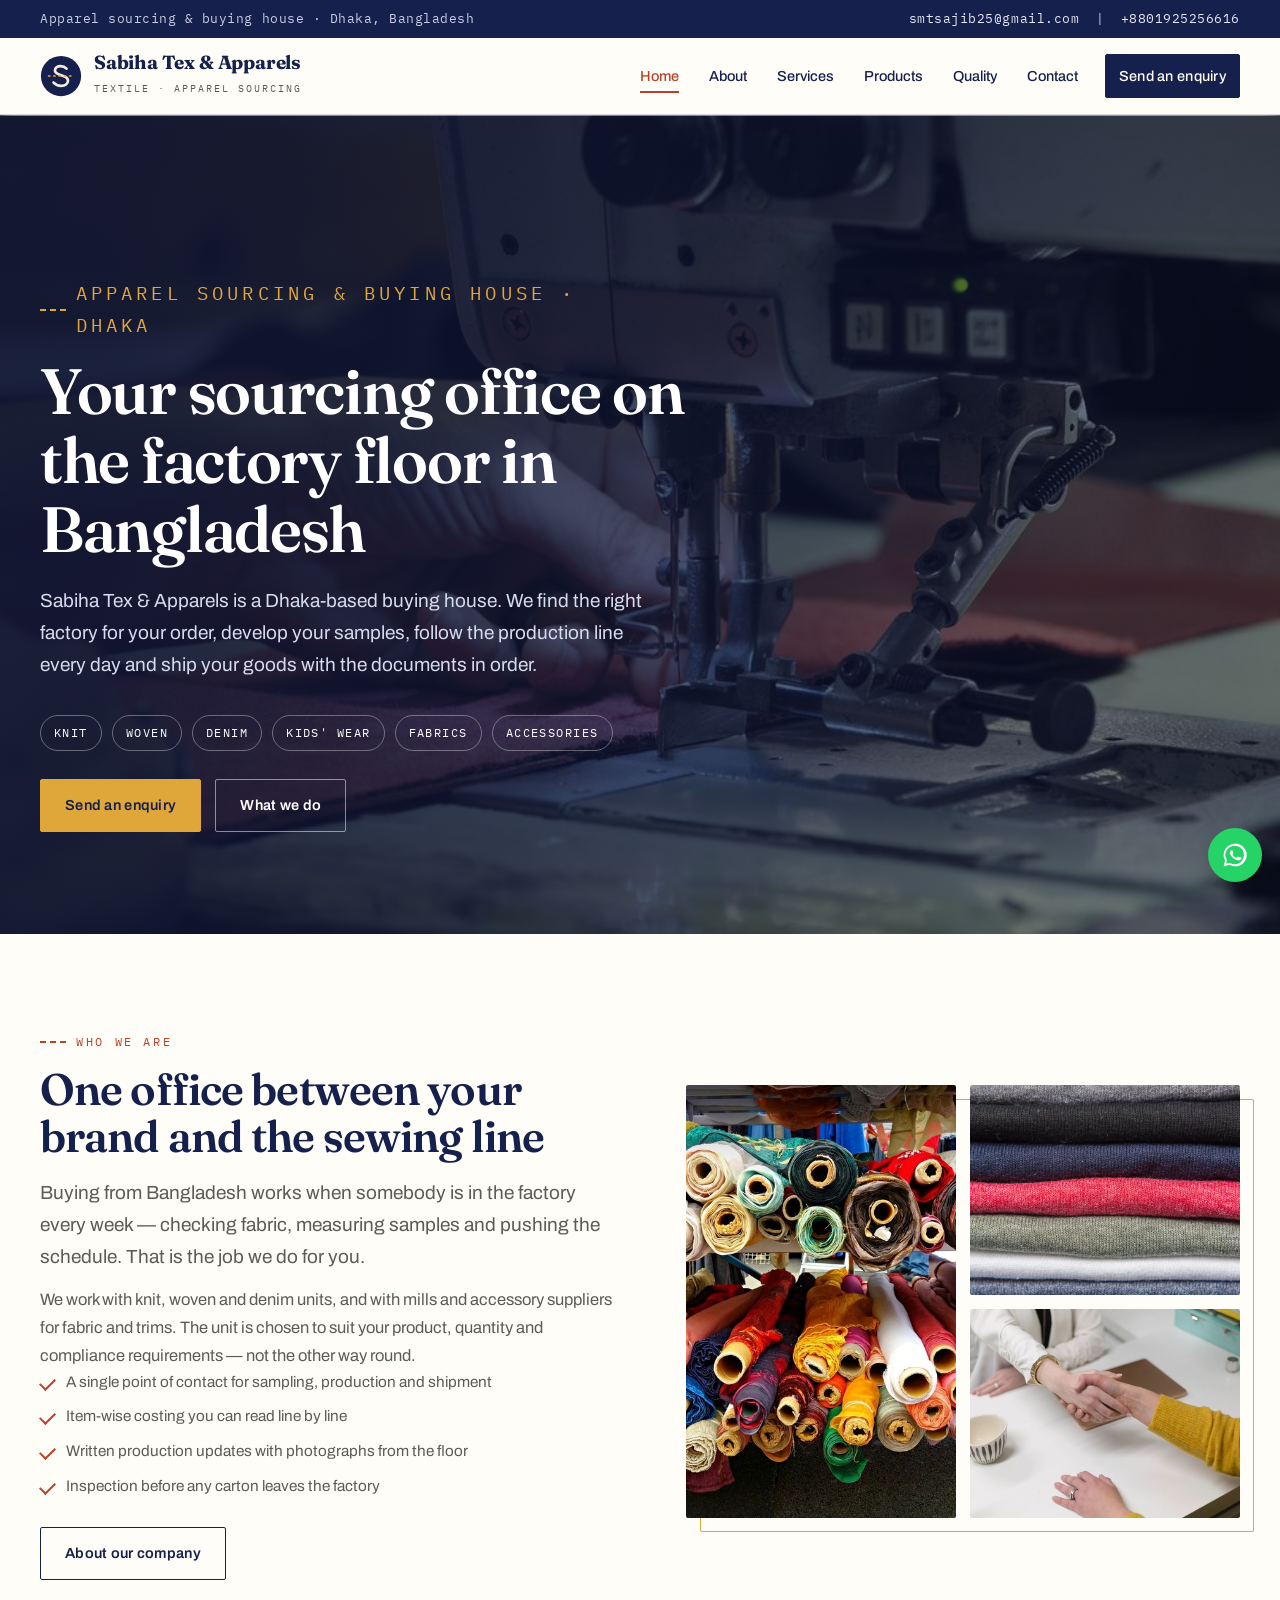
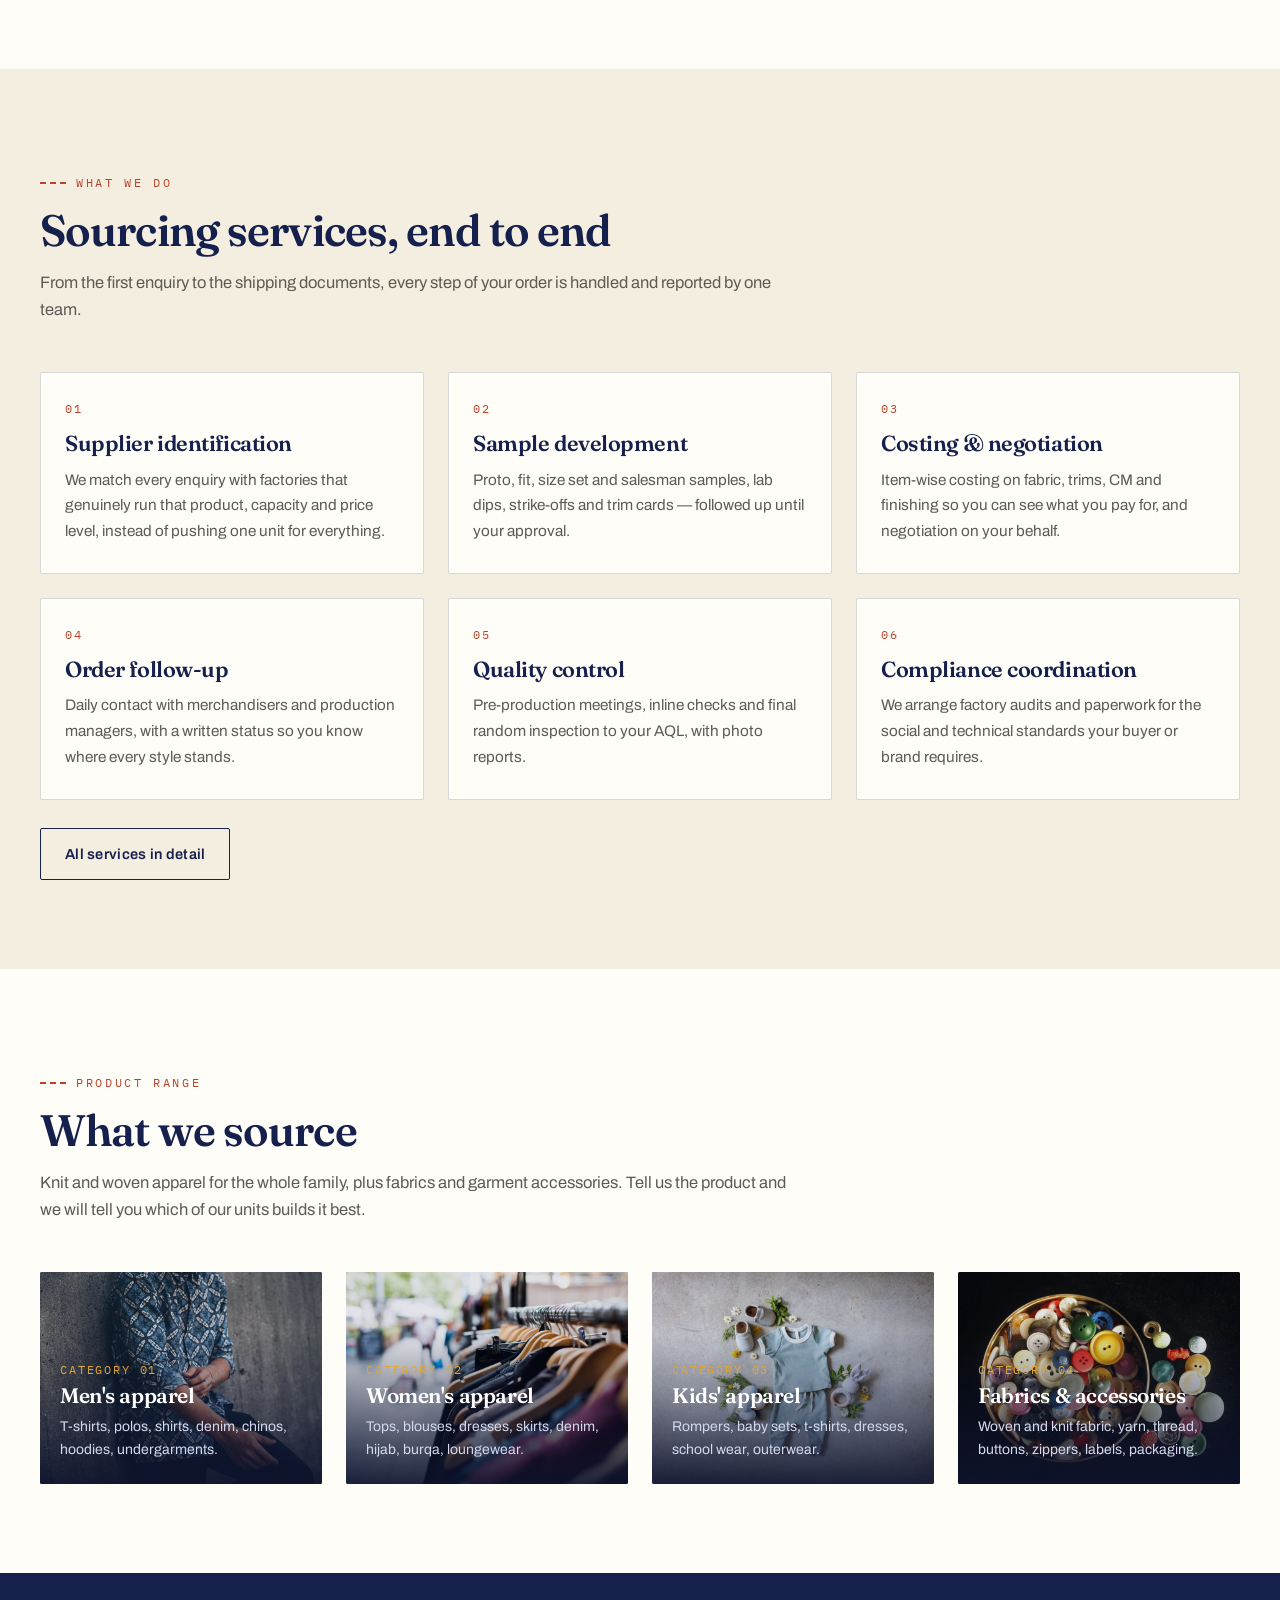
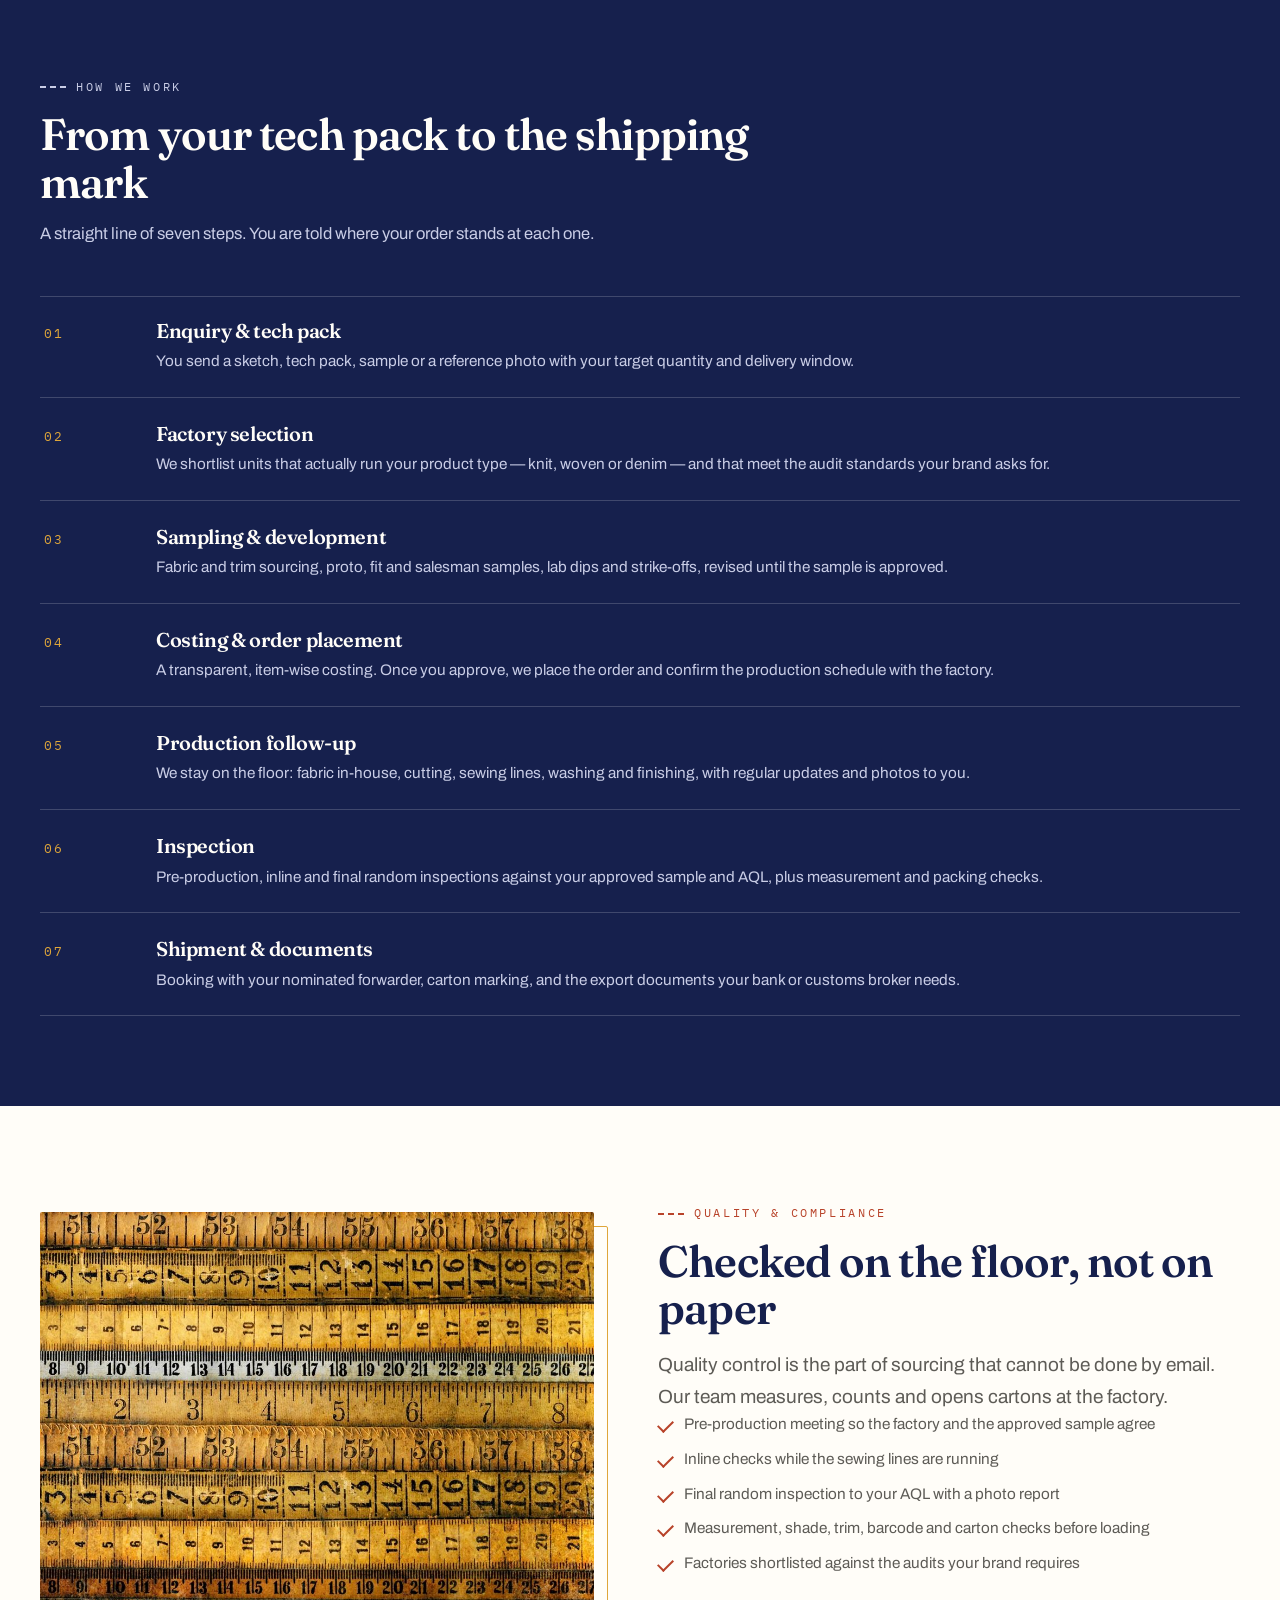
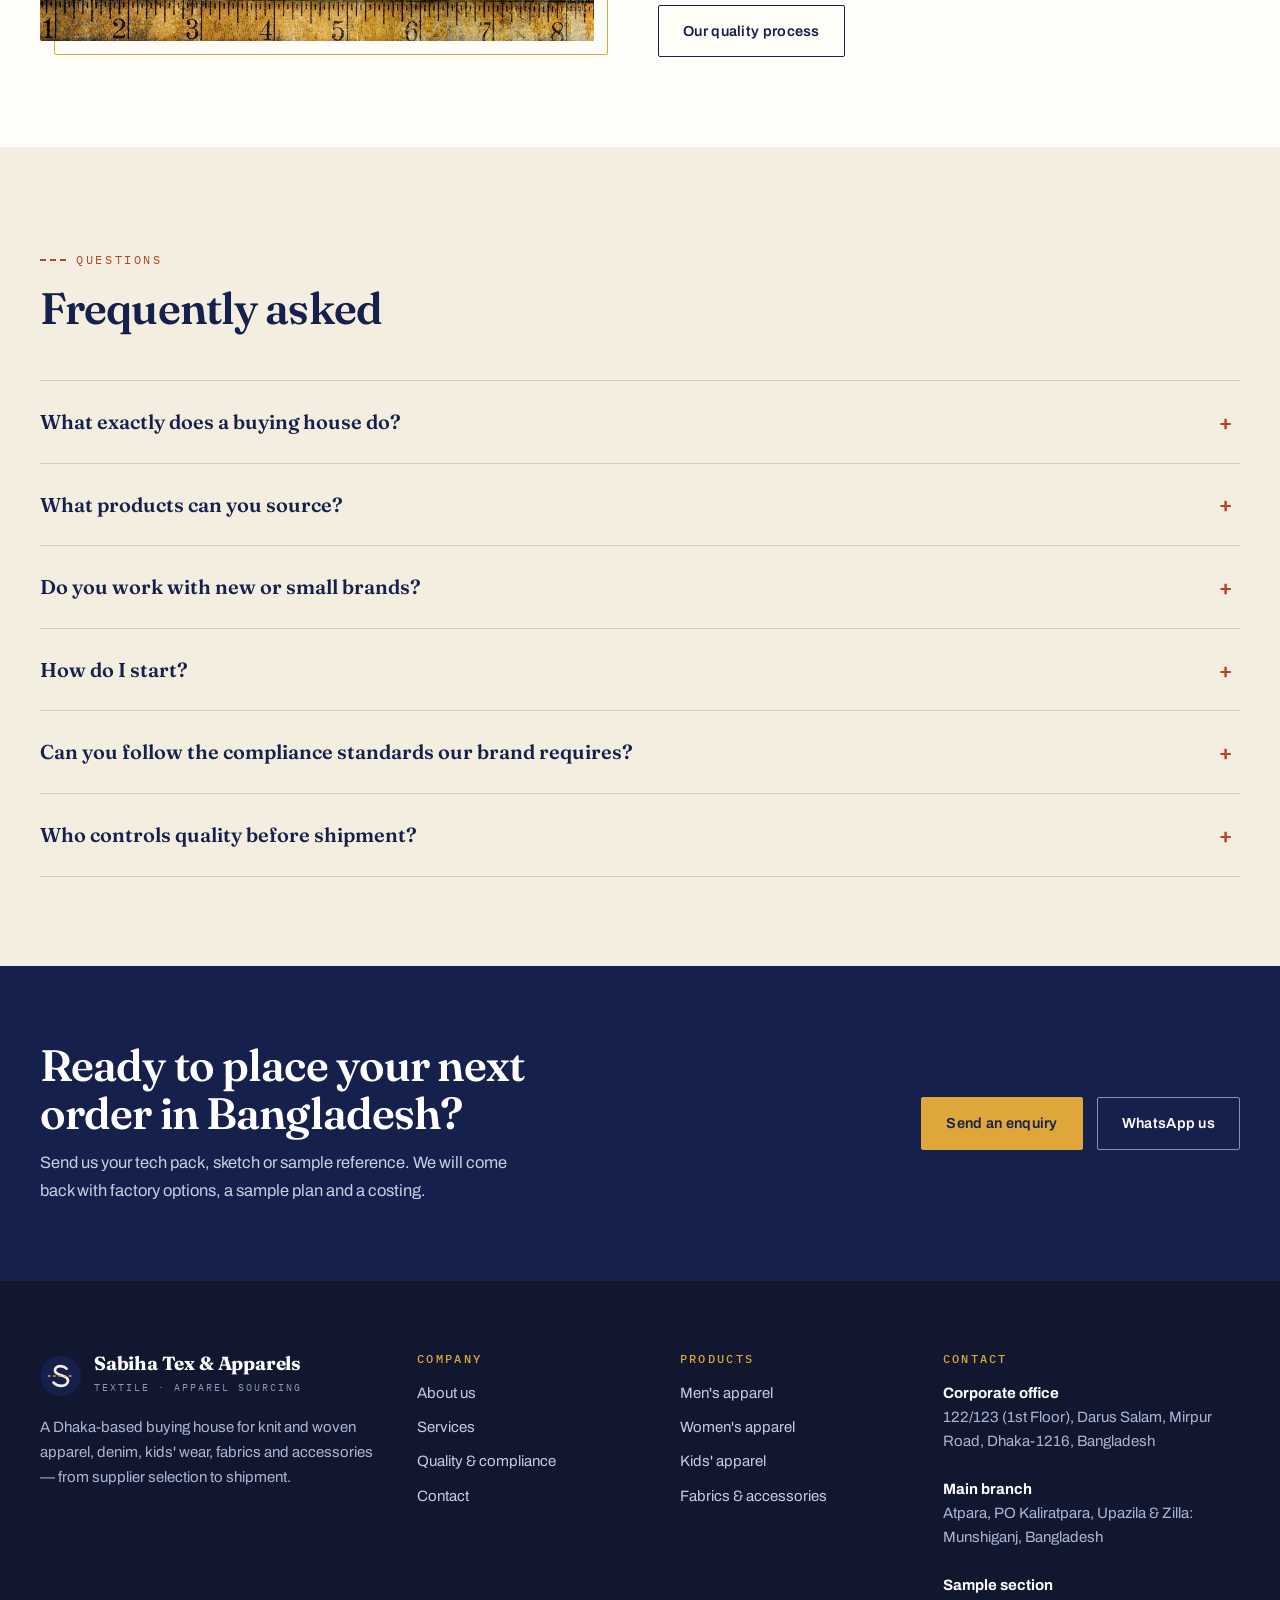
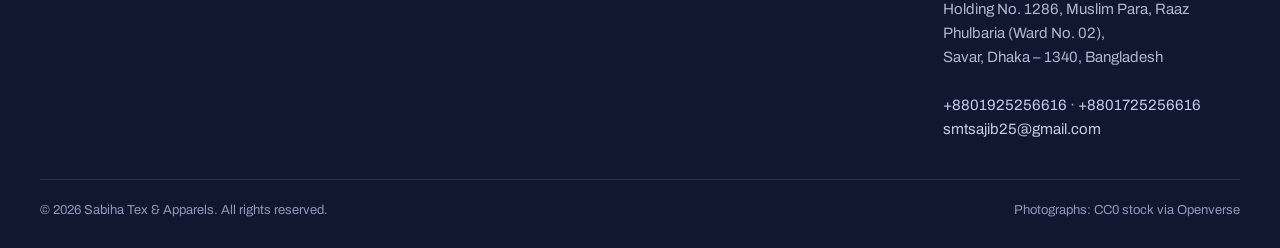
<file: index.html>
<!doctype html>
<html lang="en">
<head>
<meta charset="utf-8" />
<meta name="viewport" content="width=device-width, initial-scale=1" />
<title>Sabiha Tex & Apparels — Apparel Sourcing &amp; Buying House in Bangladesh</title>
<meta name="description" content="Sabiha Tex &amp; Apparels is a Dhaka-based apparel sourcing and buying house: supplier selection, sampling, costing, production follow-up, quality inspection and shipment for knit, woven and denim apparel, kids' wear, fabrics and accessories." />
<link rel="canonical" href="https://www.sabihatexandapparels.com/index.html" />
<meta name="theme-color" content="#16204d" />
<meta property="og:type" content="website" />
<meta property="og:site_name" content="Sabiha Tex &amp; Apparels" />
<meta property="og:title" content="Sabiha Tex & Apparels — Apparel Sourcing &amp; Buying House in Bangladesh" />
<meta property="og:description" content="Sabiha Tex &amp; Apparels is a Dhaka-based apparel sourcing and buying house: supplier selection, sampling, costing, production follow-up, quality inspection and shipment for knit, woven and denim apparel, kids' wear, fabrics and accessories." />
<meta property="og:url" content="https://www.sabihatexandapparels.com/index.html" />
<meta property="og:image" content="https://www.sabihatexandapparels.com/assets/img/hero-sewing.jpg" />
<meta name="twitter:card" content="summary_large_image" />
<link rel="icon" href="favicon.svg" type="image/svg+xml" />
<link rel="preconnect" href="https://fonts.googleapis.com" />
<link rel="preconnect" href="https://fonts.gstatic.com" crossorigin />
<link href="https://fonts.googleapis.com/css2?family=Archivo:wght@400;500;600&family=Fraunces:opsz,wght@9..144,500;9..144,600;9..144,700&family=IBM+Plex+Mono:wght@400;500&display=swap" rel="stylesheet" />
<link rel="stylesheet" href="assets/css/style.css" />
<script type="application/ld+json">
{
  "@context": "https://schema.org",
  "@type": "Organization",
  "name": "Sabiha Tex & Apparels",
  "url": "https://www.sabihatexandapparels.com/",
  "logo": "https://www.sabihatexandapparels.com/favicon.svg",
  "image": "https://www.sabihatexandapparels.com/assets/img/hero-sewing.jpg",
  "description": "Apparel and textile sourcing buying house in Dhaka, Bangladesh. Supplier selection, sampling, production follow-up, quality inspection and shipment.",
  "email": "smtsajib25@gmail.com",
  "telephone": ["+8801925256616", "+8801725256616"],
  "address": [
    {"@type": "PostalAddress", "streetAddress": "122/123 (1st Floor), Darus Salam, Mirpur Road", "addressLocality": "Dhaka", "postalCode": "1216", "addressCountry": "BD"},
    {"@type": "PostalAddress", "streetAddress": "Atpara, PO Kaliratpara", "addressLocality": "Munshiganj", "addressCountry": "BD"},
    {"@type": "PostalAddress", "streetAddress": "Holding No. 1286, Muslim Para, Raaz Phulbaria (Ward No. 02)", "addressLocality": "Savar, Dhaka", "postalCode": "1340", "addressCountry": "BD"}
  ],
  "areaServed": "Worldwide",
  "knowsAbout": ["apparel sourcing", "buying house", "knit garments", "woven garments", "denim", "kids wear", "fabrics and garment accessories"]
}
</script>
<script type="application/ld+json">
{"@context": "https://schema.org", "@type": "FAQPage", "mainEntity": [{"@type": "Question", "name": "What exactly does a buying house do?", "acceptedAnswer": {"@type": "Answer", "text": "We work on the buyer's side. You tell us what you want made; we find the right factory, develop the samples, negotiate the price, watch production on the floor, inspect the goods and get them shipped. You deal with one office in Dhaka instead of chasing several factories."}}, {"@type": "Question", "name": "What products can you source?", "acceptedAnswer": {"@type": "Answer", "text": "Knit and woven garments for men, women and kids  t-shirts, polos, shirts, jeans and denim, chinos, shorts, hoodies, undergarments, hijab and burqa, kids' rompers and outerwear  plus fabrics, yarn, trims and garment accessories."}}, {"@type": "Question", "name": "Do you work with new or small brands?", "acceptedAnswer": {"@type": "Answer", "text": "Yes. Quantities, fabric and finishing decide which factory fits, so send your details and we will tell you honestly whether we can place the order well."}}, {"@type": "Question", "name": "How do I start?", "acceptedAnswer": {"@type": "Answer", "text": "Send a tech pack, sketch, photo or physical sample with your target quantity, fabric and delivery date to smtsajib25@gmail.com or message us on WhatsApp. We reply with factory options and a sample plan."}}, {"@type": "Question", "name": "Can you follow the compliance standards our brand requires?", "acceptedAnswer": {"@type": "Answer", "text": "Yes. Tell us which audits and standards you need the factory to hold  for example BSCI, Sedex, WRAP, OEKO-TEX or GOTS  and we shortlist units accordingly and share their current certificates."}}, {"@type": "Question", "name": "Who controls quality before shipment?", "acceptedAnswer": {"@type": "Answer", "text": "Our own team inspects at the factory: pre-production, during the sewing run and a final random inspection against the approved sample and your AQL, with a written and photo report before the goods leave."}}]}
</script>
</head>
<body>
<div class="topbar">
  <div class="wrap">
    <span>Apparel sourcing &amp; buying house &middot; Dhaka, Bangladesh</span>
    <span><a href="mailto:smtsajib25@gmail.com">smtsajib25@gmail.com</a> &nbsp;|&nbsp; <a href="tel:+8801925256616">+8801925256616</a></span>
  </div>
</div>

<header class="site">
  <div class="wrap">
    <a class="brand" href="index.html" aria-label="Sabiha Tex &amp; Apparels — home">
      <svg viewBox="0 0 48 48" aria-hidden="true">
        <circle cx="24" cy="24" r="23" fill="#16204d"/>
        <path d="M15.5 31.5c2.5 2.7 5.4 3.7 8.8 3.7 4.4 0 7.7-2.3 7.7-6 0-7.3-14.9-4.8-14.9-11.5 0-2.9 2.7-4.9 6.4-4.9 2.8 0 5.1 1 6.8 2.8" fill="none" stroke="#f4eee0" stroke-width="3.1" stroke-linecap="round"/>
        <path d="M9 24h30" stroke="#dfa63a" stroke-width="1.9" stroke-dasharray="3 3"/>
      </svg>
      <span><b>Sabiha Tex &amp; Apparels</b><small>Textile &middot; Apparel Sourcing</small></span>
    </a>
    <button class="burger" aria-expanded="false" aria-controls="menu" aria-label="Menu">
      <span></span><span></span><span></span>
    </button>
    <nav class="main" id="menu">
      <a href="index.html" aria-current="page">Home</a>
      <a href="about.html">About</a>
      <a href="services.html">Services</a>
      <a href="products.html">Products</a>
      <a href="quality.html">Quality</a>
      <a href="contact.html">Contact</a>
      <a class="btn nav-cta" href="contact.html">Send an enquiry</a>
    </nav>
  </div>
</header>

<section class="hero">
  <img class="bg" src="assets/img/hero-sewing.jpg" alt="" />
  <div class="wrap">
    <p class="eyebrow light">Apparel sourcing &amp; buying house &middot; Dhaka</p>
    <h1>Your sourcing office on the factory floor in Bangladesh</h1>
    <p>Sabiha Tex &amp; Apparels is a Dhaka-based buying house. We find the right factory for your order, develop your samples, follow the production line every day and ship your goods with the documents in order.</p>
    <div class="chips"><span>Knit</span><span>Woven</span><span>Denim</span><span>Kids' wear</span><span>Fabrics</span><span>Accessories</span></div>
    <div class="btn-row"><a class="btn light" href="contact.html">Send an enquiry</a><a class="btn outline-light" href="services.html">What we do</a></div>
  </div>
</section>

<section class="section">
  <div class="wrap split">
    <div class="reveal">
      <p class="eyebrow">Who we are</p>
      <h2>One office between your brand and the sewing line</h2>
      <p class="lede" style="margin-top:16px">Buying from Bangladesh works when somebody is in the factory every week &mdash; checking fabric, measuring samples and pushing the schedule. That is the job we do for you.</p>
      <p style="margin-top:14px">We work with knit, woven and denim units, and with mills and accessory suppliers for fabric and trims. The unit is chosen to suit your product, quantity and compliance requirements &mdash; not the other way round.</p>
      <ul class="ticks"><li>A single point of contact for sampling, production and shipment</li><li>Item-wise costing you can read line by line</li><li>Written production updates with photographs from the floor</li><li>Inspection before any carton leaves the factory</li></ul>
      <div class="btn-row"><a class="btn ghost" href="about.html">About our company</a></div>
    </div>
    <figure class="reveal">
      <div class="stack-img">
        <img src="assets/img/fabric-rolls.jpg" alt="Rolls of fabric stacked in a textile warehouse" loading="lazy" />
        <img src="assets/img/tshirts-folded.jpg" alt="Stack of folded t-shirts" loading="lazy" />
        <img src="assets/img/handshake.jpg" alt="Two people shaking hands over a meeting table" loading="lazy" />
      </div>
    </figure>
  </div>
</section>

<section class="section tint">
  <div class="wrap">
    <div class="section-head reveal">
      <p class="eyebrow">What we do</p>
      <h2>Sourcing services, end to end</h2>
      <p>From the first enquiry to the shipping documents, every step of your order is handled and reported by one team.</p>
    </div>
    <div class="grid g3">
  <article class="card reveal" style="transition-delay:70ms">
    <span class="num">01</span>
    <h3>Supplier identification</h3>
    <p>We match every enquiry with factories that genuinely run that product, capacity and price level, instead of pushing one unit for everything.</p>
  </article>
  <article class="card reveal" style="transition-delay:140ms">
    <span class="num">02</span>
    <h3>Sample development</h3>
    <p>Proto, fit, size set and salesman samples, lab dips, strike-offs and trim cards &mdash; followed up until your approval.</p>
  </article>
  <article class="card reveal" style="transition-delay:210ms">
    <span class="num">03</span>
    <h3>Costing &amp; negotiation</h3>
    <p>Item-wise costing on fabric, trims, CM and finishing so you can see what you pay for, and negotiation on your behalf.</p>
  </article>
  <article class="card reveal" style="transition-delay:0ms">
    <span class="num">04</span>
    <h3>Order follow-up</h3>
    <p>Daily contact with merchandisers and production managers, with a written status so you know where every style stands.</p>
  </article>
  <article class="card reveal" style="transition-delay:70ms">
    <span class="num">05</span>
    <h3>Quality control</h3>
    <p>Pre-production meetings, inline checks and final random inspection to your AQL, with photo reports.</p>
  </article>
  <article class="card reveal" style="transition-delay:140ms">
    <span class="num">06</span>
    <h3>Compliance coordination</h3>
    <p>We arrange factory audits and paperwork for the social and technical standards your buyer or brand requires.</p>
  </article>
</div>
    <div class="btn-row"><a class="btn ghost" href="services.html">All services in detail</a></div>
  </div>
</section>

<section class="section">
  <div class="wrap">
    <div class="section-head reveal">
      <p class="eyebrow">Product range</p>
      <h2>What we source</h2>
      <p>Knit and woven apparel for the whole family, plus fabrics and garment accessories. Tell us the product and we will tell you which of our units builds it best.</p>
    </div>
    <div class="grid g4">
  <a class="mcard reveal" style="transition-delay:0ms" href="mens.html">
    <img src="assets/img/mens-model.jpg" alt="Men's apparel" loading="lazy" />
    <div class="cap"><span>Category 01</span><h3>Men's apparel</h3><p>T-shirts, polos, shirts, denim, chinos, hoodies, undergarments.</p></div>
  </a>
  <a class="mcard reveal" style="transition-delay:80ms" href="womens.html">
    <img src="assets/img/womens-hangers.jpg" alt="Women's apparel" loading="lazy" />
    <div class="cap"><span>Category 02</span><h3>Women's apparel</h3><p>Tops, blouses, dresses, skirts, denim, hijab, burqa, loungewear.</p></div>
  </a>
  <a class="mcard reveal" style="transition-delay:160ms" href="kids.html">
    <img src="assets/img/kids-baby.jpg" alt="Kids' apparel" loading="lazy" />
    <div class="cap"><span>Category 03</span><h3>Kids' apparel</h3><p>Rompers, baby sets, t-shirts, dresses, school wear, outerwear.</p></div>
  </a>
  <a class="mcard reveal" style="transition-delay:240ms" href="fabrics-accessories.html">
    <img src="assets/img/trims.jpg" alt="Fabrics &amp; accessories" loading="lazy" />
    <div class="cap"><span>Category 04</span><h3>Fabrics &amp; accessories</h3><p>Woven and knit fabric, yarn, thread, buttons, zippers, labels, packaging.</p></div>
  </a>
</div>
  </div>
</section>

<section class="section ink">
  <div class="wrap">
    <div class="section-head reveal">
      <p class="eyebrow light">How we work</p>
      <h2>From your tech pack to the shipping mark</h2>
      <p>A straight line of seven steps. You are told where your order stands at each one.</p>
    </div>
    <ol class="steps">
  <li class="reveal"><span class="idx">01</span><div><h3>Enquiry &amp; tech pack</h3><p>You send a sketch, tech pack, sample or a reference photo with your target quantity and delivery window.</p></div></li>
  <li class="reveal"><span class="idx">02</span><div><h3>Factory selection</h3><p>We shortlist units that actually run your product type &mdash; knit, woven or denim &mdash; and that meet the audit standards your brand asks for.</p></div></li>
  <li class="reveal"><span class="idx">03</span><div><h3>Sampling &amp; development</h3><p>Fabric and trim sourcing, proto, fit and salesman samples, lab dips and strike-offs, revised until the sample is approved.</p></div></li>
  <li class="reveal"><span class="idx">04</span><div><h3>Costing &amp; order placement</h3><p>A transparent, item-wise costing. Once you approve, we place the order and confirm the production schedule with the factory.</p></div></li>
  <li class="reveal"><span class="idx">05</span><div><h3>Production follow-up</h3><p>We stay on the floor: fabric in-house, cutting, sewing lines, washing and finishing, with regular updates and photos to you.</p></div></li>
  <li class="reveal"><span class="idx">06</span><div><h3>Inspection</h3><p>Pre-production, inline and final random inspections against your approved sample and AQL, plus measurement and packing checks.</p></div></li>
  <li class="reveal"><span class="idx">07</span><div><h3>Shipment &amp; documents</h3><p>Booking with your nominated forwarder, carton marking, and the export documents your bank or customs broker needs.</p></div></li>
</ol>
  </div>
</section>

<section class="section">
  <div class="wrap split rev">
    <div class="reveal">
      <p class="eyebrow">Quality &amp; compliance</p>
      <h2>Checked on the floor, not on paper</h2>
      <p class="lede" style="margin-top:16px">Quality control is the part of sourcing that cannot be done by email. Our team measures, counts and opens cartons at the factory.</p>
      <ul class="ticks"><li>Pre-production meeting so the factory and the approved sample agree</li><li>Inline checks while the sewing lines are running</li><li>Final random inspection to your AQL with a photo report</li><li>Measurement, shade, trim, barcode and carton checks before loading</li><li>Factories shortlisted against the audits your brand requires</li></ul>
      <div class="btn-row"><a class="btn ghost" href="quality.html">Our quality process</a></div>
    </div>
    <figure class="reveal"><img src="assets/img/measuring.jpg" alt="Measuring tapes used for garment inspection" loading="lazy" /></figure>
  </div>
</section>

<section class="section tint">
  <div class="wrap">
    <div class="section-head reveal">
      <p class="eyebrow">Questions</p>
      <h2>Frequently asked</h2>
    </div>
    <div class="faq">
  <details><summary>What exactly does a buying house do?</summary><p>We work on the buyer's side. You tell us what you want made; we find the right factory, develop the samples, negotiate the price, watch production on the floor, inspect the goods and get them shipped. You deal with one office in Dhaka instead of chasing several factories.</p></details>
  <details><summary>What products can you source?</summary><p>Knit and woven garments for men, women and kids &mdash; t-shirts, polos, shirts, jeans and denim, chinos, shorts, hoodies, undergarments, hijab and burqa, kids' rompers and outerwear &mdash; plus fabrics, yarn, trims and garment accessories.</p></details>
  <details><summary>Do you work with new or small brands?</summary><p>Yes. Quantities, fabric and finishing decide which factory fits, so send your details and we will tell you honestly whether we can place the order well.</p></details>
  <details><summary>How do I start?</summary><p>Send a tech pack, sketch, photo or physical sample with your target quantity, fabric and delivery date to smtsajib25@gmail.com or message us on WhatsApp. We reply with factory options and a sample plan.</p></details>
  <details><summary>Can you follow the compliance standards our brand requires?</summary><p>Yes. Tell us which audits and standards you need the factory to hold &mdash; for example BSCI, Sedex, WRAP, OEKO-TEX or GOTS &mdash; and we shortlist units accordingly and share their current certificates.</p></details>
  <details><summary>Who controls quality before shipment?</summary><p>Our own team inspects at the factory: pre-production, during the sewing run and a final random inspection against the approved sample and your AQL, with a written and photo report before the goods leave.</p></details>
</div>
  </div>
</section>

<section class="cta-band">
  <div class="wrap reveal">
    <div>
      <h2>Ready to place your next order in Bangladesh?</h2>
      <p>Send us your tech pack, sketch or sample reference. We will come back with factory options, a sample plan and a costing.</p>
    </div>
    <div class="btn-row" style="margin:0">
      <a class="btn light" href="contact.html">Send an enquiry</a>
      <a class="btn outline-light" href="https://wa.me/8801925256616" target="_blank" rel="noopener">WhatsApp us</a>
    </div>
  </div>
</section>

<footer class="site">
  <div class="wrap">
    <div class="cols">
      <div>
        <a class="brand" href="index.html" style="margin-bottom:16px">
          <svg viewBox="0 0 48 48" aria-hidden="true">
        <circle cx="24" cy="24" r="23" fill="#16204d"/>
        <path d="M15.5 31.5c2.5 2.7 5.4 3.7 8.8 3.7 4.4 0 7.7-2.3 7.7-6 0-7.3-14.9-4.8-14.9-11.5 0-2.9 2.7-4.9 6.4-4.9 2.8 0 5.1 1 6.8 2.8" fill="none" stroke="#f4eee0" stroke-width="3.1" stroke-linecap="round"/>
        <path d="M9 24h30" stroke="#dfa63a" stroke-width="1.9" stroke-dasharray="3 3"/>
      </svg>
          <span><b>Sabiha Tex &amp; Apparels</b><small>Textile &middot; Apparel Sourcing</small></span>
        </a>
        <p style="color:#aeb5d4;max-width:38ch">A Dhaka-based buying house for knit and woven apparel, denim, kids' wear, fabrics and accessories — from supplier selection to shipment.</p>
      </div>
      <div>
        <h4>Company</h4>
        <ul>
          <li><a href="about.html">About us</a></li>
          <li><a href="services.html">Services</a></li>
          <li><a href="quality.html">Quality &amp; compliance</a></li>
          <li><a href="contact.html">Contact</a></li>
        </ul>
      </div>
      <div>
        <h4>Products</h4>
        <ul>
          <li><a href="mens.html">Men's apparel</a></li>
          <li><a href="womens.html">Women's apparel</a></li>
          <li><a href="kids.html">Kids' apparel</a></li>
          <li><a href="fabrics-accessories.html">Fabrics &amp; accessories</a></li>
        </ul>
      </div>
      <div>
        <h4>Contact</h4>
        <address>
          <strong style="color:#fff">Corporate office</strong><br />
          122/123 (1st Floor), Darus Salam, Mirpur Road, Dhaka-1216, Bangladesh<br /><br />
          <strong style="color:#fff">Main branch</strong><br />
          Atpara, PO Kaliratpara, Upazila &amp; Zilla: Munshiganj, Bangladesh<br /><br />
          <strong style="color:#fff">Sample section</strong><br />
          Holding No. 1286, Muslim Para, Raaz Phulbaria (Ward No. 02),<br />Savar, Dhaka &ndash; 1340, Bangladesh<br /><br />
          <a href="tel:+8801925256616">+8801925256616</a> &middot; <a href="tel:+8801725256616">+8801725256616</a><br />
          <a href="mailto:smtsajib25@gmail.com">smtsajib25@gmail.com</a>
        </address>
      </div>
    </div>
    <div class="foot-bottom">
      <span>&copy; <span id="yr">2026</span> Sabiha Tex &amp; Apparels. All rights reserved.</span>
      <span>Photographs: CC0 stock via Openverse</span>
    </div>
  </div>
</footer>

<a class="float-wa" href="https://wa.me/8801925256616" target="_blank" rel="noopener" aria-label="Chat on WhatsApp"><svg viewBox="0 0 32 32" aria-hidden="true"><path d="M16 3C8.8 3 3 8.8 3 16c0 2.3.6 4.5 1.7 6.4L3 29l6.8-1.8A13 13 0 1 0 16 3zm0 23.6c-2.1 0-4.1-.6-5.9-1.6l-.4-.2-4 1 1.1-3.9-.3-.4A10.6 10.6 0 1 1 16 26.6zm5.8-7.9c-.3-.2-1.9-.9-2.2-1-.3-.1-.5-.2-.7.2-.2.3-.8 1-.9 1.2-.2.2-.3.2-.6.1-1.8-.9-3-1.6-4.2-3.6-.3-.5.3-.5.9-1.6.1-.2 0-.4 0-.6l-.9-2.2c-.2-.6-.5-.5-.7-.5h-.6c-.2 0-.6.1-.9.4-1.2 1.2-1.2 2.9-.1 4.6 1.1 1.7 2.4 3.9 5.9 5.4 2.3 1 3.2 1.1 4.3.9.7-.1 1.9-.8 2.2-1.6.3-.8.3-1.4.2-1.6-.1-.1-.3-.2-.6-.3z"/></svg></a>
<script src="assets/js/site.js"></script>
</body>
</html>
</file>
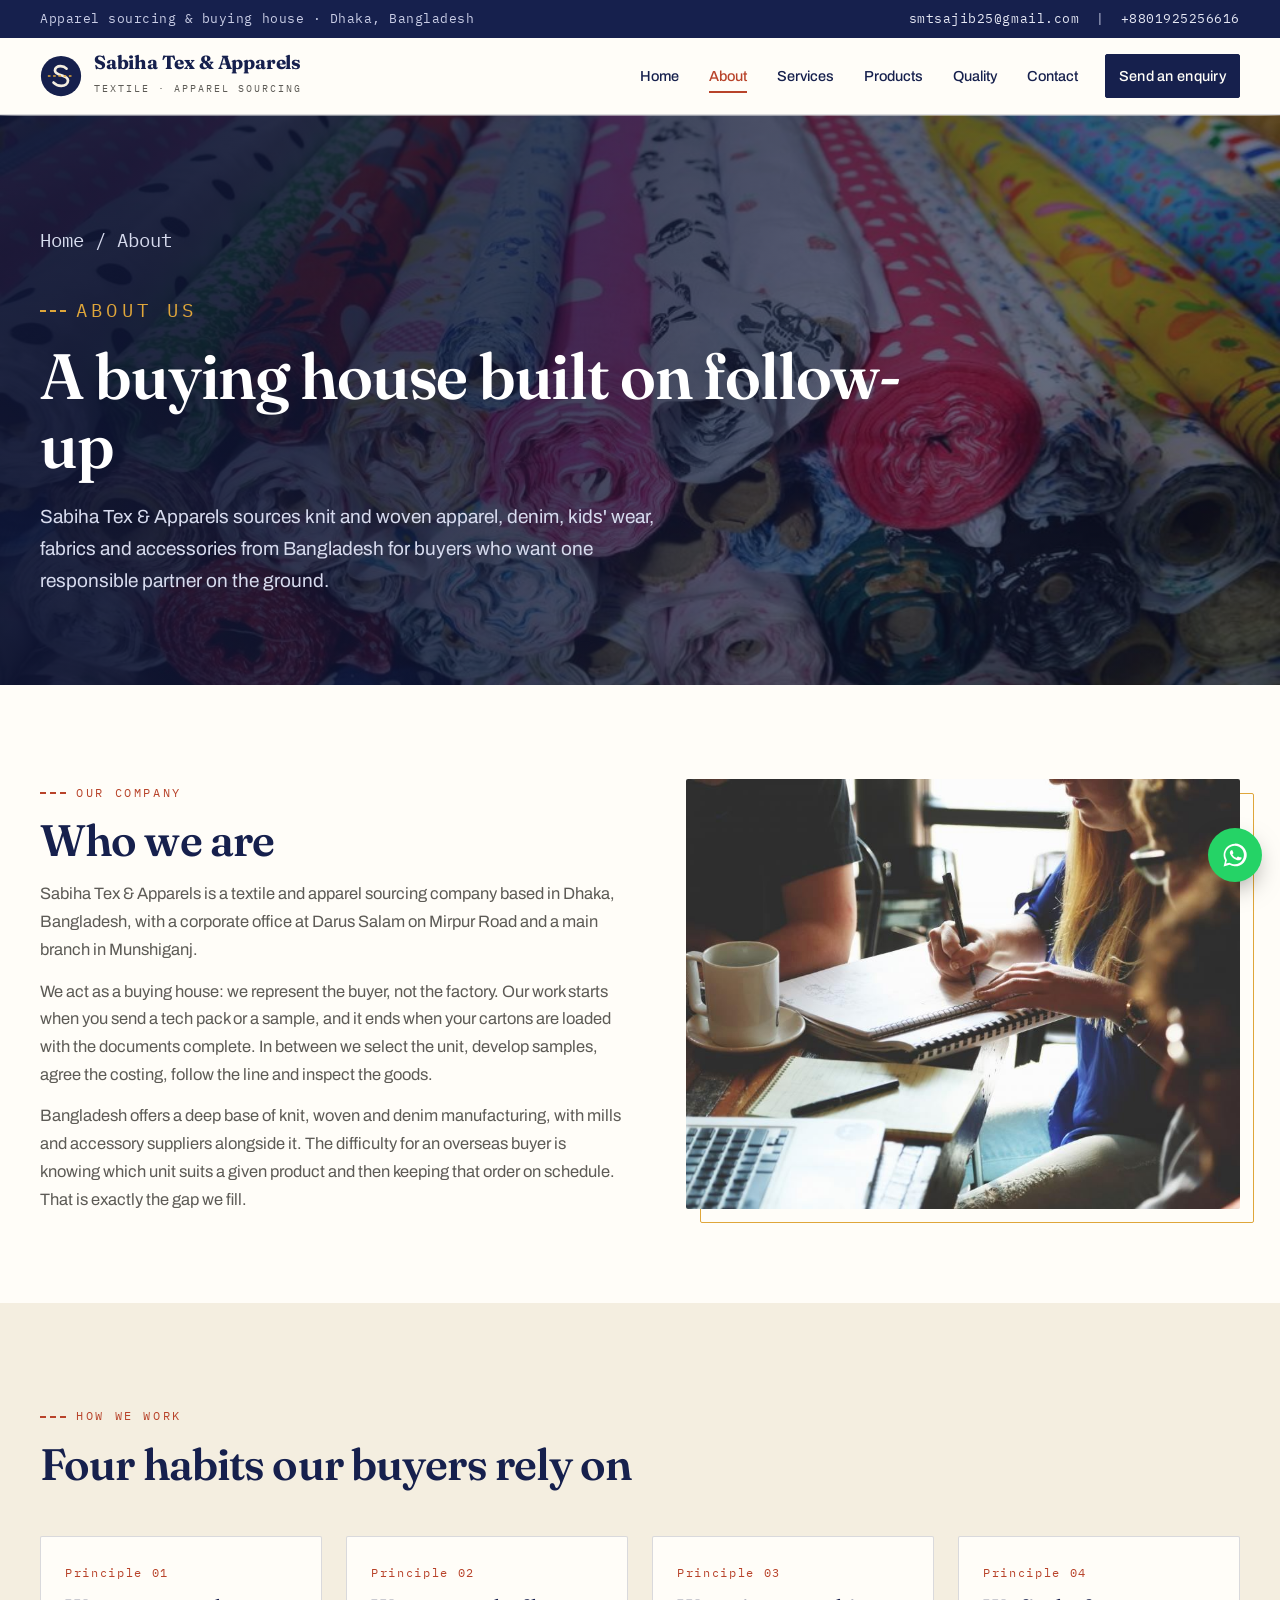
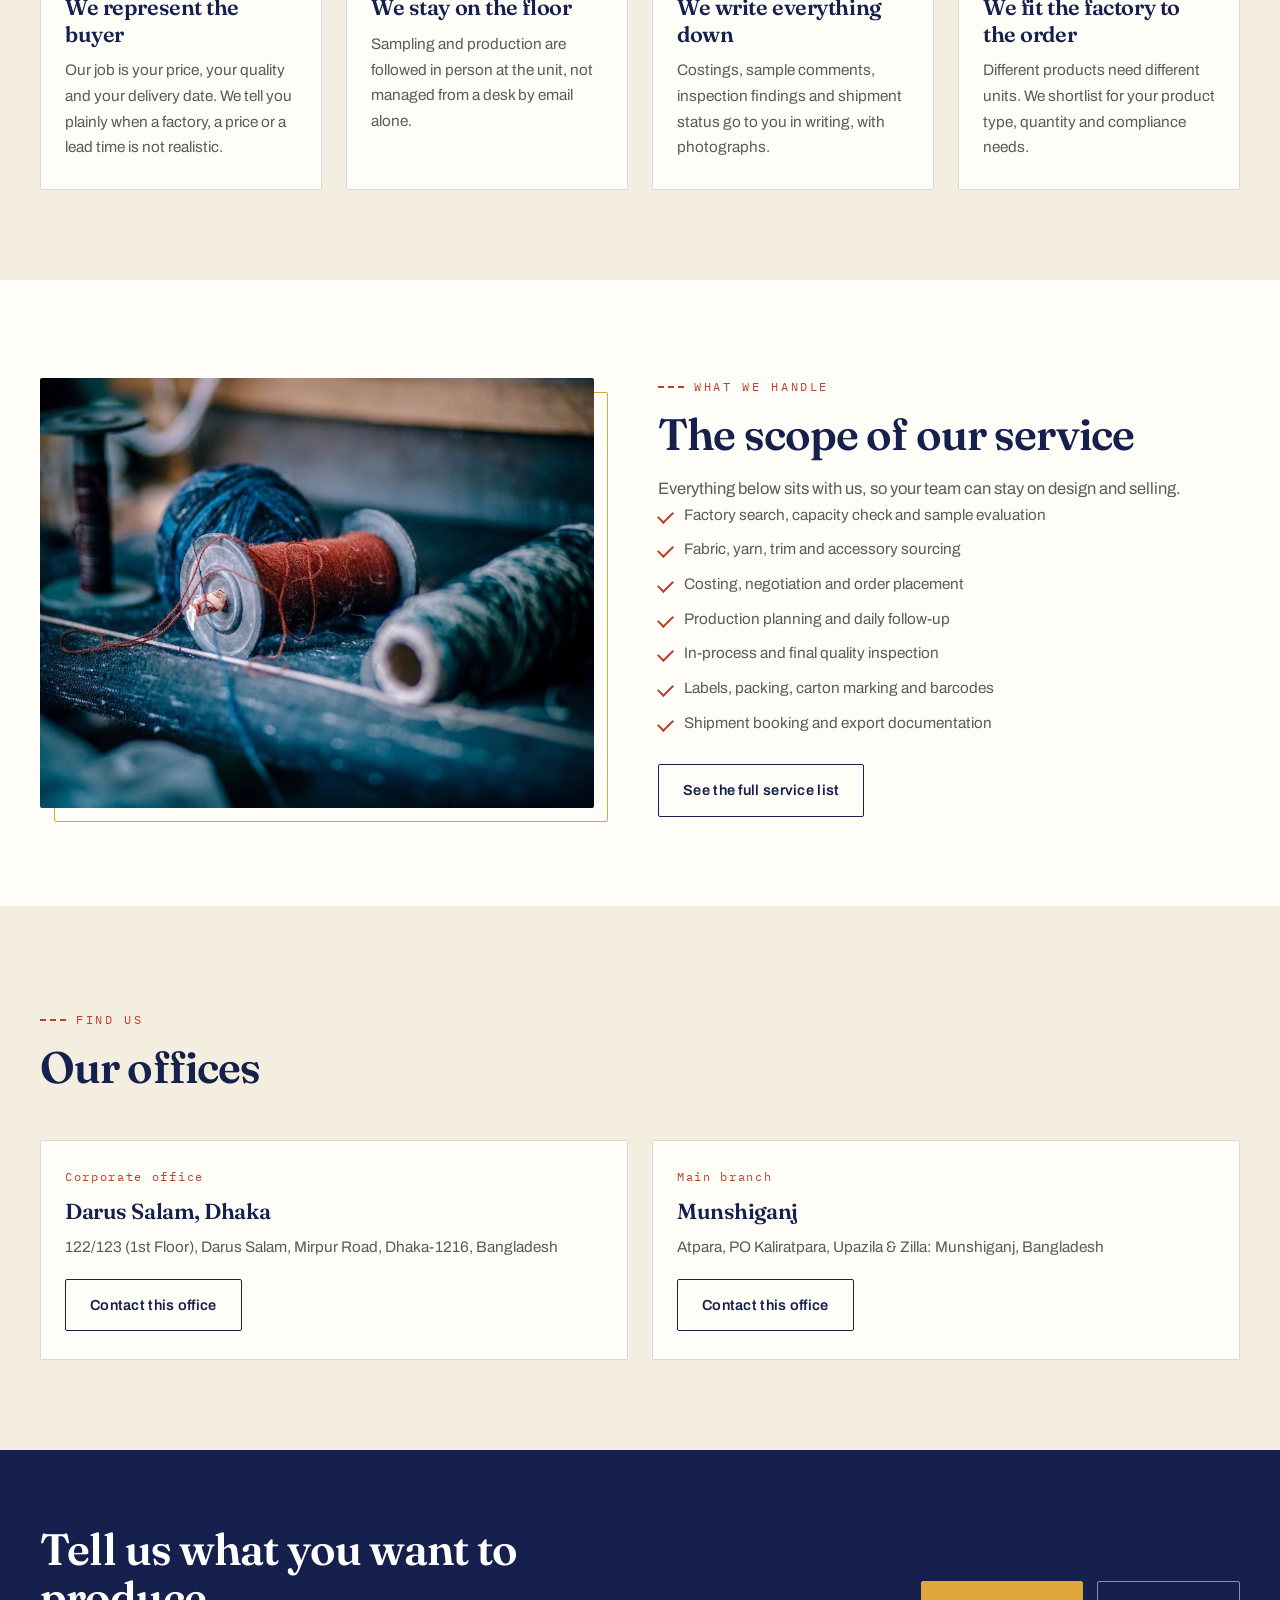
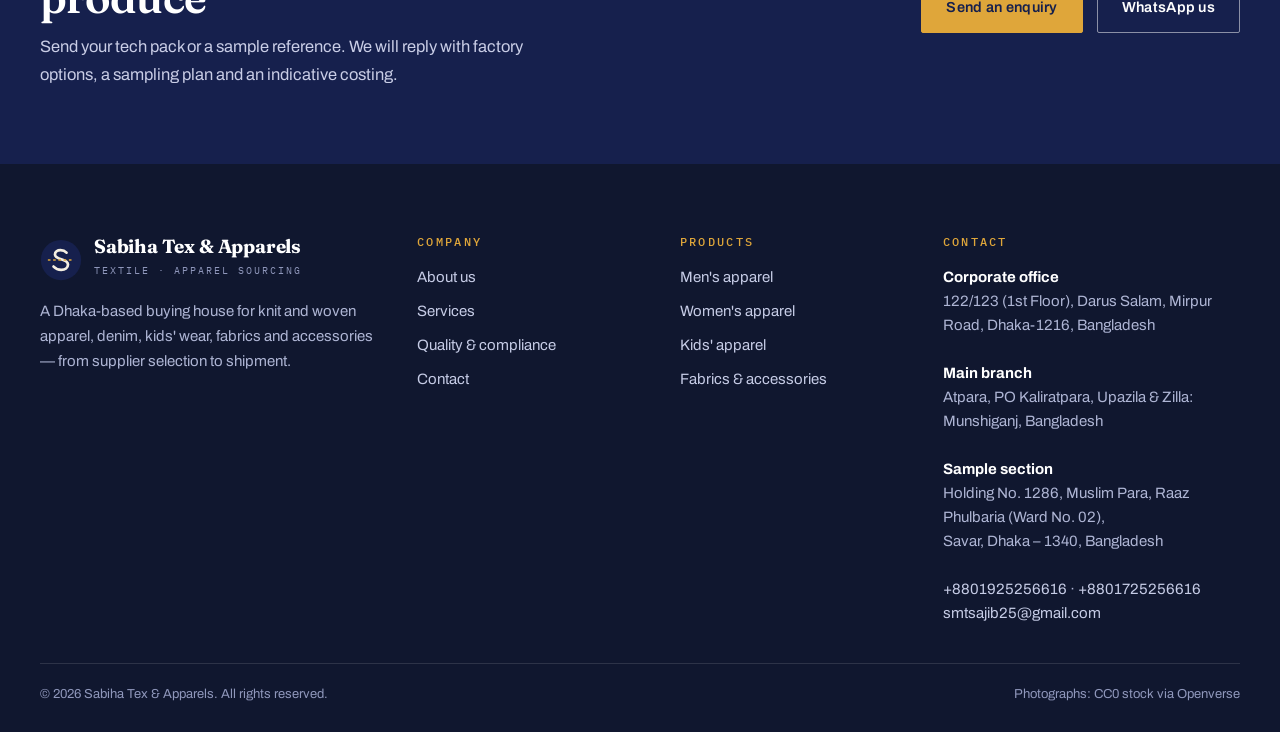
<file: about.html>
<!doctype html>
<html lang="en">
<head>
<meta charset="utf-8" />
<meta name="viewport" content="width=device-width, initial-scale=1" />
<title>About Us — Sabiha Tex &amp; Apparels</title>
<meta name="description" content="A textile and apparel buying house in Dhaka, Bangladesh, representing overseas buyers from factory selection through to shipment." />
<link rel="canonical" href="https://www.sabihatexandapparels.com/about.html" />
<meta name="theme-color" content="#16204d" />
<meta property="og:type" content="website" />
<meta property="og:site_name" content="Sabiha Tex &amp; Apparels" />
<meta property="og:title" content="About Us — Sabiha Tex &amp; Apparels" />
<meta property="og:description" content="A textile and apparel buying house in Dhaka, Bangladesh, representing overseas buyers from factory selection through to shipment." />
<meta property="og:url" content="https://www.sabihatexandapparels.com/about.html" />
<meta property="og:image" content="https://www.sabihatexandapparels.com/assets/img/hero-sewing.jpg" />
<meta name="twitter:card" content="summary_large_image" />
<link rel="icon" href="favicon.svg" type="image/svg+xml" />
<link rel="preconnect" href="https://fonts.googleapis.com" />
<link rel="preconnect" href="https://fonts.gstatic.com" crossorigin />
<link href="https://fonts.googleapis.com/css2?family=Archivo:wght@400;500;600&family=Fraunces:opsz,wght@9..144,500;9..144,600;9..144,700&family=IBM+Plex+Mono:wght@400;500&display=swap" rel="stylesheet" />
<link rel="stylesheet" href="assets/css/style.css" />
</head>
<body>
<div class="topbar">
  <div class="wrap">
    <span>Apparel sourcing &amp; buying house &middot; Dhaka, Bangladesh</span>
    <span><a href="mailto:smtsajib25@gmail.com">smtsajib25@gmail.com</a> &nbsp;|&nbsp; <a href="tel:+8801925256616">+8801925256616</a></span>
  </div>
</div>

<header class="site">
  <div class="wrap">
    <a class="brand" href="index.html" aria-label="Sabiha Tex &amp; Apparels — home">
      <svg viewBox="0 0 48 48" aria-hidden="true">
        <circle cx="24" cy="24" r="23" fill="#16204d"/>
        <path d="M15.5 31.5c2.5 2.7 5.4 3.7 8.8 3.7 4.4 0 7.7-2.3 7.7-6 0-7.3-14.9-4.8-14.9-11.5 0-2.9 2.7-4.9 6.4-4.9 2.8 0 5.1 1 6.8 2.8" fill="none" stroke="#f4eee0" stroke-width="3.1" stroke-linecap="round"/>
        <path d="M9 24h30" stroke="#dfa63a" stroke-width="1.9" stroke-dasharray="3 3"/>
      </svg>
      <span><b>Sabiha Tex &amp; Apparels</b><small>Textile &middot; Apparel Sourcing</small></span>
    </a>
    <button class="burger" aria-expanded="false" aria-controls="menu" aria-label="Menu">
      <span></span><span></span><span></span>
    </button>
    <nav class="main" id="menu">
      <a href="index.html">Home</a>
      <a href="about.html" aria-current="page">About</a>
      <a href="services.html">Services</a>
      <a href="products.html">Products</a>
      <a href="quality.html">Quality</a>
      <a href="contact.html">Contact</a>
      <a class="btn nav-cta" href="contact.html">Send an enquiry</a>
    </nav>
  </div>
</header>

<section class="hero compact">
  <img class="bg" src="assets/img/fabric-store.jpg" alt="" />
  <div class="wrap">
    <p class="crumbs"><a href="index.html">Home</a> / About</p>
    <p class="eyebrow light">About us</p>
    <h1>A buying house built on follow-up</h1>
    <p>Sabiha Tex &amp; Apparels sources knit and woven apparel, denim, kids' wear, fabrics and accessories from Bangladesh for buyers who want one responsible partner on the ground.</p>
    
  </div>
</section>

<section class="section">
  <div class="wrap split">
    <div class="reveal">
      <p class="eyebrow">Our company</p>
      <h2>Who we are</h2>
      <p style="margin-top:16px">Sabiha Tex &amp; Apparels is a textile and apparel sourcing company based in Dhaka, Bangladesh, with a corporate office at Darus Salam on Mirpur Road and a main branch in Munshiganj.</p>
      <p style="margin-top:14px">We act as a buying house: we represent the buyer, not the factory. Our work starts when you send a tech pack or a sample, and it ends when your cartons are loaded with the documents complete. In between we select the unit, develop samples, agree the costing, follow the line and inspect the goods.</p>
      <p style="margin-top:14px">Bangladesh offers a deep base of knit, woven and denim manufacturing, with mills and accessory suppliers alongside it. The difficulty for an overseas buyer is knowing which unit suits a given product and then keeping that order on schedule. That is exactly the gap we fill.</p>
    </div>
    <figure class="reveal"><img src="assets/img/team-meeting.jpg" alt="Team reviewing an order at a meeting table" loading="lazy" /></figure>
  </div>
</section>

<section class="section tint">
  <div class="wrap">
    <div class="section-head reveal">
      <p class="eyebrow">How we work</p>
      <h2>Four habits our buyers rely on</h2>
    </div>
    <div class="grid g4">
  <article class="card reveal" style="transition-delay:70ms">
    <span class="num">Principle 01</span>
    <h3>We represent the buyer</h3>
    <p>Our job is your price, your quality and your delivery date. We tell you plainly when a factory, a price or a lead time is not realistic.</p>
  </article>
  <article class="card reveal" style="transition-delay:140ms">
    <span class="num">Principle 02</span>
    <h3>We stay on the floor</h3>
    <p>Sampling and production are followed in person at the unit, not managed from a desk by email alone.</p>
  </article>
  <article class="card reveal" style="transition-delay:210ms">
    <span class="num">Principle 03</span>
    <h3>We write everything down</h3>
    <p>Costings, sample comments, inspection findings and shipment status go to you in writing, with photographs.</p>
  </article>
  <article class="card reveal" style="transition-delay:0ms">
    <span class="num">Principle 04</span>
    <h3>We fit the factory to the order</h3>
    <p>Different products need different units. We shortlist for your product type, quantity and compliance needs.</p>
  </article>
</div>
  </div>
</section>

<section class="section">
  <div class="wrap split rev">
    <div class="reveal">
      <p class="eyebrow">What we handle</p>
      <h2>The scope of our service</h2>
      <p style="margin-top:16px">Everything below sits with us, so your team can stay on design and selling.</p>
      <ul class="ticks"><li>Factory search, capacity check and sample evaluation</li><li>Fabric, yarn, trim and accessory sourcing</li><li>Costing, negotiation and order placement</li><li>Production planning and daily follow-up</li><li>In-process and final quality inspection</li><li>Labels, packing, carton marking and barcodes</li><li>Shipment booking and export documentation</li></ul>
      <div class="btn-row"><a class="btn ghost" href="services.html">See the full service list</a></div>
    </div>
    <figure class="reveal"><img src="assets/img/sewing-line.jpg" alt="Operator working at an industrial sewing machine" loading="lazy" /></figure>
  </div>
</section>

<section class="section tint">
  <div class="wrap">
    <div class="section-head reveal">
      <p class="eyebrow">Find us</p>
      <h2>Our offices</h2>
    </div>
    <div class="grid g2">
      <article class="card reveal">
        <span class="num">Corporate office</span>
        <h3>Darus Salam, Dhaka</h3>
        <p>122/123 (1st Floor), Darus Salam, Mirpur Road, Dhaka-1216, Bangladesh</p>
        <div class="btn-row" style="margin-top:18px"><a class="btn ghost" href="contact.html">Contact this office</a></div>
      </article>
      <article class="card reveal" style="transition-delay:90ms">
        <span class="num">Main branch</span>
        <h3>Munshiganj</h3>
        <p>Atpara, PO Kaliratpara, Upazila &amp; Zilla: Munshiganj, Bangladesh</p>
        <div class="btn-row" style="margin-top:18px"><a class="btn ghost" href="contact.html">Contact this office</a></div>
      </article>
    </div>
  </div>
</section>

<section class="cta-band">
  <div class="wrap reveal">
    <div>
      <h2>Tell us what you want to produce</h2>
      <p>Send your tech pack or a sample reference. We will reply with factory options, a sampling plan and an indicative costing.</p>
    </div>
    <div class="btn-row" style="margin:0">
      <a class="btn light" href="contact.html">Send an enquiry</a>
      <a class="btn outline-light" href="https://wa.me/8801925256616" target="_blank" rel="noopener">WhatsApp us</a>
    </div>
  </div>
</section>

<footer class="site">
  <div class="wrap">
    <div class="cols">
      <div>
        <a class="brand" href="index.html" style="margin-bottom:16px">
          <svg viewBox="0 0 48 48" aria-hidden="true">
        <circle cx="24" cy="24" r="23" fill="#16204d"/>
        <path d="M15.5 31.5c2.5 2.7 5.4 3.7 8.8 3.7 4.4 0 7.7-2.3 7.7-6 0-7.3-14.9-4.8-14.9-11.5 0-2.9 2.7-4.9 6.4-4.9 2.8 0 5.1 1 6.8 2.8" fill="none" stroke="#f4eee0" stroke-width="3.1" stroke-linecap="round"/>
        <path d="M9 24h30" stroke="#dfa63a" stroke-width="1.9" stroke-dasharray="3 3"/>
      </svg>
          <span><b>Sabiha Tex &amp; Apparels</b><small>Textile &middot; Apparel Sourcing</small></span>
        </a>
        <p style="color:#aeb5d4;max-width:38ch">A Dhaka-based buying house for knit and woven apparel, denim, kids' wear, fabrics and accessories — from supplier selection to shipment.</p>
      </div>
      <div>
        <h4>Company</h4>
        <ul>
          <li><a href="about.html">About us</a></li>
          <li><a href="services.html">Services</a></li>
          <li><a href="quality.html">Quality &amp; compliance</a></li>
          <li><a href="contact.html">Contact</a></li>
        </ul>
      </div>
      <div>
        <h4>Products</h4>
        <ul>
          <li><a href="mens.html">Men's apparel</a></li>
          <li><a href="womens.html">Women's apparel</a></li>
          <li><a href="kids.html">Kids' apparel</a></li>
          <li><a href="fabrics-accessories.html">Fabrics &amp; accessories</a></li>
        </ul>
      </div>
      <div>
        <h4>Contact</h4>
        <address>
          <strong style="color:#fff">Corporate office</strong><br />
          122/123 (1st Floor), Darus Salam, Mirpur Road, Dhaka-1216, Bangladesh<br /><br />
          <strong style="color:#fff">Main branch</strong><br />
          Atpara, PO Kaliratpara, Upazila &amp; Zilla: Munshiganj, Bangladesh<br /><br />
          <strong style="color:#fff">Sample section</strong><br />
          Holding No. 1286, Muslim Para, Raaz Phulbaria (Ward No. 02),<br />Savar, Dhaka &ndash; 1340, Bangladesh<br /><br />
          <a href="tel:+8801925256616">+8801925256616</a> &middot; <a href="tel:+8801725256616">+8801725256616</a><br />
          <a href="mailto:smtsajib25@gmail.com">smtsajib25@gmail.com</a>
        </address>
      </div>
    </div>
    <div class="foot-bottom">
      <span>&copy; <span id="yr">2026</span> Sabiha Tex &amp; Apparels. All rights reserved.</span>
      <span>Photographs: CC0 stock via Openverse</span>
    </div>
  </div>
</footer>

<a class="float-wa" href="https://wa.me/8801925256616" target="_blank" rel="noopener" aria-label="Chat on WhatsApp"><svg viewBox="0 0 32 32" aria-hidden="true"><path d="M16 3C8.8 3 3 8.8 3 16c0 2.3.6 4.5 1.7 6.4L3 29l6.8-1.8A13 13 0 1 0 16 3zm0 23.6c-2.1 0-4.1-.6-5.9-1.6l-.4-.2-4 1 1.1-3.9-.3-.4A10.6 10.6 0 1 1 16 26.6zm5.8-7.9c-.3-.2-1.9-.9-2.2-1-.3-.1-.5-.2-.7.2-.2.3-.8 1-.9 1.2-.2.2-.3.2-.6.1-1.8-.9-3-1.6-4.2-3.6-.3-.5.3-.5.9-1.6.1-.2 0-.4 0-.6l-.9-2.2c-.2-.6-.5-.5-.7-.5h-.6c-.2 0-.6.1-.9.4-1.2 1.2-1.2 2.9-.1 4.6 1.1 1.7 2.4 3.9 5.9 5.4 2.3 1 3.2 1.1 4.3.9.7-.1 1.9-.8 2.2-1.6.3-.8.3-1.4.2-1.6-.1-.1-.3-.2-.6-.3z"/></svg></a>
<script src="assets/js/site.js"></script>
</body>
</html>
</file>
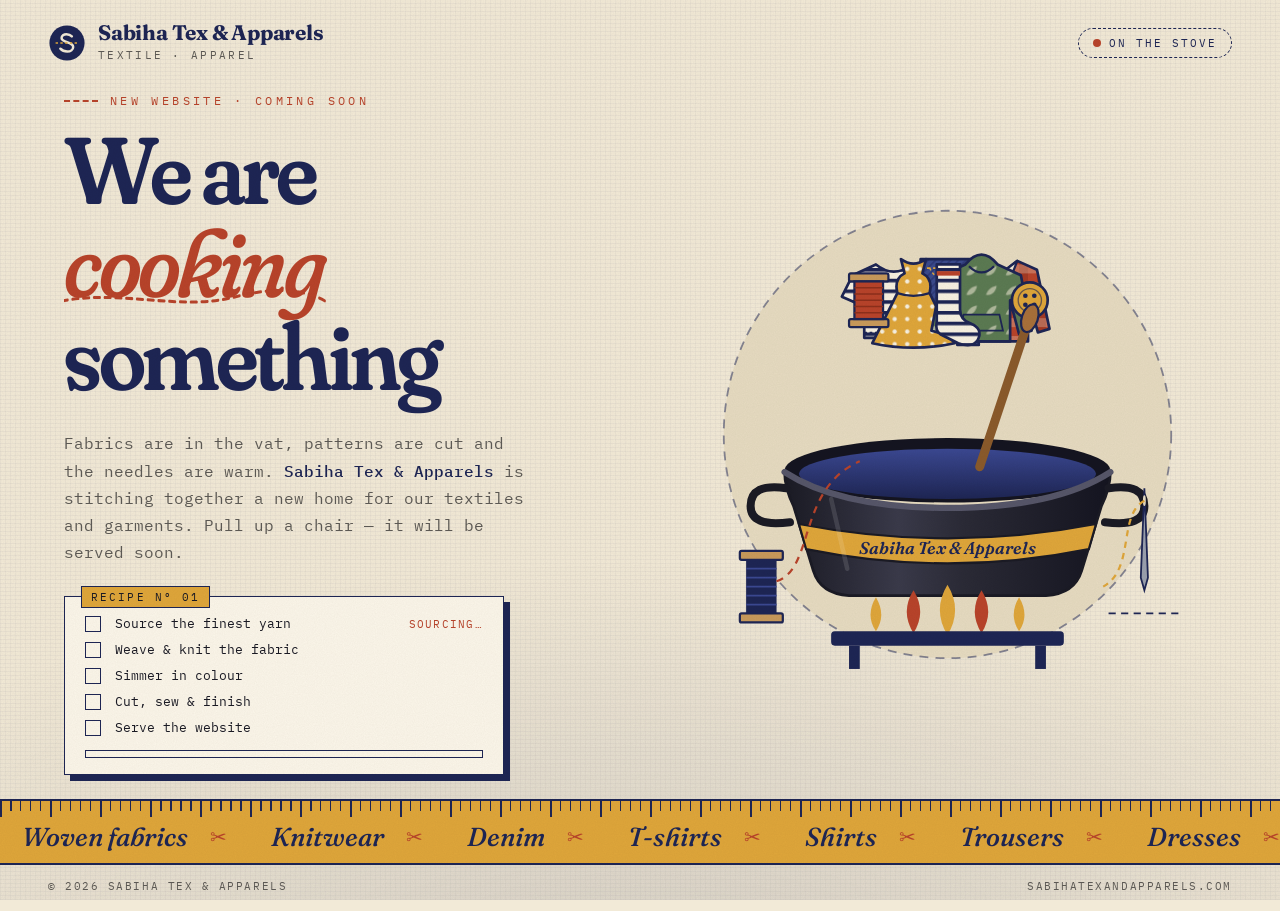
<file: coming-soon.html>
<!doctype html>
<html lang="en">
<head>
  <meta charset="utf-8" />
  <meta name="viewport" content="width=device-width, initial-scale=1" />
  <title>Sabiha Tex &amp; Apparels — Something is cooking</title>
  <meta name="description" content="Sabiha Tex & Apparels — textiles and apparel. Our new website is being stitched together. Coming soon." />
  <meta name="theme-color" content="#1d2554" />
  <link rel="canonical" href="https://sabihatexandapparels.com/" />
  <meta property="og:title" content="Sabiha Tex & Apparels — We are cooking something" />
  <meta property="og:description" content="Textiles and apparel. Our new website is on the stove." />
  <meta property="og:url" content="https://sabihatexandapparels.com/" />
  <meta property="og:type" content="website" />
  <link rel="icon" href="favicon.svg" type="image/svg+xml" />
  <link rel="preconnect" href="https://fonts.googleapis.com" />
  <link rel="preconnect" href="https://fonts.gstatic.com" crossorigin />
  <link href="https://fonts.googleapis.com/css2?family=Fraunces:ital,opsz,wght,SOFT@0,9..144,400..800,100;1,9..144,400..800,100&family=IBM+Plex+Mono:wght@400;500&display=swap" rel="stylesheet" />
  <style>
    :root {
      --cotton: #f2ead7;
      --cotton-deep: #e6dbc1;
      --indigo: #1d2554;
      --indigo-soft: #2f3b7a;
      --madder: #b8432a;
      --turmeric: #dfa63a;
      --leaf: #5b7a52;
      --ink: #1a1a24;
      --muted: #5d5a55;
    }
    * { box-sizing: border-box; margin: 0; padding: 0; }
    html, body { height: 100%; }
    body {
      background: var(--cotton);
      color: var(--ink);
      font-family: "IBM Plex Mono", ui-monospace, monospace;
      overflow-x: hidden;
      min-height: 100svh;
      display: flex;
      flex-direction: column;
    }
    /* woven cotton texture */
    body::before {
      content: "";
      position: fixed; inset: 0; pointer-events: none; z-index: 0;
      background:
        repeating-linear-gradient(0deg, rgba(29,37,84,.035) 0 1px, transparent 1px 4px),
        repeating-linear-gradient(90deg, rgba(29,37,84,.03) 0 1px, transparent 1px 5px),
        radial-gradient(120% 80% at 50% 110%, rgba(29,37,84,.12), transparent 60%);
    }
    body::after {
      content: "";
      position: fixed; inset: 0; pointer-events: none; z-index: 50; opacity: .22; mix-blend-mode: multiply;
      background-image: url("data:image/svg+xml,%3Csvg xmlns='http://www.w3.org/2000/svg' width='160' height='160'%3E%3Cfilter id='n'%3E%3CfeTurbulence type='fractalNoise' baseFrequency='.9' numOctaves='2' stitchTiles='stitch'/%3E%3CfeColorMatrix values='0 0 0 0 0.4 0 0 0 0 0.35 0 0 0 0 0.3 0 0 0 .5 0'/%3E%3C/filter%3E%3Crect width='100%25' height='100%25' filter='url(%23n)'/%3E%3C/svg%3E");
    }

    header, main, footer { position: relative; z-index: 1; }

    header {
      display: flex; justify-content: space-between; align-items: center; gap: 16px;
      padding: 22px clamp(16px, 4vw, 48px);
      opacity: 0; animation: fadeDown .9s .1s ease-out forwards;
    }
    .brand { display: flex; align-items: center; gap: 12px; text-decoration: none; color: var(--indigo); }
    .brand svg { width: 38px; height: 38px; flex: none; }
    .brand b {
      font-family: "Fraunces", serif; font-weight: 700; font-size: clamp(17px, 2.2vw, 21px);
      letter-spacing: -.01em; line-height: 1; display: block;
    }
    .brand small { font-size: 10.5px; letter-spacing: .22em; text-transform: uppercase; color: var(--muted); }
    .status {
      display: inline-flex; align-items: center; gap: 8px;
      font-size: 11px; letter-spacing: .18em; text-transform: uppercase; color: var(--indigo);
      border: 1.5px dashed var(--indigo); border-radius: 999px; padding: 7px 14px; white-space: nowrap;
    }
    .status i { width: 8px; height: 8px; border-radius: 50%; background: var(--madder); animation: pulse 1.6s infinite; }

    main {
      flex: 1;
      display: grid;
      grid-template-columns: minmax(0, 1.05fr) minmax(0, 1fr);
      align-items: center;
      gap: clamp(16px, 4vw, 56px);
      padding: 8px clamp(16px, 5vw, 72px) 24px;
      max-width: 1320px; width: 100%; margin: 0 auto;
    }

    .eyebrow {
      font-size: 12px; letter-spacing: .28em; text-transform: uppercase; color: var(--madder);
      display: flex; align-items: center; gap: 12px; margin-bottom: 18px;
      opacity: 0; animation: fadeUp .8s .35s ease-out forwards;
    }
    .eyebrow::before { content: ""; width: 34px; border-top: 2px dashed var(--madder); }

    h1 {
      font-family: "Fraunces", serif;
      font-variation-settings: "SOFT" 100, "opsz" 144;
      font-weight: 600;
      font-size: clamp(46px, 7.4vw, 108px);
      line-height: .92;
      letter-spacing: -.035em;
      color: var(--indigo);
    }
    h1 .line { display: block; overflow: hidden; padding-bottom: .2em; margin-bottom: -.14em; }
    h1 .line span { display: inline-block; transform: translateY(105%); animation: rise-in 1s cubic-bezier(.2,.8,.2,1) forwards; }
    h1 .line:nth-child(1) span { animation-delay: .45s; }
    h1 .line:nth-child(2) span { animation-delay: .6s; }
    h1 .line:nth-child(3) span { animation-delay: .75s; }
    h1 em {
      font-style: italic; font-weight: 500; color: var(--madder);
      position: relative; display: inline-block;
    }
    .stitch-under {
      position: absolute; left: -2%; bottom: -.08em; width: 104%; height: .32em; overflow: visible;
    }
    .stitch-under path {
      fill: none; stroke: var(--madder); stroke-width: 3; stroke-linecap: round;
      stroke-dasharray: 9 7;
      -webkit-mask: none;
    }
    .stitch-under .reveal { stroke: var(--cotton); stroke-width: 7; stroke-dasharray: 520; stroke-dashoffset: 0; animation: unstitch 1.6s 1.3s ease-in-out forwards; }
    .dots::after { content: ""; animation: dots 1.8s steps(4) infinite; }

    .lede {
      margin-top: 26px; max-width: 46ch;
      font-size: clamp(14px, 1.35vw, 16px); line-height: 1.7; color: var(--muted);
      opacity: 0; animation: fadeUp .8s 1.1s ease-out forwards;
    }
    .lede strong { color: var(--indigo); font-weight: 500; }

    /* recipe card */
    .recipe {
      margin-top: 30px; max-width: 440px;
      background: #fbf6ea;
      border: 1.5px solid var(--indigo);
      box-shadow: 6px 6px 0 var(--indigo);
      padding: 18px 20px 16px;
      position: relative;
      opacity: 0; animation: fadeUp .8s 1.35s ease-out forwards;
    }
    .recipe::before {
      content: "RECIPE Nº 01"; position: absolute; top: -11px; left: 16px;
      background: var(--turmeric); color: var(--ink); font-size: 10.5px; letter-spacing: .2em; padding: 3px 9px;
      border: 1.5px solid var(--indigo);
    }
    .recipe ol { list-style: none; display: grid; gap: 9px; font-size: 13px; }
    .recipe li { display: grid; grid-template-columns: 20px 1fr auto; align-items: center; gap: 10px; color: var(--ink); }
    .recipe li .box {
      width: 16px; height: 16px; border: 1.5px solid var(--indigo); display: grid; place-items: center;
    }
    .recipe li .box svg { width: 11px; height: 11px; stroke: var(--madder); stroke-width: 3; fill: none; stroke-dasharray: 20; stroke-dashoffset: 20; }
    .recipe li.done .box svg { animation: tick .45s ease-out forwards; }
    .recipe li.done .txt { text-decoration: line-through; text-decoration-color: rgba(184,67,42,.6); color: var(--muted); }
    .recipe li .tag { font-size: 10.5px; letter-spacing: .12em; text-transform: uppercase; color: var(--muted); }
    .recipe li.active .tag { color: var(--madder); }
    .progress { margin-top: 14px; height: 8px; border: 1.5px solid var(--indigo); position: relative; overflow: hidden; }
    .progress b {
      position: absolute; inset: 0; width: 0%;
      background: repeating-linear-gradient(-45deg, var(--indigo) 0 6px, var(--indigo-soft) 6px 12px);
      transition: width .9s ease;
    }

    /* scene */
    .scene-wrap { position: relative; opacity: 0; animation: fadeIn 1.2s .5s ease-out forwards; }
    .scene { width: 100%; height: auto; display: block; max-height: 78svh; overflow: visible; }

    .garment { transform-box: fill-box; transform-origin: 50% 50%; animation: float-up 10s linear infinite; }
    .g1 { animation-delay: 0s; }
    .g2 { animation-delay: -1.7s; animation-duration: 11s; }
    .g3 { animation-delay: -3.4s; }
    .g4 { animation-delay: -5.1s; animation-duration: 12s; }
    .g5 { animation-delay: -6.8s; }
    .g6 { animation-delay: -8.5s; animation-duration: 11s; }
    .g7 { animation-delay: -4.2s; animation-duration: 9s; }
    .g8 { animation-delay: -9.3s; animation-duration: 10.5s; }

    .steam path { fill: none; stroke: var(--indigo); stroke-width: 3; stroke-linecap: round; opacity: 0; animation: steam 4.2s ease-in-out infinite; }
    .steam path:nth-child(2) { animation-delay: 1.4s; }
    .steam path:nth-child(3) { animation-delay: 2.8s; }

    .bubble { transform-box: fill-box; transform-origin: center; animation: bubble 2.4s ease-in infinite; opacity: 0; }
    .flame { transform-box: fill-box; transform-origin: 50% 100%; animation: flicker .5s ease-in-out infinite alternate; }
    .flame:nth-child(2) { animation-duration: .38s; }
    .flame:nth-child(3) { animation-duration: .45s; animation-delay: -.2s; }
    .flame:nth-child(4) { animation-duration: .42s; }
    .flame:nth-child(5) { animation-duration: .55s; animation-delay: -.1s; }
    .spoon { transform-box: view-box; transform-origin: 300px 330px; animation: stir 3.2s ease-in-out infinite; }
    .spool-thread { animation: unwind 3.2s linear infinite; }
    .needle { animation: sew 1.1s ease-in-out infinite; transform-box: fill-box; transform-origin: center; }
    .ripple { fill: none; stroke: #8f9ad1; stroke-width: 2; transform-box: fill-box; transform-origin: center; animation: ripple 3.2s ease-out infinite; opacity: 0; }
    .ripple.r2 { animation-delay: 1.6s; }
    .pot-shake { transform-box: view-box; transform-origin: 300px 470px; animation: jiggle 2.8s ease-in-out infinite; }

    /* tape measure marquee */
    footer { margin-top: auto; }
    .tape {
      background: var(--turmeric);
      border-top: 2px solid var(--indigo); border-bottom: 2px solid var(--indigo);
      overflow: hidden; position: relative;
    }
    .tape::before {
      content: ""; position: absolute; inset: 0 0 auto 0; height: 10px;
      background: repeating-linear-gradient(90deg, var(--indigo) 0 1.5px, transparent 1.5px 10px);
      -webkit-mask: linear-gradient(#000, #000); pointer-events: none;
    }
    .tape::after {
      content: ""; position: absolute; inset: 0 0 auto 0; height: 16px;
      background: repeating-linear-gradient(90deg, var(--indigo) 0 2px, transparent 2px 50px);
      pointer-events: none;
    }
    .tape-track { display: flex; width: max-content; animation: marquee 38s linear infinite; padding: 20px 0 10px; }
    .tape-track span {
      font-family: "Fraunces", serif; font-style: italic; font-weight: 500; font-size: clamp(18px, 2.2vw, 26px);
      color: var(--indigo); padding: 0 22px; white-space: nowrap; display: inline-flex; align-items: center; gap: 22px;
    }
    .tape-track span::after { content: "✂"; font-style: normal; font-size: .75em; color: var(--madder); }
    .foot {
      display: flex; justify-content: space-between; flex-wrap: wrap; gap: 8px 20px;
      padding: 14px clamp(16px, 4vw, 48px) 18px; font-size: 11px; letter-spacing: .14em; text-transform: uppercase; color: var(--muted);
    }

    /* keyframes */
    @keyframes fadeUp { from { opacity: 0; transform: translateY(14px); } to { opacity: 1; transform: none; } }
    @keyframes fadeDown { from { opacity: 0; transform: translateY(-10px); } to { opacity: 1; transform: none; } }
    @keyframes fadeIn { to { opacity: 1; } }
    @keyframes rise-in { to { transform: translateY(0); } }
    @keyframes unstitch { to { stroke-dashoffset: -520; } }
    @keyframes dots { 0% { content: ""; } 25% { content: "."; } 50% { content: ".."; } 75% { content: "..."; } }
    @keyframes pulse { 0%,100% { transform: scale(1); opacity: 1; } 50% { transform: scale(.6); opacity: .5; } }
    @keyframes tick { to { stroke-dashoffset: 0; } }
    @keyframes float-up {
      0%   { transform: translate(0, 250px) rotate(0deg) scale(.7); opacity: 0; }
      8%   { opacity: 1; }
      30%  { transform: translate(-22px, 120px) rotate(-9deg) scale(.95); }
      55%  { transform: translate(18px, 0px) rotate(8deg) scale(1); }
      80%  { transform: translate(-12px, -110px) rotate(-6deg) scale(1); opacity: 1; }
      100% { transform: translate(8px, -200px) rotate(5deg) scale(.95); opacity: 0; }
    }
    @keyframes steam {
      0% { opacity: 0; transform: translateY(20px); stroke-dashoffset: 0; }
      30% { opacity: .35; }
      100% { opacity: 0; transform: translateY(-90px); }
    }
    @keyframes bubble {
      0% { opacity: 0; transform: scale(.2); }
      40% { opacity: 1; }
      85% { opacity: 1; transform: scale(1.1); }
      100% { opacity: 0; transform: scale(1.6); }
    }
    @keyframes flicker { from { transform: scaleY(.8) scaleX(1.05); } to { transform: scaleY(1.15) scaleX(.92); } }
    @keyframes stir { 0%,100% { transform: rotate(-9deg); } 50% { transform: rotate(9deg); } }
    @keyframes unwind { to { stroke-dashoffset: -60; } }
    @keyframes sew { 0%,100% { transform: translateY(-6px); } 50% { transform: translateY(8px); } }
    @keyframes ripple { 0% { opacity: .9; transform: scale(.3); } 100% { opacity: 0; transform: scale(1.4); } }
    @keyframes jiggle { 0%,100% { transform: rotate(0); } 46% { transform: rotate(0); } 50% { transform: rotate(-.8deg); } 54% { transform: rotate(.8deg); } 58% { transform: rotate(0); } }
    @keyframes marquee { to { transform: translateX(-50%); } }

    @media (max-width: 860px) {
      main { grid-template-columns: 1fr; padding-top: 4px; }
      .scene-wrap { order: -1; max-width: 460px; margin: 0 auto; width: 100%; }
      .scene { max-height: 46svh; }
      .recipe { max-width: none; }
      .status span { display: none; }
    }
    @media (max-width: 420px) {
      .brand small { letter-spacing: .12em; }
    }
    @media (prefers-reduced-motion: reduce) {
      *, *::before, *::after { animation-duration: .01ms !important; animation-iteration-count: 1 !important; }
      .garment { animation: none; }
      .tape-track { animation: none; }
    }
  </style>
</head>
<body>
  <header>
    <a class="brand" href="/" aria-label="Sabiha Tex &amp; Apparels home">
      <svg viewBox="0 0 40 40" aria-hidden="true">
        <circle cx="20" cy="20" r="18.5" fill="#1d2554"/>
        <path d="M13 26c2 2.2 4.4 3 7.2 3 3.6 0 6.3-1.9 6.3-4.9 0-6-12.2-3.9-12.2-9.4 0-2.4 2.2-4 5.2-4 2.3 0 4.2.8 5.6 2.3" fill="none" stroke="#f2ead7" stroke-width="2.6" stroke-linecap="round"/>
        <path d="M8 20h24" stroke="#dfa63a" stroke-width="1.6" stroke-dasharray="2.5 2.5"/>
      </svg>
      <span>
        <b>Sabiha Tex &amp; Apparels</b>
        <small>Textile · Apparel</small>
      </span>
    </a>
    <div class="status" role="status"><i></i><span>On the stove</span></div>
  </header>

  <main>
    <section>
      <p class="eyebrow">New website · coming soon</p>
      <h1 aria-label="We are cooking something">
        <span class="line"><span>We are</span></span>
        <span class="line"><span><em>cooking
          <svg class="stitch-under" viewBox="0 0 400 30" preserveAspectRatio="none" aria-hidden="true">
            <path d="M4 18 C 90 6, 180 28, 260 14 S 380 12, 396 18"/>
            <path class="reveal" d="M4 18 C 90 6, 180 28, 260 14 S 380 12, 396 18"/>
          </svg></em></span></span>
        <span class="line"><span>something<span class="dots" aria-hidden="true"></span></span></span>
      </h1>
      <p class="lede">
        Fabrics are in the vat, patterns are cut and the needles are warm.
        <strong>Sabiha Tex &amp; Apparels</strong> is stitching together a new home for our
        textiles and garments. Pull up a chair — it will be served soon.
      </p>

      <div class="recipe" aria-label="Progress">
        <ol id="recipe">
          <li><span class="box"><svg viewBox="0 0 12 12"><path d="M1.5 6.5l3 3 6-7"/></svg></span><span class="txt">Source the finest yarn</span><span class="tag">done</span></li>
          <li><span class="box"><svg viewBox="0 0 12 12"><path d="M1.5 6.5l3 3 6-7"/></svg></span><span class="txt">Weave &amp; knit the fabric</span><span class="tag">done</span></li>
          <li><span class="box"><svg viewBox="0 0 12 12"><path d="M1.5 6.5l3 3 6-7"/></svg></span><span class="txt">Simmer in colour</span><span class="tag">done</span></li>
          <li><span class="box"><svg viewBox="0 0 12 12"><path d="M1.5 6.5l3 3 6-7"/></svg></span><span class="txt">Cut, sew &amp; finish</span><span class="tag">done</span></li>
          <li><span class="box"><svg viewBox="0 0 12 12"><path d="M1.5 6.5l3 3 6-7"/></svg></span><span class="txt">Serve the website</span><span class="tag">soon</span></li>
        </ol>
        <div class="progress" aria-hidden="true"><b id="bar"></b></div>
      </div>
    </section>

    <div class="scene-wrap" aria-hidden="true">
      <svg class="scene" viewBox="0 0 600 600" xmlns="http://www.w3.org/2000/svg">
        <defs>
          <pattern id="stripes" width="12" height="12" patternUnits="userSpaceOnUse" patternTransform="rotate(0)">
            <rect width="12" height="12" fill="#f7f1e2"/>
            <rect width="12" height="4" fill="#1d2554"/>
          </pattern>
          <pattern id="check" width="20" height="20" patternUnits="userSpaceOnUse">
            <rect width="20" height="20" fill="#b8432a"/>
            <rect width="10" height="20" fill="#9a3520" opacity=".7"/>
            <rect width="20" height="10" fill="#f2ead7" opacity=".28"/>
          </pattern>
          <pattern id="dots" width="14" height="14" patternUnits="userSpaceOnUse">
            <rect width="14" height="14" fill="#dfa63a"/>
            <circle cx="7" cy="7" r="2.4" fill="#f7f1e2"/>
          </pattern>
          <pattern id="denim" width="6" height="6" patternUnits="userSpaceOnUse" patternTransform="rotate(45)">
            <rect width="6" height="6" fill="#3a4a8c"/>
            <rect width="2" height="6" fill="#2f3b7a"/>
          </pattern>
          <pattern id="leafprint" width="22" height="22" patternUnits="userSpaceOnUse">
            <rect width="22" height="22" fill="#5b7a52"/>
            <path d="M5 16c3-8 9-10 12-10-1 6-5 11-12 10z" fill="#f2ead7" opacity=".55"/>
          </pattern>
          <linearGradient id="liquid" x1="0" y1="0" x2="0" y2="1">
            <stop offset="0" stop-color="#3b4892"/>
            <stop offset="1" stop-color="#1d2554"/>
          </linearGradient>
          <linearGradient id="potBody" x1="0" y1="0" x2="1" y2="0">
            <stop offset="0" stop-color="#1a1a24"/>
            <stop offset=".35" stop-color="#3a3a4a"/>
            <stop offset=".55" stop-color="#2a2a36"/>
            <stop offset="1" stop-color="#141420"/>
          </linearGradient>
          <clipPath id="aboveSurface">
            <rect x="-100" y="-200" width="800" height="545"/>
            <ellipse cx="300" cy="345" rx="158" ry="26"/>
          </clipPath>
        </defs>

        <!-- backdrop circle -->
        <circle cx="300" cy="300" r="250" fill="#e6dbc1"/>
        <circle cx="300" cy="300" r="250" fill="none" stroke="#1d2554" stroke-width="2" stroke-dasharray="10 8" opacity=".5"/>

        <!-- steam -->
        <g class="steam">
          <path d="M240 300 q-18 -30 0 -60 q18 -30 0 -60" stroke-dasharray="6 10"/>
          <path d="M300 290 q-18 -30 0 -60 q18 -30 0 -60"/>
          <path d="M360 300 q-18 -30 0 -60 q18 -30 0 -60" stroke-dasharray="6 10"/>
        </g>

        <g class="pot-shake">
          <!-- pot back rim + liquid -->
          <ellipse cx="300" cy="340" rx="182" ry="36" fill="#141420"/>
          <ellipse cx="300" cy="344" rx="166" ry="28" fill="url(#liquid)"/>
          <ellipse class="ripple" cx="300" cy="346" rx="80" ry="12"/>
          <ellipse class="ripple r2" cx="300" cy="346" rx="80" ry="12"/>

          <!-- rising garments, clipped at the dye surface -->
          <g clip-path="url(#aboveSurface)">
            <!-- T-shirt (stripes) -->
            <g transform="translate(240 150)">
              <g class="garment g1">
                <path d="M-20 -40 L-46 -28 L-58 -4 L-40 4 L-33 -7 L-33 42 L33 42 L33 -7 L40 4 L58 -4 L46 -28 L20 -40 Q0 -24 -20 -40Z" fill="url(#stripes)" stroke="#1d2554" stroke-width="3" stroke-linejoin="round"/>
                <path d="M-33 36 H33" stroke="#1d2554" stroke-width="1.5" stroke-dasharray="3 3"/>
              </g>
            </g>
            <!-- Shirt (check) -->
            <g transform="translate(360 150)">
              <g class="garment g2">
                <path d="M-18 -44 L-40 -34 L-54 32 L-41 36 L-30 -4 L-30 46 L30 46 L30 -4 L41 36 L54 32 L40 -34 L18 -44 L0 -30Z" fill="url(#check)" stroke="#1d2554" stroke-width="3" stroke-linejoin="round"/>
                <path d="M-18 -44 L0 -30 L-8 -18Z M18 -44 L0 -30 L8 -18Z" fill="#f2ead7" stroke="#1d2554" stroke-width="2.5" stroke-linejoin="round"/>
                <path d="M0 -30 V46" stroke="#1d2554" stroke-width="2"/>
                <circle cx="5" cy="-10" r="2.2" fill="#f2ead7"/><circle cx="5" cy="6" r="2.2" fill="#f2ead7"/><circle cx="5" cy="22" r="2.2" fill="#f2ead7"/><circle cx="5" cy="38" r="2.2" fill="#f2ead7"/>
              </g>
            </g>
            <!-- Trousers (denim) -->
            <g transform="translate(300 150)">
              <g class="garment g3">
                <path d="M-30 -46 L30 -46 L35 50 L11 50 L0 -8 L-11 50 L-35 50Z" fill="url(#denim)" stroke="#1d2554" stroke-width="3" stroke-linejoin="round"/>
                <path d="M-30 -36 H30" stroke="#dfa63a" stroke-width="2" stroke-dasharray="4 3"/>
                <path d="M-20 -36 q6 12 16 12 M20 -36 q-6 12 -16 12" fill="none" stroke="#dfa63a" stroke-width="1.6" stroke-dasharray="3 3"/>
              </g>
            </g>
            <!-- Dress (dots) -->
            <g transform="translate(262 150)">
              <g class="garment g4">
                <path d="M-14 -46 L-10 -30 Q-22 -24 -18 -8 L-46 48 Q0 58 46 48 L18 -8 Q22 -24 10 -30 L14 -46 Q0 -36 -14 -46Z" fill="url(#dots)" stroke="#1d2554" stroke-width="3" stroke-linejoin="round"/>
                <path d="M-18 -8 Q0 -2 18 -8" fill="none" stroke="#1d2554" stroke-width="2.5"/>
              </g>
            </g>
            <!-- Hoodie (leaf print) -->
            <g transform="translate(338 150)">
              <g class="garment g5">
                <path d="M-18 -40 Q0 -62 18 -40 L44 -28 L56 34 L42 38 L32 0 L32 46 L-32 46 L-32 0 L-42 38 L-56 34 L-44 -28Z" fill="url(#leafprint)" stroke="#1d2554" stroke-width="3" stroke-linejoin="round"/>
                <path d="M-14 -38 Q0 -24 14 -38" fill="none" stroke="#1d2554" stroke-width="2.5"/>
                <path d="M-20 16 H20 L24 34 H-24Z" fill="none" stroke="#1d2554" stroke-width="2"/>
              </g>
            </g>
            <!-- Thread spool -->
            <g transform="translate(212 150)">
              <g class="garment g6">
                <rect x="-22" y="-30" width="44" height="9" rx="2" fill="#c89a5b" stroke="#1d2554" stroke-width="2.5"/>
                <rect x="-22" y="21" width="44" height="9" rx="2" fill="#c89a5b" stroke="#1d2554" stroke-width="2.5"/>
                <rect x="-16" y="-21" width="32" height="42" fill="#b8432a" stroke="#1d2554" stroke-width="2.5"/>
                <path d="M-16 -14 H16 M-16 -7 H16 M-16 0 H16 M-16 7 H16 M-16 14 H16" stroke="#8c2f1b" stroke-width="1.5"/>
              </g>
            </g>
            <!-- Button -->
            <g transform="translate(392 150)">
              <g class="garment g7">
                <circle r="20" fill="#dfa63a" stroke="#1d2554" stroke-width="3"/>
                <circle r="13" fill="none" stroke="#1d2554" stroke-width="1.5" opacity=".6"/>
                <circle cx="-5" cy="-5" r="2.6" fill="#1d2554"/><circle cx="5" cy="-5" r="2.6" fill="#1d2554"/>
                <circle cx="-5" cy="5" r="2.6" fill="#1d2554"/><circle cx="5" cy="5" r="2.6" fill="#1d2554"/>
              </g>
            </g>
            <!-- Sock -->
            <g transform="translate(300 150)">
              <g class="garment g8">
                <path d="M-12 -40 H14 V10 Q14 22 26 26 Q40 32 34 44 Q28 54 12 48 L-8 38 Q-14 34 -12 24Z" fill="url(#stripes)" stroke="#1d2554" stroke-width="3" stroke-linejoin="round"/>
                <path d="M-12 -30 H14" stroke="#b8432a" stroke-width="5"/>
              </g>
            </g>
          </g>

          <!-- bubbles on surface -->
          <circle class="bubble" cx="230" cy="348" r="7" fill="none" stroke="#9aa5de" stroke-width="2" style="animation-delay:.2s"/>
          <circle class="bubble" cx="372" cy="342" r="5" fill="none" stroke="#9aa5de" stroke-width="2" style="animation-delay:1.1s"/>
          <circle class="bubble" cx="318" cy="356" r="6" fill="none" stroke="#9aa5de" stroke-width="2" style="animation-delay:1.7s"/>
          <circle class="bubble" cx="268" cy="336" r="4" fill="none" stroke="#9aa5de" stroke-width="2" style="animation-delay:.7s"/>

          <!-- wooden spoon stirring -->
          <g class="spoon">
            <path d="M388 180 L336 336" stroke="#8a5a2b" stroke-width="10" stroke-linecap="round"/>
            <path d="M388 180 L336 336" stroke="#1d2554" stroke-width="10" stroke-linecap="round" fill="none" opacity=".0"/>
            <ellipse cx="392" cy="170" rx="9" ry="16" transform="rotate(18 392 170)" fill="#a8703a" stroke="#1d2554" stroke-width="2.5"/>
          </g>

          <!-- pot front -->
          <path d="M118 342 Q118 360 128 380 L150 452 Q158 478 190 480 L410 480 Q442 478 450 452 L472 380 Q482 360 482 342 Q420 382 300 382 Q180 382 118 342Z" fill="url(#potBody)" stroke="#1a1a24" stroke-width="3"/>
          <path d="M118 342 Q180 382 300 382 Q420 382 482 342" fill="none" stroke="#565669" stroke-width="7" stroke-linecap="round"/>
          <!-- label band -->
          <path d="M134 400 Q300 432 466 400 L458 428 Q300 460 142 428Z" fill="#dfa63a" stroke="#1a1a24" stroke-width="2.5"/>
          <text x="300" y="434" text-anchor="middle" font-family="Fraunces, serif" font-style="italic" font-weight="600" font-size="19" fill="#1d2554">Sabiha Tex &amp; Apparels</text>
          <!-- handles -->
          <path d="M120 360 q-40 -6 -40 20 q0 24 44 18" fill="none" stroke="#1a1a24" stroke-width="9" stroke-linecap="round"/>
          <path d="M480 360 q40 -6 40 20 q0 24 -44 18" fill="none" stroke="#1a1a24" stroke-width="9" stroke-linecap="round"/>
          <path d="M170 372 L188 450" stroke="#ffffff" stroke-width="5" stroke-linecap="round" opacity=".12"/>
        </g>

        <!-- stove + flames -->
        <g>
          <g>
            <path class="flame" d="M220 520 q-12 -18 0 -38 q12 20 0 38z" fill="#dfa63a"/>
            <path class="flame" d="M262 522 q-15 -24 0 -48 q15 24 0 48z" fill="#b8432a"/>
            <path class="flame" d="M300 524 q-17 -28 0 -56 q17 28 0 56z" fill="#dfa63a"/>
            <path class="flame" d="M338 522 q-15 -24 0 -48 q15 24 0 48z" fill="#b8432a"/>
            <path class="flame" d="M380 520 q-12 -18 0 -38 q12 20 0 38z" fill="#dfa63a"/>
          </g>
          <rect x="170" y="520" width="260" height="16" rx="4" fill="#1d2554"/>
          <rect x="190" y="536" width="12" height="26" fill="#1d2554"/>
          <rect x="398" y="536" width="12" height="26" fill="#1d2554"/>
        </g>

        <!-- spool with thread running on the side -->
        <g transform="translate(92 470)">
          <rect x="-24" y="-40" width="48" height="10" rx="2" fill="#c89a5b" stroke="#1d2554" stroke-width="2.5"/>
          <rect x="-24" y="30" width="48" height="10" rx="2" fill="#c89a5b" stroke="#1d2554" stroke-width="2.5"/>
          <rect x="-17" y="-30" width="34" height="60" fill="#1d2554"/>
          <path d="M-17 -20 H17 M-17 -10 H17 M-17 0 H17 M-17 10 H17 M-17 20 H17" stroke="#3b4892" stroke-width="2"/>
          <path class="spool-thread" d="M17 -6 C 60 -20, 40 -110, 110 -140" fill="none" stroke="#b8432a" stroke-width="2.5" stroke-dasharray="8 7"/>
        </g>
        <!-- needle sewing on the right -->
        <g transform="translate(520 430)">
          <g class="needle">
            <path d="M0 -70 L4 30 L0 44 L-4 30Z" fill="#9aa0ae" stroke="#1d2554" stroke-width="2"/>
            <ellipse cx="0" cy="-56" rx="1.6" ry="6" fill="#e6dbc1"/>
          </g>
          <path d="M0 -56 C -30 -40, -10 20, -46 40" fill="none" stroke="#dfa63a" stroke-width="2.5" stroke-dasharray="7 6"/>
          <path d="M-40 70 H40" stroke="#1d2554" stroke-width="2" stroke-dasharray="8 6"/>
        </g>
      </svg>
    </div>
  </main>

  <footer>
    <div class="tape" aria-hidden="true">
      <div class="tape-track">
        <span>Woven fabrics</span><span>Knitwear</span><span>Denim</span><span>T-shirts</span><span>Shirts</span><span>Trousers</span><span>Dresses</span><span>Hoodies</span><span>Yarn &amp; thread</span><span>Finishing</span>
        <span>Woven fabrics</span><span>Knitwear</span><span>Denim</span><span>T-shirts</span><span>Shirts</span><span>Trousers</span><span>Dresses</span><span>Hoodies</span><span>Yarn &amp; thread</span><span>Finishing</span>
      </div>
    </div>
    <div class="foot">
      <span>© <span id="yr">2026</span> Sabiha Tex &amp; Apparels</span>
      <span>sabihatexandapparels.com</span>
    </div>
  </footer>

  <script>
    document.getElementById("yr").textContent = new Date().getFullYear();
    // Recipe steps tick off one by one, then loop.
    (function () {
      var items = Array.prototype.slice.call(document.querySelectorAll("#recipe li"));
      var bar = document.getElementById("bar");
      var reduce = window.matchMedia && window.matchMedia("(prefers-reduced-motion: reduce)").matches;
      var tags = ["done", "done", "done", "done", "soon"];
      var labels = ["sourcing…", "weaving…", "simmering…", "stitching…", "plating…"];
      function render(step) {
        items.forEach(function (li, i) {
          var tag = li.querySelector(".tag");
          li.classList.toggle("done", i < step && i < 4);
          li.classList.toggle("active", i === step);
          tag.textContent = i < step ? tags[i] : i === step ? labels[i] : "";
        });
        bar.style.width = Math.min(92, step * 23) + "%";
      }
      if (reduce) { render(4); return; }
      var step = 0;
      render(step);
      setTimeout(function loop() {
        step = step >= 4 ? 0 : step + 1;
        render(step);
        setTimeout(loop, step === 4 ? 4200 : 1500);
      }, 1800);
    })();
  </script>
</body>
</html>
</file>
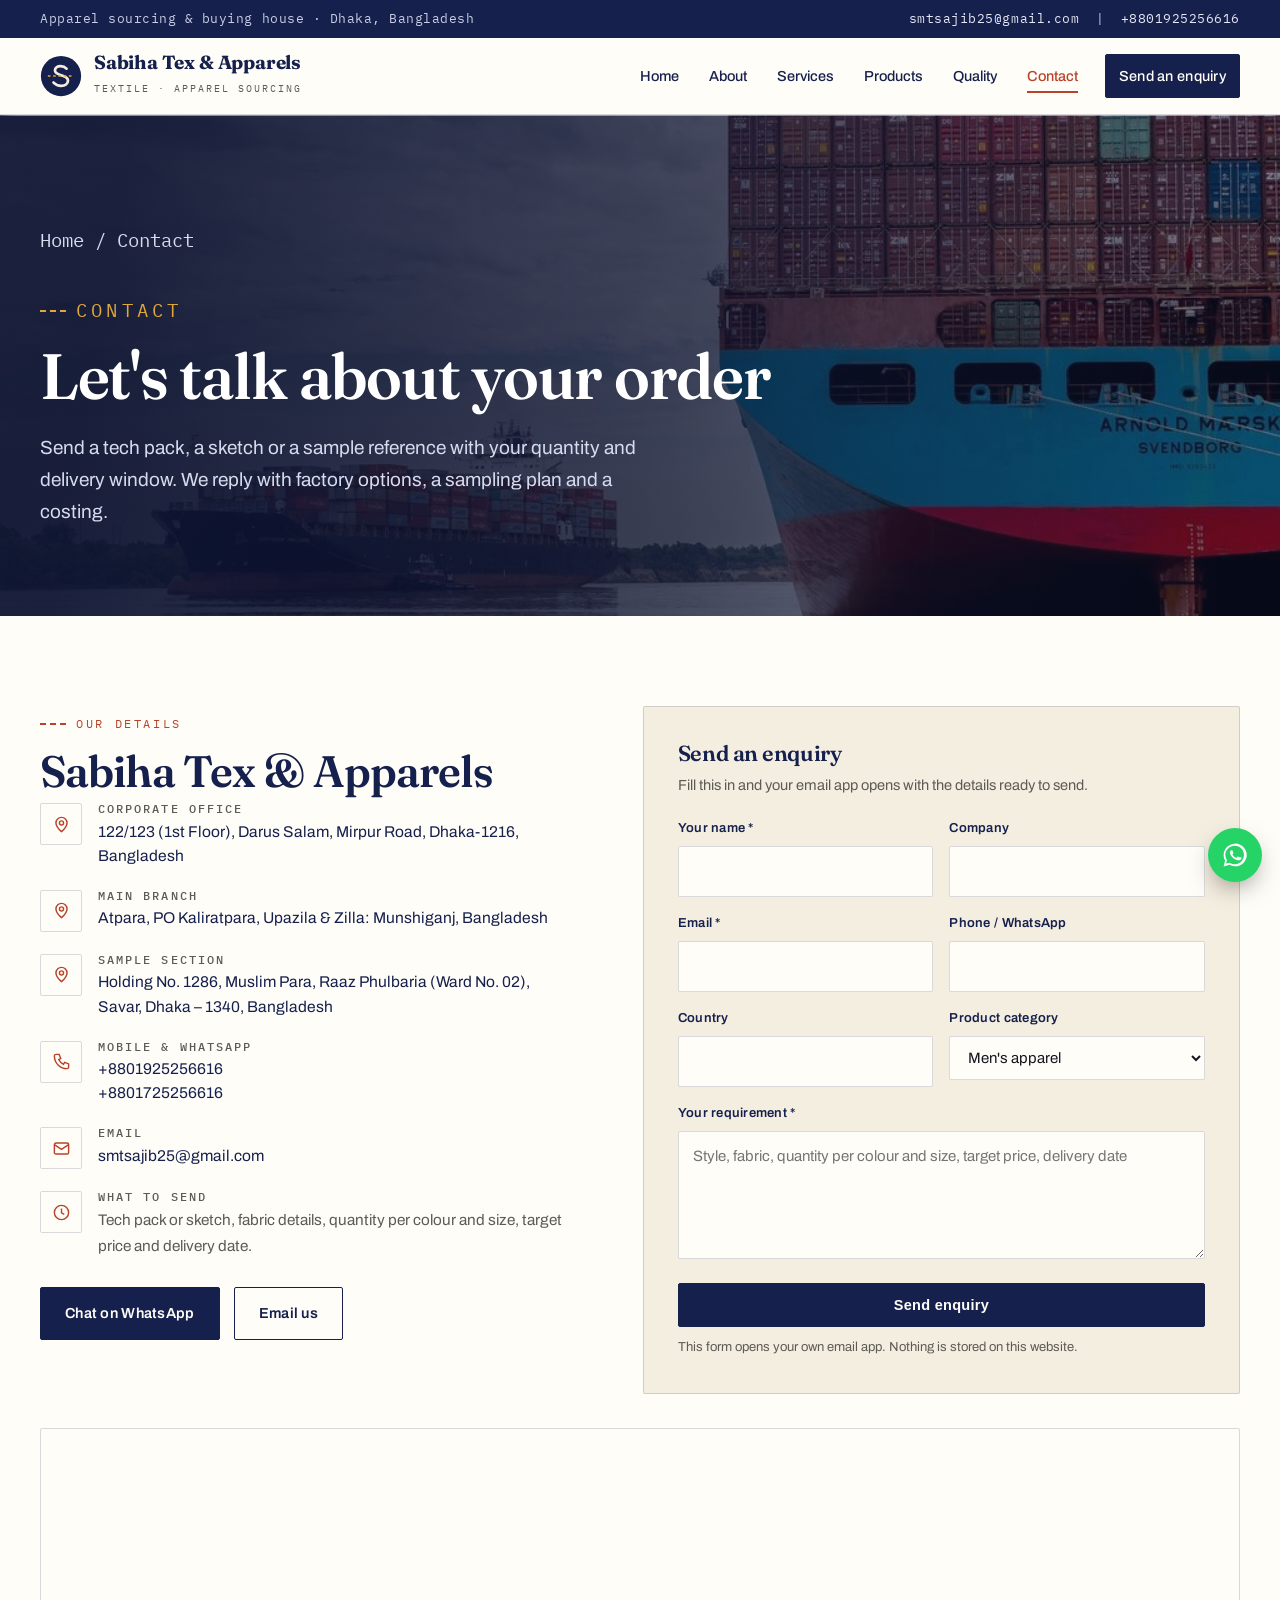
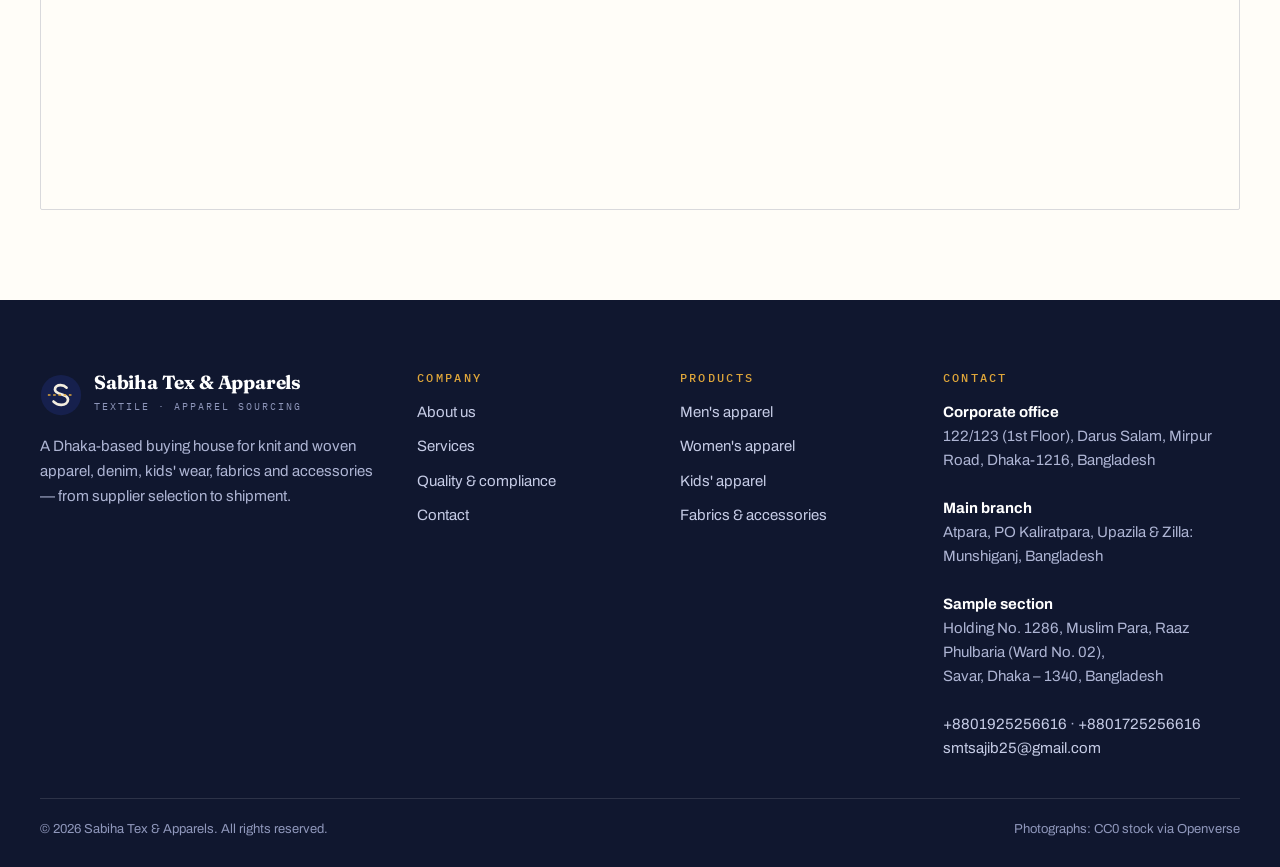
<file: contact.html>
<!doctype html>
<html lang="en">
<head>
<meta charset="utf-8" />
<meta name="viewport" content="width=device-width, initial-scale=1" />
<title>Contact — Sabiha Tex &amp; Apparels, Dhaka</title>
<meta name="description" content="Corporate office at Darus Salam, Mirpur Road, Dhaka-1216 and main branch in Munshiganj. Call +8801925256616 or email smtsajib25@gmail.com." />
<link rel="canonical" href="https://www.sabihatexandapparels.com/contact.html" />
<meta name="theme-color" content="#16204d" />
<meta property="og:type" content="website" />
<meta property="og:site_name" content="Sabiha Tex &amp; Apparels" />
<meta property="og:title" content="Contact — Sabiha Tex &amp; Apparels, Dhaka" />
<meta property="og:description" content="Corporate office at Darus Salam, Mirpur Road, Dhaka-1216 and main branch in Munshiganj. Call +8801925256616 or email smtsajib25@gmail.com." />
<meta property="og:url" content="https://www.sabihatexandapparels.com/contact.html" />
<meta property="og:image" content="https://www.sabihatexandapparels.com/assets/img/hero-sewing.jpg" />
<meta name="twitter:card" content="summary_large_image" />
<link rel="icon" href="favicon.svg" type="image/svg+xml" />
<link rel="preconnect" href="https://fonts.googleapis.com" />
<link rel="preconnect" href="https://fonts.gstatic.com" crossorigin />
<link href="https://fonts.googleapis.com/css2?family=Archivo:wght@400;500;600&family=Fraunces:opsz,wght@9..144,500;9..144,600;9..144,700&family=IBM+Plex+Mono:wght@400;500&display=swap" rel="stylesheet" />
<link rel="stylesheet" href="assets/css/style.css" />
</head>
<body>
<div class="topbar">
  <div class="wrap">
    <span>Apparel sourcing &amp; buying house &middot; Dhaka, Bangladesh</span>
    <span><a href="mailto:smtsajib25@gmail.com">smtsajib25@gmail.com</a> &nbsp;|&nbsp; <a href="tel:+8801925256616">+8801925256616</a></span>
  </div>
</div>

<header class="site">
  <div class="wrap">
    <a class="brand" href="index.html" aria-label="Sabiha Tex &amp; Apparels — home">
      <svg viewBox="0 0 48 48" aria-hidden="true">
        <circle cx="24" cy="24" r="23" fill="#16204d"/>
        <path d="M15.5 31.5c2.5 2.7 5.4 3.7 8.8 3.7 4.4 0 7.7-2.3 7.7-6 0-7.3-14.9-4.8-14.9-11.5 0-2.9 2.7-4.9 6.4-4.9 2.8 0 5.1 1 6.8 2.8" fill="none" stroke="#f4eee0" stroke-width="3.1" stroke-linecap="round"/>
        <path d="M9 24h30" stroke="#dfa63a" stroke-width="1.9" stroke-dasharray="3 3"/>
      </svg>
      <span><b>Sabiha Tex &amp; Apparels</b><small>Textile &middot; Apparel Sourcing</small></span>
    </a>
    <button class="burger" aria-expanded="false" aria-controls="menu" aria-label="Menu">
      <span></span><span></span><span></span>
    </button>
    <nav class="main" id="menu">
      <a href="index.html">Home</a>
      <a href="about.html">About</a>
      <a href="services.html">Services</a>
      <a href="products.html">Products</a>
      <a href="quality.html">Quality</a>
      <a href="contact.html" aria-current="page">Contact</a>
      <a class="btn nav-cta" href="contact.html">Send an enquiry</a>
    </nav>
  </div>
</header>

<section class="hero compact">
  <img class="bg" src="assets/img/export-ship.jpg" alt="" />
  <div class="wrap">
    <p class="crumbs"><a href="index.html">Home</a> / Contact</p>
    <p class="eyebrow light">Contact</p>
    <h1>Let's talk about your order</h1>
    <p>Send a tech pack, a sketch or a sample reference with your quantity and delivery window. We reply with factory options, a sampling plan and a costing.</p>
    
  </div>
</section>

<section class="section">
  <div class="wrap contact-grid">
    <div class="reveal">
      <p class="eyebrow">Our details</p>
      <h2>Sabiha Tex &amp; Apparels</h2>
      <div class="info-list">
        <div class="row">
          <span class="ic"><svg viewBox="0 0 24 24"><path d="M12 21s7-6.1 7-11a7 7 0 1 0-14 0c0 4.9 7 11 7 11z"/><circle cx="12" cy="10" r="2.6"/></svg></span>
          <div><h4>Corporate office</h4><address>122/123 (1st Floor), Darus Salam, Mirpur Road, Dhaka-1216, Bangladesh</address></div>
        </div>
        <div class="row">
          <span class="ic"><svg viewBox="0 0 24 24"><path d="M12 21s7-6.1 7-11a7 7 0 1 0-14 0c0 4.9 7 11 7 11z"/><circle cx="12" cy="10" r="2.6"/></svg></span>
          <div><h4>Main branch</h4><address>Atpara, PO Kaliratpara, Upazila &amp; Zilla: Munshiganj, Bangladesh</address></div>
        </div>
        <div class="row">
          <span class="ic"><svg viewBox="0 0 24 24"><path d="M12 21s7-6.1 7-11a7 7 0 1 0-14 0c0 4.9 7 11 7 11z"/><circle cx="12" cy="10" r="2.6"/></svg></span>
          <div><h4>Sample section</h4><address>Holding No. 1286, Muslim Para, Raaz Phulbaria (Ward No. 02),<br />Savar, Dhaka &ndash; 1340, Bangladesh</address></div>
        </div>
        <div class="row">
          <span class="ic"><svg viewBox="0 0 24 24"><path d="M5 3h4l2 5-2.5 1.5a12 12 0 0 0 6 6L16 13l5 2v4a2 2 0 0 1-2 2A16 16 0 0 1 3 5a2 2 0 0 1 2-2z"/></svg></span>
          <div><h4>Mobile &amp; WhatsApp</h4>
            <a href="tel:+8801925256616">+8801925256616</a>
            <a href="tel:+8801725256616">+8801725256616</a>
          </div>
        </div>
        <div class="row">
          <span class="ic"><svg viewBox="0 0 24 24"><rect x="3" y="5" width="18" height="14" rx="2"/><path d="m3 7 9 6 9-6"/></svg></span>
          <div><h4>Email</h4><a href="mailto:smtsajib25@gmail.com">smtsajib25@gmail.com</a></div>
        </div>
        <div class="row">
          <span class="ic"><svg viewBox="0 0 24 24"><circle cx="12" cy="12" r="9"/><path d="M12 7v5.5l3.5 2"/></svg></span>
          <div><h4>What to send</h4>
            <p style="font-size:15.3px;margin-top:2px">Tech pack or sketch, fabric details, quantity per colour and size, target price and delivery date.</p>
          </div>
        </div>
      </div>
      <div class="btn-row">
        <a class="btn" href="https://wa.me/8801925256616" target="_blank" rel="noopener">Chat on WhatsApp</a>
        <a class="btn ghost" href="mailto:smtsajib25@gmail.com">Email us</a>
      </div>
    </div>

    <form class="enquiry reveal" novalidate>
      <h3 style="margin-bottom:6px">Send an enquiry</h3>
      <p style="font-size:14.6px;margin-bottom:20px">Fill this in and your email app opens with the details ready to send.</p>
      <div class="two">
        <div><label for="name">Your name *</label><input id="name" name="name" required /></div>
        <div><label for="company">Company</label><input id="company" name="company" /></div>
      </div>
      <div class="two">
        <div><label for="email">Email *</label><input id="email" name="email" type="email" required /></div>
        <div><label for="phone">Phone / WhatsApp</label><input id="phone" name="phone" /></div>
      </div>
      <div class="two">
        <div><label for="country">Country</label><input id="country" name="country" /></div>
        <div>
          <label for="category">Product category</label>
          <select id="category" name="category">
            <option>Men's apparel</option>
            <option>Women's apparel</option>
            <option>Kids' apparel</option>
            <option>Fabrics &amp; accessories</option>
            <option>Inspection / QC only</option>
            <option>Other</option>
          </select>
        </div>
      </div>
      <label for="message">Your requirement *</label>
      <textarea id="message" name="message" placeholder="Style, fabric, quantity per colour and size, target price, delivery date" required></textarea>
      <button class="btn" type="submit" style="width:100%;justify-content:center">Send enquiry</button>
      <p class="form-note">This form opens your own email app. Nothing is stored on this website.</p>
    </form>
  </div>

  <div class="wrap">
    <div class="map reveal">
      <iframe title="Map of our corporate office at Darus Salam, Mirpur Road, Dhaka"
              src="https://www.google.com/maps?q=122/123+Darus+Salam+Mirpur+Road+Dhaka+1216+Bangladesh&output=embed"
              loading="lazy" referrerpolicy="no-referrer-when-downgrade"></iframe>
    </div>
  </div>
</section>

<footer class="site">
  <div class="wrap">
    <div class="cols">
      <div>
        <a class="brand" href="index.html" style="margin-bottom:16px">
          <svg viewBox="0 0 48 48" aria-hidden="true">
        <circle cx="24" cy="24" r="23" fill="#16204d"/>
        <path d="M15.5 31.5c2.5 2.7 5.4 3.7 8.8 3.7 4.4 0 7.7-2.3 7.7-6 0-7.3-14.9-4.8-14.9-11.5 0-2.9 2.7-4.9 6.4-4.9 2.8 0 5.1 1 6.8 2.8" fill="none" stroke="#f4eee0" stroke-width="3.1" stroke-linecap="round"/>
        <path d="M9 24h30" stroke="#dfa63a" stroke-width="1.9" stroke-dasharray="3 3"/>
      </svg>
          <span><b>Sabiha Tex &amp; Apparels</b><small>Textile &middot; Apparel Sourcing</small></span>
        </a>
        <p style="color:#aeb5d4;max-width:38ch">A Dhaka-based buying house for knit and woven apparel, denim, kids' wear, fabrics and accessories — from supplier selection to shipment.</p>
      </div>
      <div>
        <h4>Company</h4>
        <ul>
          <li><a href="about.html">About us</a></li>
          <li><a href="services.html">Services</a></li>
          <li><a href="quality.html">Quality &amp; compliance</a></li>
          <li><a href="contact.html">Contact</a></li>
        </ul>
      </div>
      <div>
        <h4>Products</h4>
        <ul>
          <li><a href="mens.html">Men's apparel</a></li>
          <li><a href="womens.html">Women's apparel</a></li>
          <li><a href="kids.html">Kids' apparel</a></li>
          <li><a href="fabrics-accessories.html">Fabrics &amp; accessories</a></li>
        </ul>
      </div>
      <div>
        <h4>Contact</h4>
        <address>
          <strong style="color:#fff">Corporate office</strong><br />
          122/123 (1st Floor), Darus Salam, Mirpur Road, Dhaka-1216, Bangladesh<br /><br />
          <strong style="color:#fff">Main branch</strong><br />
          Atpara, PO Kaliratpara, Upazila &amp; Zilla: Munshiganj, Bangladesh<br /><br />
          <strong style="color:#fff">Sample section</strong><br />
          Holding No. 1286, Muslim Para, Raaz Phulbaria (Ward No. 02),<br />Savar, Dhaka &ndash; 1340, Bangladesh<br /><br />
          <a href="tel:+8801925256616">+8801925256616</a> &middot; <a href="tel:+8801725256616">+8801725256616</a><br />
          <a href="mailto:smtsajib25@gmail.com">smtsajib25@gmail.com</a>
        </address>
      </div>
    </div>
    <div class="foot-bottom">
      <span>&copy; <span id="yr">2026</span> Sabiha Tex &amp; Apparels. All rights reserved.</span>
      <span>Photographs: CC0 stock via Openverse</span>
    </div>
  </div>
</footer>

<a class="float-wa" href="https://wa.me/8801925256616" target="_blank" rel="noopener" aria-label="Chat on WhatsApp"><svg viewBox="0 0 32 32" aria-hidden="true"><path d="M16 3C8.8 3 3 8.8 3 16c0 2.3.6 4.5 1.7 6.4L3 29l6.8-1.8A13 13 0 1 0 16 3zm0 23.6c-2.1 0-4.1-.6-5.9-1.6l-.4-.2-4 1 1.1-3.9-.3-.4A10.6 10.6 0 1 1 16 26.6zm5.8-7.9c-.3-.2-1.9-.9-2.2-1-.3-.1-.5-.2-.7.2-.2.3-.8 1-.9 1.2-.2.2-.3.2-.6.1-1.8-.9-3-1.6-4.2-3.6-.3-.5.3-.5.9-1.6.1-.2 0-.4 0-.6l-.9-2.2c-.2-.6-.5-.5-.7-.5h-.6c-.2 0-.6.1-.9.4-1.2 1.2-1.2 2.9-.1 4.6 1.1 1.7 2.4 3.9 5.9 5.4 2.3 1 3.2 1.1 4.3.9.7-.1 1.9-.8 2.2-1.6.3-.8.3-1.4.2-1.6-.1-.1-.3-.2-.6-.3z"/></svg></a>
<script src="assets/js/site.js"></script>
</body>
</html>
</file>
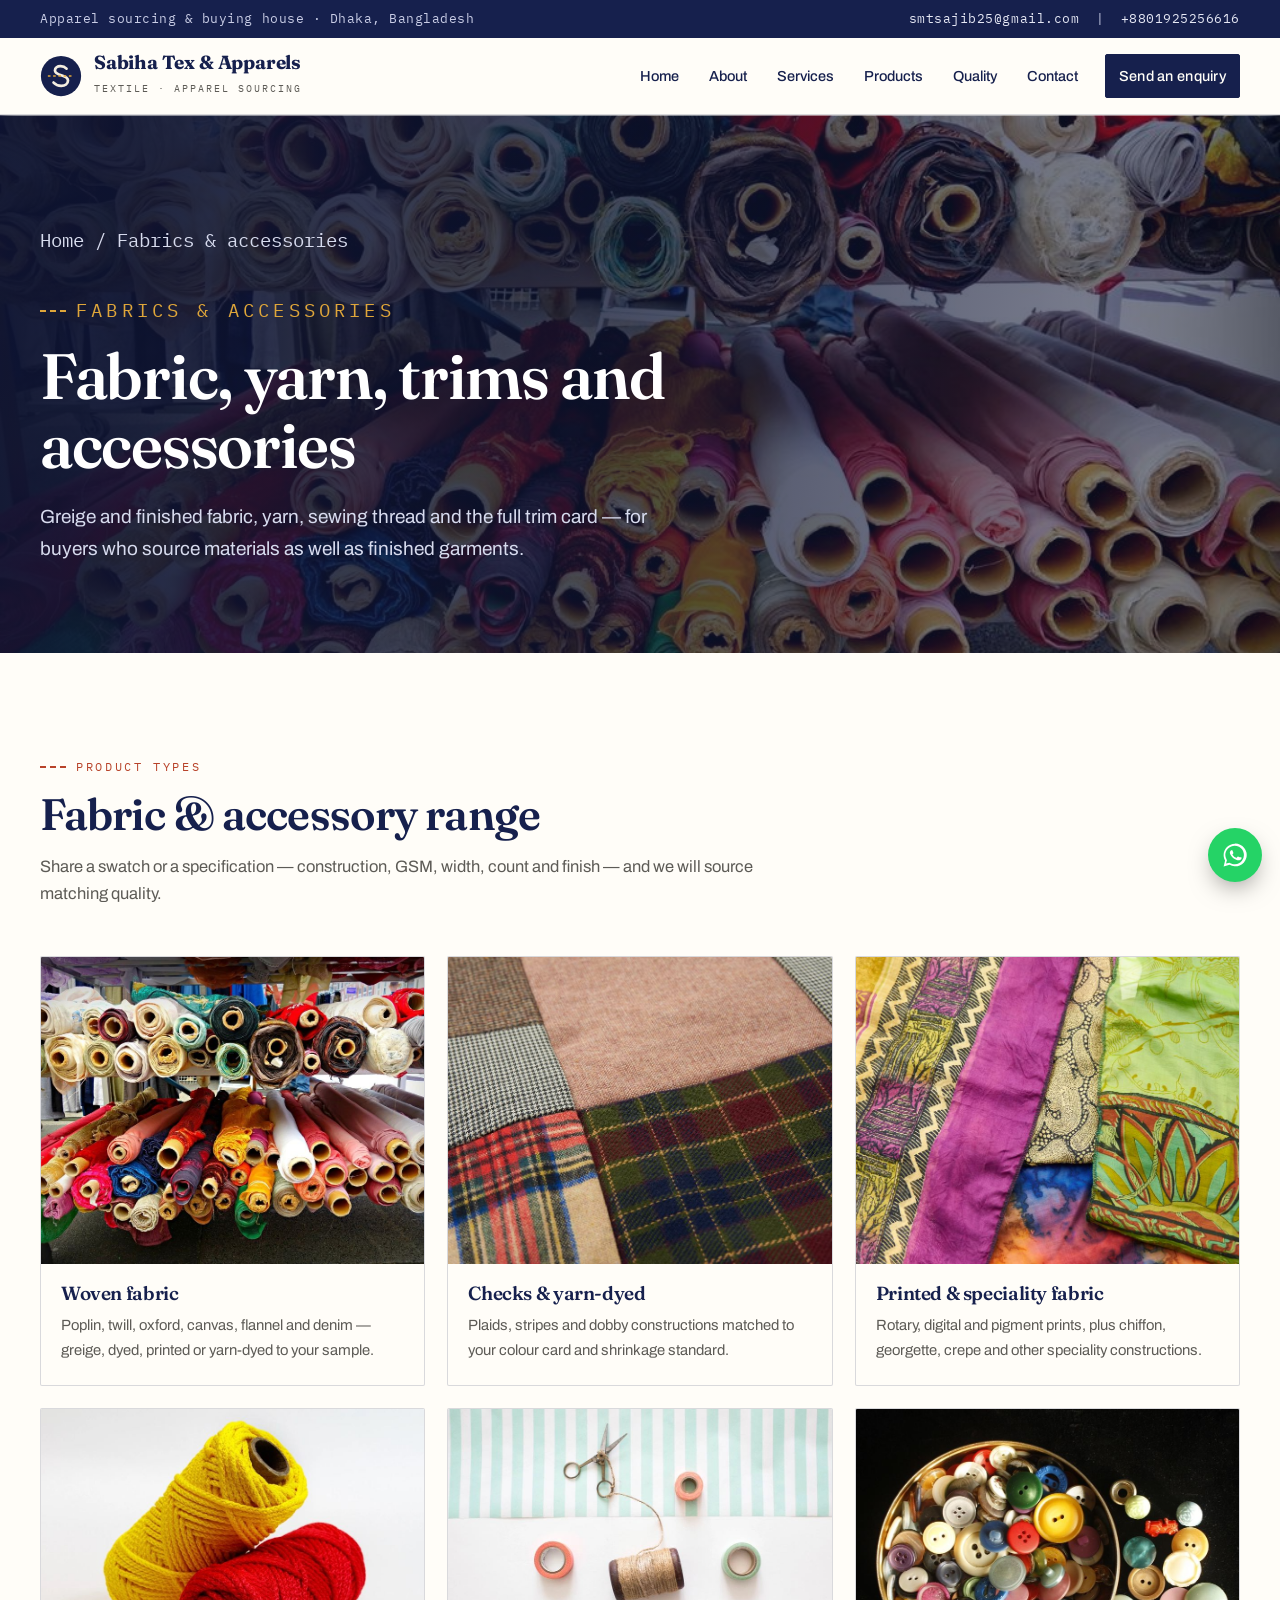
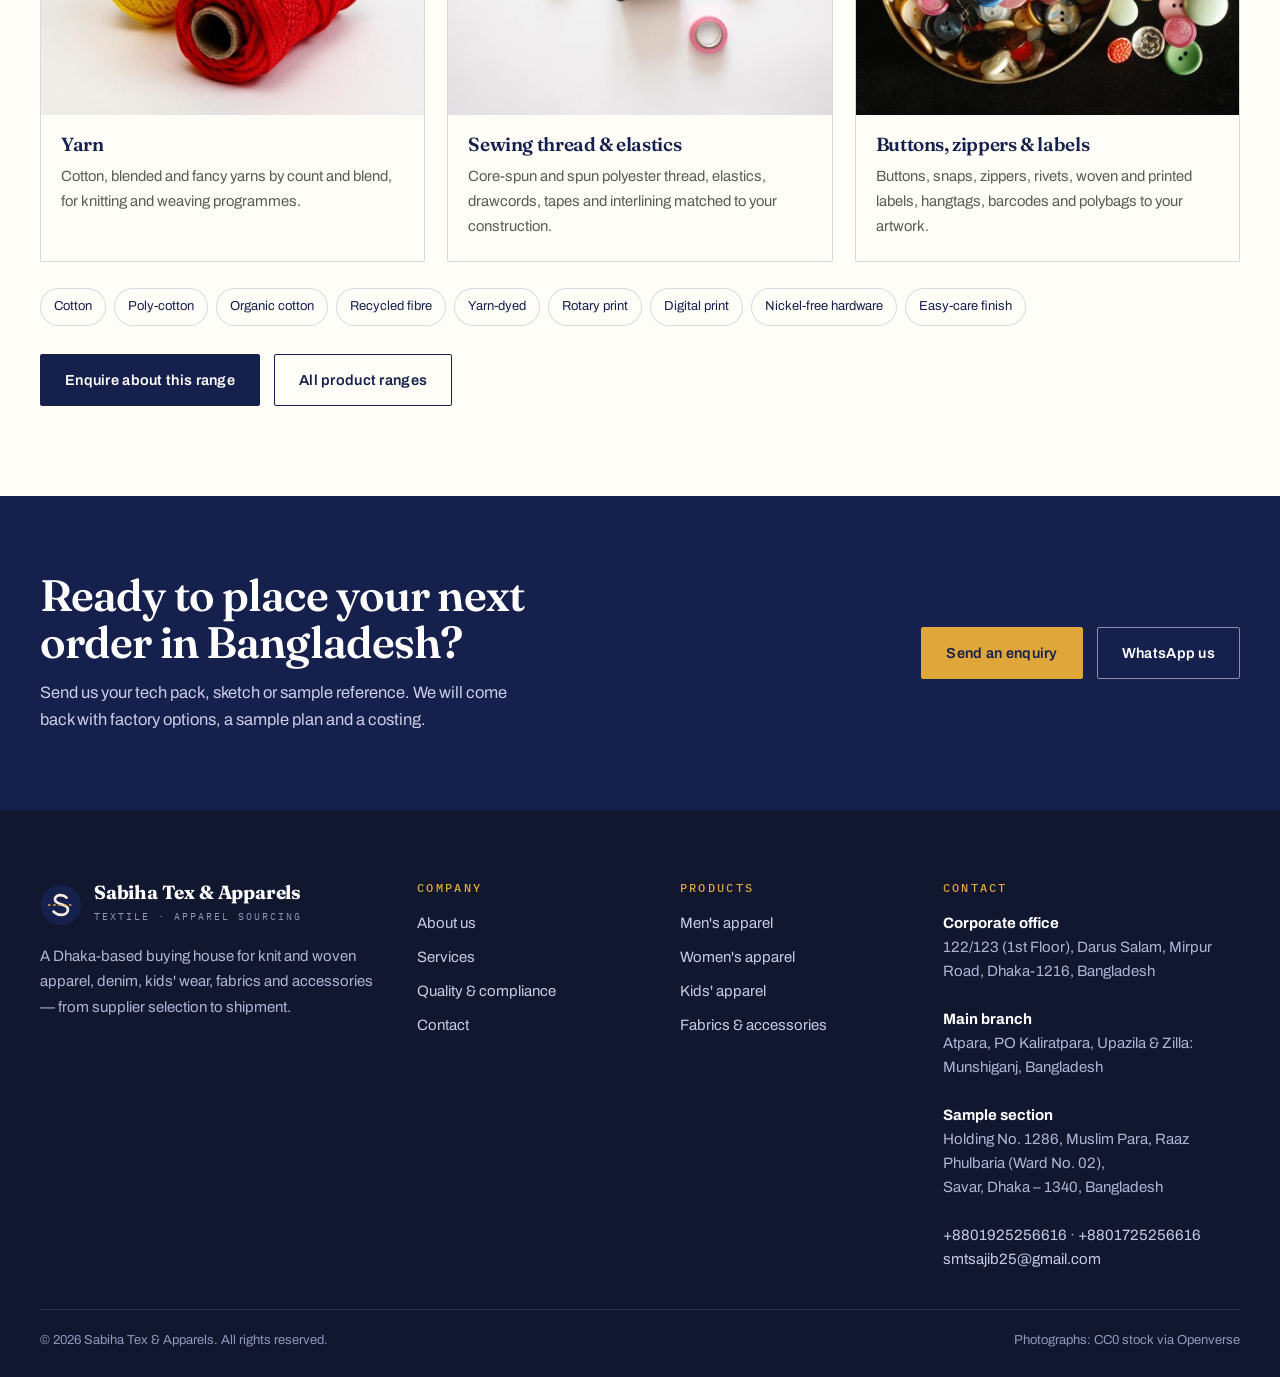
<file: fabrics-accessories.html>
<!doctype html>
<html lang="en">
<head>
<meta charset="utf-8" />
<meta name="viewport" content="width=device-width, initial-scale=1" />
<title>Fabrics &amp; Accessories Sourcing — Sabiha Tex &amp; Apparels</title>
<meta name="description" content="Woven and knit fabric, yarn, sewing thread, buttons, zippers, labels, hangtags and packaging sourced from Bangladeshi mills and accessory suppliers." />
<link rel="canonical" href="https://www.sabihatexandapparels.com/fabrics-accessories.html" />
<meta name="theme-color" content="#16204d" />
<meta property="og:type" content="website" />
<meta property="og:site_name" content="Sabiha Tex &amp; Apparels" />
<meta property="og:title" content="Fabrics &amp; Accessories Sourcing — Sabiha Tex &amp; Apparels" />
<meta property="og:description" content="Woven and knit fabric, yarn, sewing thread, buttons, zippers, labels, hangtags and packaging sourced from Bangladeshi mills and accessory suppliers." />
<meta property="og:url" content="https://www.sabihatexandapparels.com/fabrics-accessories.html" />
<meta property="og:image" content="https://www.sabihatexandapparels.com/assets/img/hero-sewing.jpg" />
<meta name="twitter:card" content="summary_large_image" />
<link rel="icon" href="favicon.svg" type="image/svg+xml" />
<link rel="preconnect" href="https://fonts.googleapis.com" />
<link rel="preconnect" href="https://fonts.gstatic.com" crossorigin />
<link href="https://fonts.googleapis.com/css2?family=Archivo:wght@400;500;600&family=Fraunces:opsz,wght@9..144,500;9..144,600;9..144,700&family=IBM+Plex+Mono:wght@400;500&display=swap" rel="stylesheet" />
<link rel="stylesheet" href="assets/css/style.css" />
</head>
<body>
<div class="topbar">
  <div class="wrap">
    <span>Apparel sourcing &amp; buying house &middot; Dhaka, Bangladesh</span>
    <span><a href="mailto:smtsajib25@gmail.com">smtsajib25@gmail.com</a> &nbsp;|&nbsp; <a href="tel:+8801925256616">+8801925256616</a></span>
  </div>
</div>

<header class="site">
  <div class="wrap">
    <a class="brand" href="index.html" aria-label="Sabiha Tex &amp; Apparels — home">
      <svg viewBox="0 0 48 48" aria-hidden="true">
        <circle cx="24" cy="24" r="23" fill="#16204d"/>
        <path d="M15.5 31.5c2.5 2.7 5.4 3.7 8.8 3.7 4.4 0 7.7-2.3 7.7-6 0-7.3-14.9-4.8-14.9-11.5 0-2.9 2.7-4.9 6.4-4.9 2.8 0 5.1 1 6.8 2.8" fill="none" stroke="#f4eee0" stroke-width="3.1" stroke-linecap="round"/>
        <path d="M9 24h30" stroke="#dfa63a" stroke-width="1.9" stroke-dasharray="3 3"/>
      </svg>
      <span><b>Sabiha Tex &amp; Apparels</b><small>Textile &middot; Apparel Sourcing</small></span>
    </a>
    <button class="burger" aria-expanded="false" aria-controls="menu" aria-label="Menu">
      <span></span><span></span><span></span>
    </button>
    <nav class="main" id="menu">
      <a href="index.html">Home</a>
      <a href="about.html">About</a>
      <a href="services.html">Services</a>
      <a href="products.html">Products</a>
      <a href="quality.html">Quality</a>
      <a href="contact.html">Contact</a>
      <a class="btn nav-cta" href="contact.html">Send an enquiry</a>
    </nav>
  </div>
</header>

<section class="hero compact">
  <img class="bg" src="assets/img/fabric-rolls.jpg" alt="" />
  <div class="wrap">
    <p class="crumbs"><a href="index.html">Home</a> / Fabrics &amp; accessories</p>
    <p class="eyebrow light">Fabrics &amp; accessories</p>
    <h1>Fabric, yarn, trims and accessories</h1>
    <p>Greige and finished fabric, yarn, sewing thread and the full trim card &mdash; for buyers who source materials as well as finished garments.</p>
    
  </div>
</section>

<section class="section">
  <div class="wrap">
    <div class="section-head reveal">
      <p class="eyebrow">Product types</p>
      <h2>Fabric &amp; accessory range</h2>
      <p>Share a swatch or a specification &mdash; construction, GSM, width, count and finish &mdash; and we will source matching quality.</p>
    </div>
    <div class="items">
  <article class="item reveal" style="transition-delay:0ms">
    <img src="assets/img/fabric-rolls.jpg" alt="Woven fabric" loading="lazy" />
    <div class="body"><h3>Woven fabric</h3><p>Poplin, twill, oxford, canvas, flannel and denim &mdash; greige, dyed, printed or yarn-dyed to your sample.</p></div>
  </article>
  <article class="item reveal" style="transition-delay:80ms">
    <img src="assets/img/fabric-plaid.jpg" alt="Checks &amp; yarn-dyed" loading="lazy" />
    <div class="body"><h3>Checks &amp; yarn-dyed</h3><p>Plaids, stripes and dobby constructions matched to your colour card and shrinkage standard.</p></div>
  </article>
  <article class="item reveal" style="transition-delay:160ms">
    <img src="assets/img/fabric-sari.jpg" alt="Printed &amp; speciality fabric" loading="lazy" />
    <div class="body"><h3>Printed &amp; speciality fabric</h3><p>Rotary, digital and pigment prints, plus chiffon, georgette, crepe and other speciality constructions.</p></div>
  </article>
  <article class="item reveal" style="transition-delay:0ms">
    <img src="assets/img/yarn.jpg" alt="Yarn" loading="lazy" />
    <div class="body"><h3>Yarn</h3><p>Cotton, blended and fancy yarns by count and blend, for knitting and weaving programmes.</p></div>
  </article>
  <article class="item reveal" style="transition-delay:80ms">
    <img src="assets/img/threads.jpg" alt="Sewing thread &amp; elastics" loading="lazy" />
    <div class="body"><h3>Sewing thread &amp; elastics</h3><p>Core-spun and spun polyester thread, elastics, drawcords, tapes and interlining matched to your construction.</p></div>
  </article>
  <article class="item reveal" style="transition-delay:160ms">
    <img src="assets/img/trims.jpg" alt="Buttons, zippers &amp; labels" loading="lazy" />
    <div class="body"><h3>Buttons, zippers &amp; labels</h3><p>Buttons, snaps, zippers, rivets, woven and printed labels, hangtags, barcodes and polybags to your artwork.</p></div>
  </article>
</div>
    <div class="taglist"><span>Cotton</span><span>Poly-cotton</span><span>Organic cotton</span><span>Recycled fibre</span><span>Yarn-dyed</span><span>Rotary print</span><span>Digital print</span><span>Nickel-free hardware</span><span>Easy-care finish</span></div>
    <div class="btn-row"><a class="btn" href="contact.html">Enquire about this range</a><a class="btn ghost" href="products.html">All product ranges</a></div>
  </div>
</section>

<section class="cta-band">
  <div class="wrap reveal">
    <div>
      <h2>Ready to place your next order in Bangladesh?</h2>
      <p>Send us your tech pack, sketch or sample reference. We will come back with factory options, a sample plan and a costing.</p>
    </div>
    <div class="btn-row" style="margin:0">
      <a class="btn light" href="contact.html">Send an enquiry</a>
      <a class="btn outline-light" href="https://wa.me/8801925256616" target="_blank" rel="noopener">WhatsApp us</a>
    </div>
  </div>
</section>

<footer class="site">
  <div class="wrap">
    <div class="cols">
      <div>
        <a class="brand" href="index.html" style="margin-bottom:16px">
          <svg viewBox="0 0 48 48" aria-hidden="true">
        <circle cx="24" cy="24" r="23" fill="#16204d"/>
        <path d="M15.5 31.5c2.5 2.7 5.4 3.7 8.8 3.7 4.4 0 7.7-2.3 7.7-6 0-7.3-14.9-4.8-14.9-11.5 0-2.9 2.7-4.9 6.4-4.9 2.8 0 5.1 1 6.8 2.8" fill="none" stroke="#f4eee0" stroke-width="3.1" stroke-linecap="round"/>
        <path d="M9 24h30" stroke="#dfa63a" stroke-width="1.9" stroke-dasharray="3 3"/>
      </svg>
          <span><b>Sabiha Tex &amp; Apparels</b><small>Textile &middot; Apparel Sourcing</small></span>
        </a>
        <p style="color:#aeb5d4;max-width:38ch">A Dhaka-based buying house for knit and woven apparel, denim, kids' wear, fabrics and accessories — from supplier selection to shipment.</p>
      </div>
      <div>
        <h4>Company</h4>
        <ul>
          <li><a href="about.html">About us</a></li>
          <li><a href="services.html">Services</a></li>
          <li><a href="quality.html">Quality &amp; compliance</a></li>
          <li><a href="contact.html">Contact</a></li>
        </ul>
      </div>
      <div>
        <h4>Products</h4>
        <ul>
          <li><a href="mens.html">Men's apparel</a></li>
          <li><a href="womens.html">Women's apparel</a></li>
          <li><a href="kids.html">Kids' apparel</a></li>
          <li><a href="fabrics-accessories.html">Fabrics &amp; accessories</a></li>
        </ul>
      </div>
      <div>
        <h4>Contact</h4>
        <address>
          <strong style="color:#fff">Corporate office</strong><br />
          122/123 (1st Floor), Darus Salam, Mirpur Road, Dhaka-1216, Bangladesh<br /><br />
          <strong style="color:#fff">Main branch</strong><br />
          Atpara, PO Kaliratpara, Upazila &amp; Zilla: Munshiganj, Bangladesh<br /><br />
          <strong style="color:#fff">Sample section</strong><br />
          Holding No. 1286, Muslim Para, Raaz Phulbaria (Ward No. 02),<br />Savar, Dhaka &ndash; 1340, Bangladesh<br /><br />
          <a href="tel:+8801925256616">+8801925256616</a> &middot; <a href="tel:+8801725256616">+8801725256616</a><br />
          <a href="mailto:smtsajib25@gmail.com">smtsajib25@gmail.com</a>
        </address>
      </div>
    </div>
    <div class="foot-bottom">
      <span>&copy; <span id="yr">2026</span> Sabiha Tex &amp; Apparels. All rights reserved.</span>
      <span>Photographs: CC0 stock via Openverse</span>
    </div>
  </div>
</footer>

<a class="float-wa" href="https://wa.me/8801925256616" target="_blank" rel="noopener" aria-label="Chat on WhatsApp"><svg viewBox="0 0 32 32" aria-hidden="true"><path d="M16 3C8.8 3 3 8.8 3 16c0 2.3.6 4.5 1.7 6.4L3 29l6.8-1.8A13 13 0 1 0 16 3zm0 23.6c-2.1 0-4.1-.6-5.9-1.6l-.4-.2-4 1 1.1-3.9-.3-.4A10.6 10.6 0 1 1 16 26.6zm5.8-7.9c-.3-.2-1.9-.9-2.2-1-.3-.1-.5-.2-.7.2-.2.3-.8 1-.9 1.2-.2.2-.3.2-.6.1-1.8-.9-3-1.6-4.2-3.6-.3-.5.3-.5.9-1.6.1-.2 0-.4 0-.6l-.9-2.2c-.2-.6-.5-.5-.7-.5h-.6c-.2 0-.6.1-.9.4-1.2 1.2-1.2 2.9-.1 4.6 1.1 1.7 2.4 3.9 5.9 5.4 2.3 1 3.2 1.1 4.3.9.7-.1 1.9-.8 2.2-1.6.3-.8.3-1.4.2-1.6-.1-.1-.3-.2-.6-.3z"/></svg></a>
<script src="assets/js/site.js"></script>
</body>
</html>
</file>
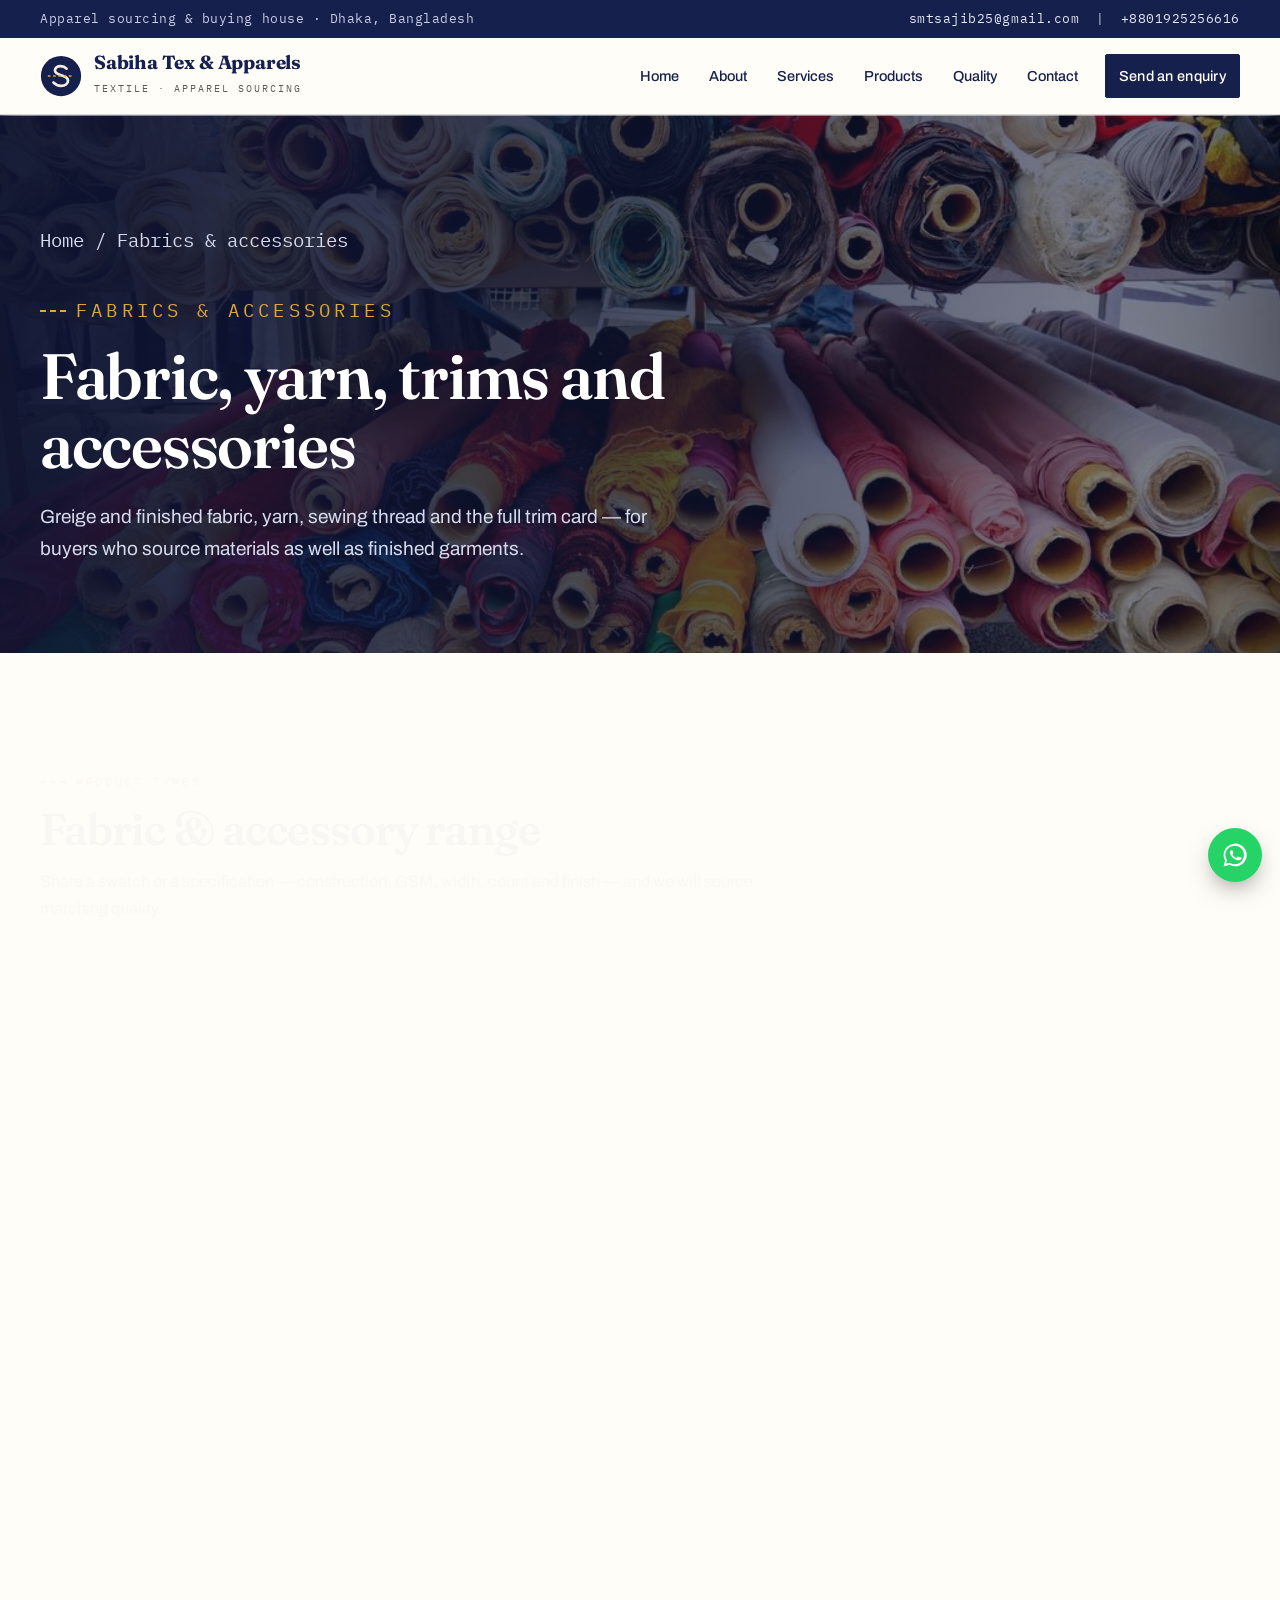
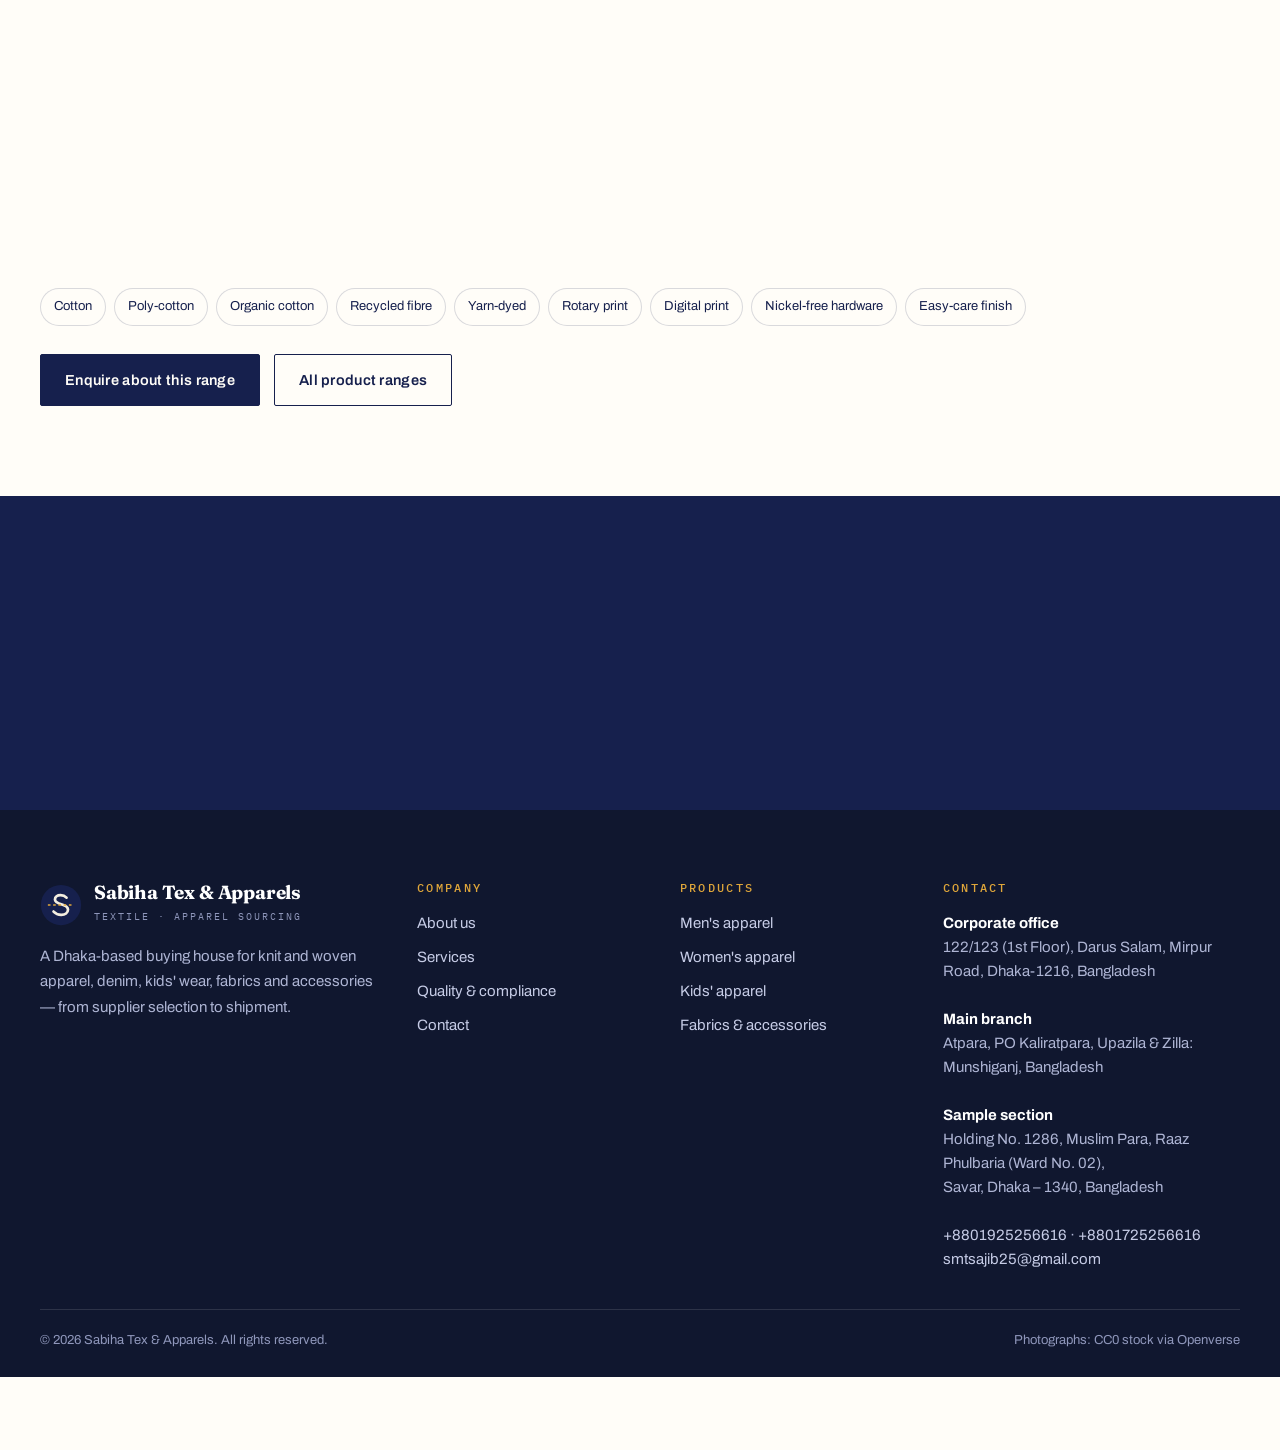
<file: home-textiles.html>
<!doctype html>
<html lang="en">
<head>
<meta charset="utf-8" />
<title>Moved — Sabiha Tex &amp; Apparels</title>
<link rel="canonical" href="https://www.sabihatexandapparels.com/fabrics-accessories.html" />
<meta http-equiv="refresh" content="0; url=fabrics-accessories.html" />
<meta name="robots" content="noindex" />
</head>
<body>
<p>This page is now <a href="fabrics-accessories.html">Fabrics &amp; accessories</a>.</p>
</body>
</html>
</file>
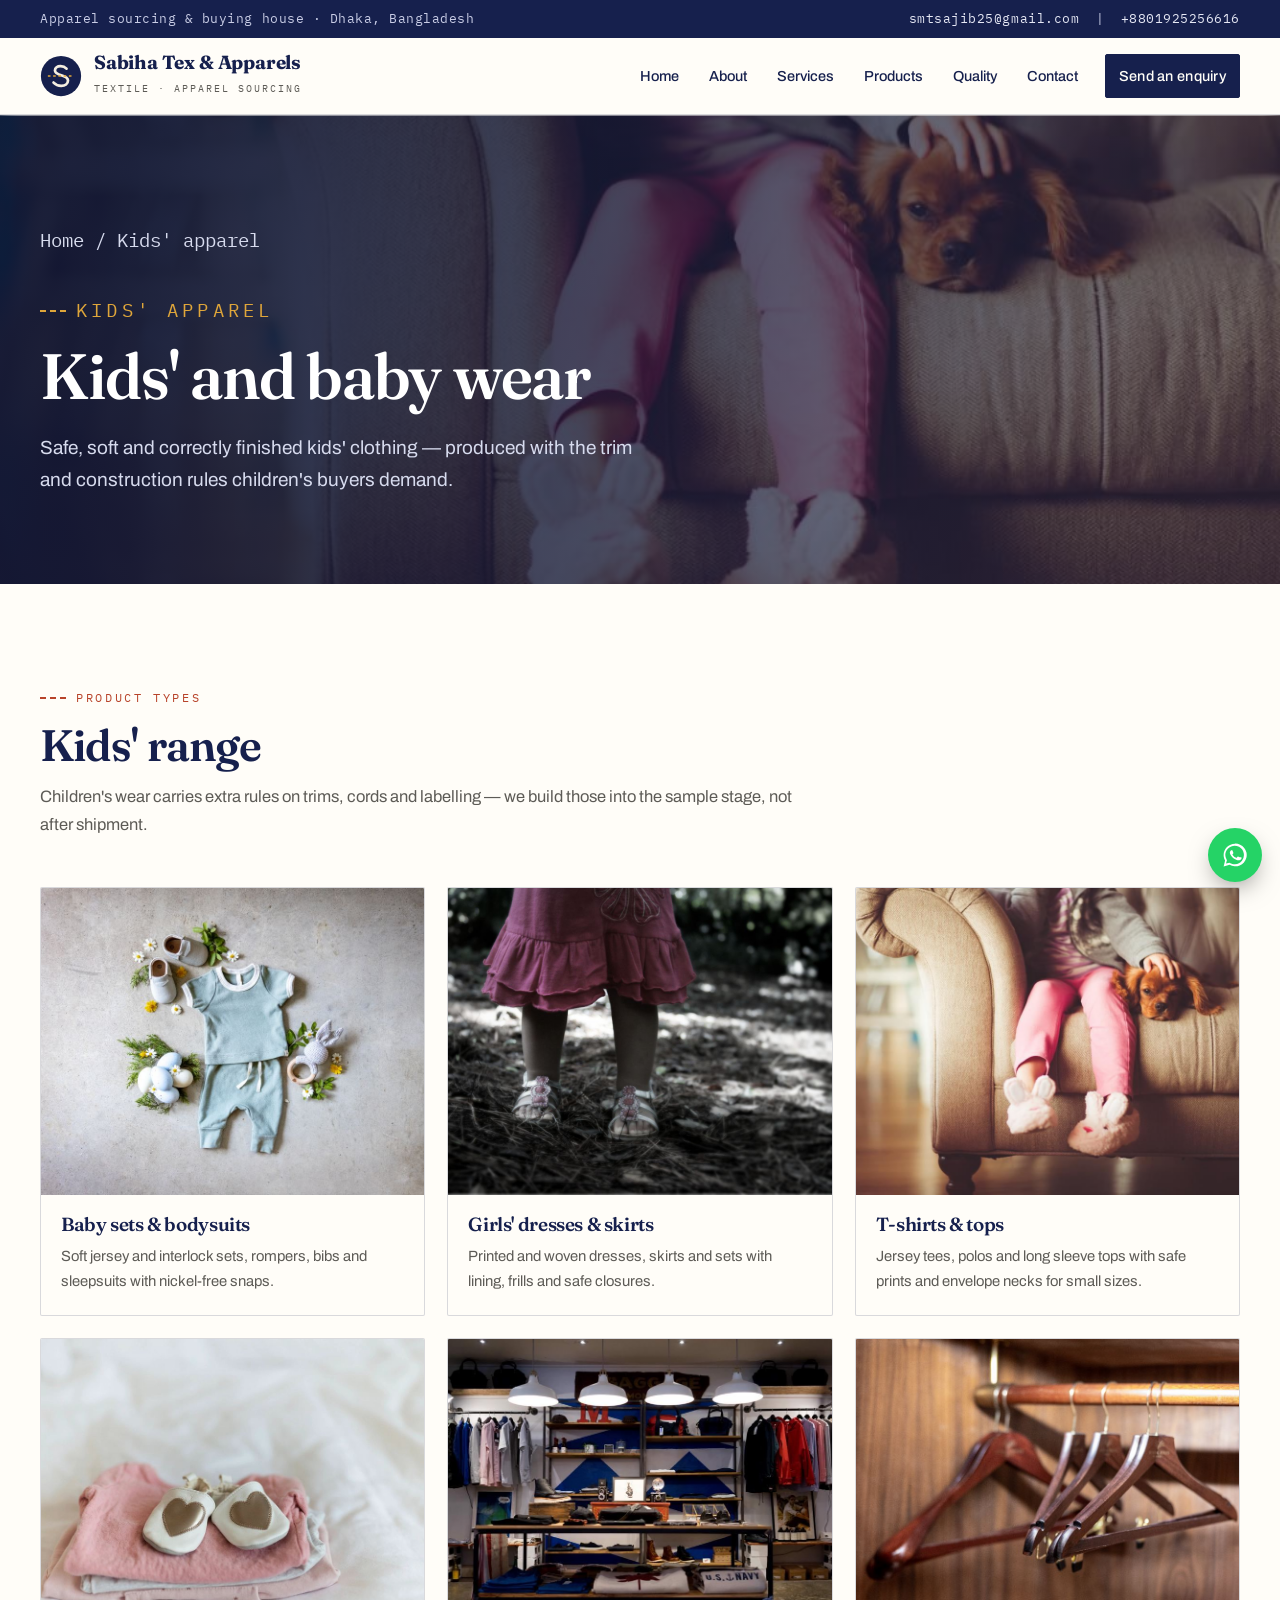
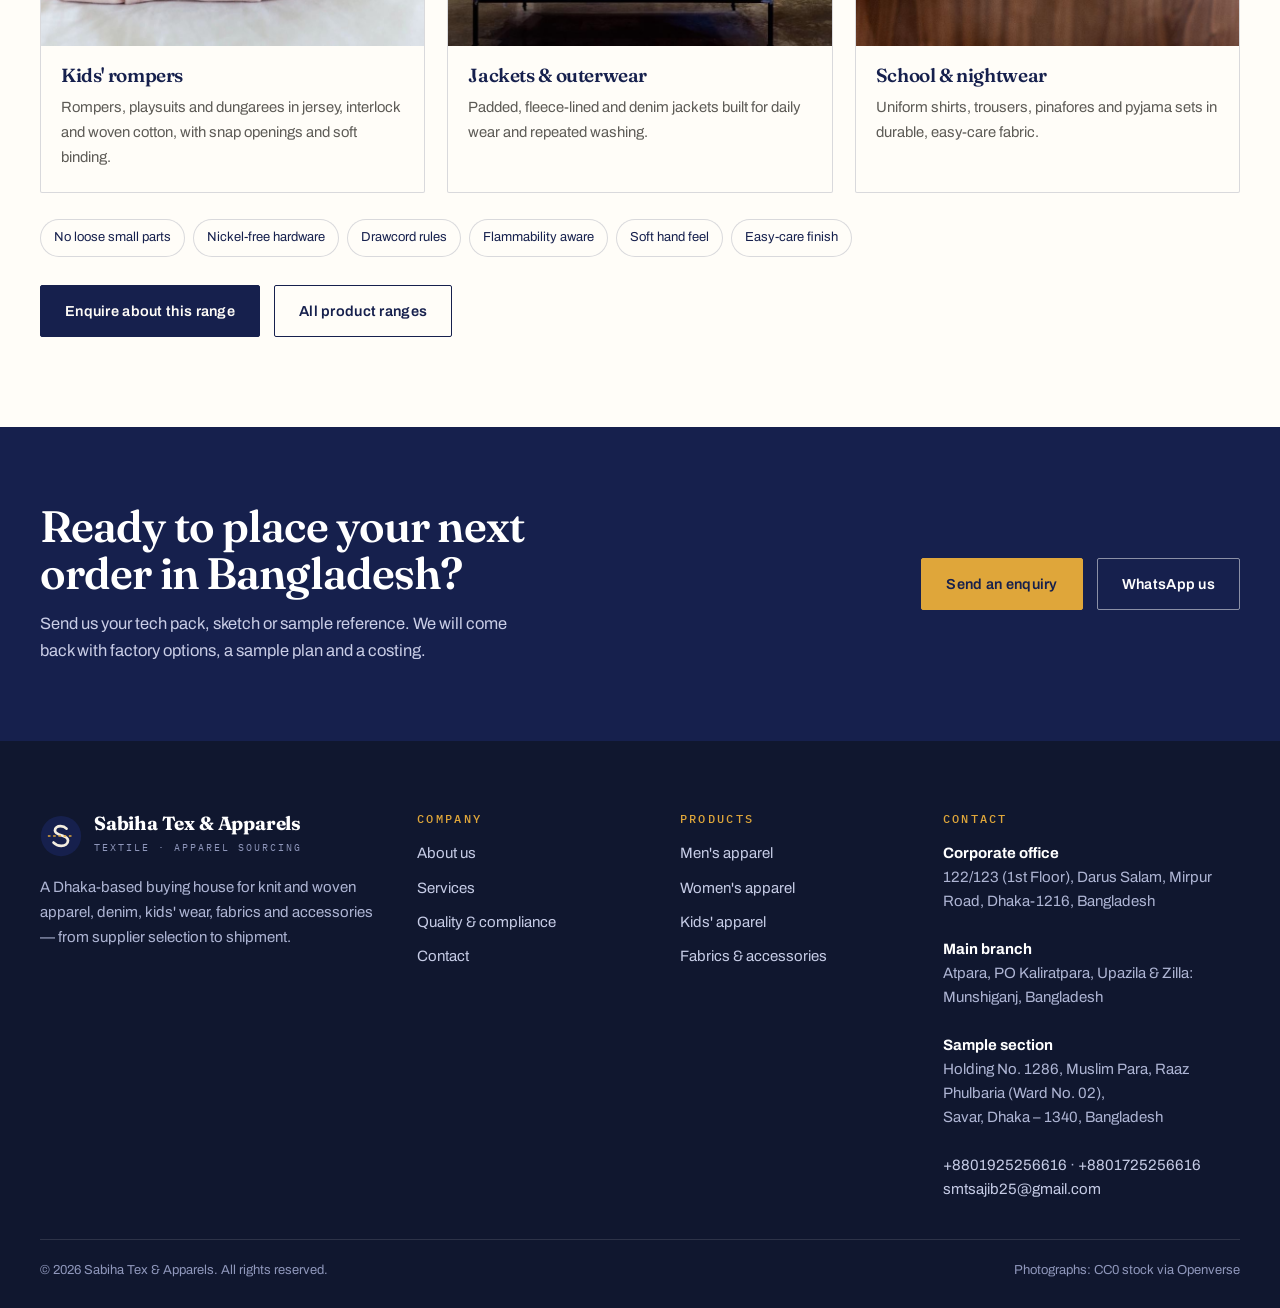
<file: kids.html>
<!doctype html>
<html lang="en">
<head>
<meta charset="utf-8" />
<meta name="viewport" content="width=device-width, initial-scale=1" />
<title>Kids' &amp; Baby Wear Sourcing — Sabiha Tex &amp; Apparels</title>
<meta name="description" content="Rompers, baby sets, t-shirts, dresses, school wear and outerwear for children, produced with child-safe trims and construction." />
<link rel="canonical" href="https://www.sabihatexandapparels.com/kids.html" />
<meta name="theme-color" content="#16204d" />
<meta property="og:type" content="website" />
<meta property="og:site_name" content="Sabiha Tex &amp; Apparels" />
<meta property="og:title" content="Kids' &amp; Baby Wear Sourcing — Sabiha Tex &amp; Apparels" />
<meta property="og:description" content="Rompers, baby sets, t-shirts, dresses, school wear and outerwear for children, produced with child-safe trims and construction." />
<meta property="og:url" content="https://www.sabihatexandapparels.com/kids.html" />
<meta property="og:image" content="https://www.sabihatexandapparels.com/assets/img/hero-sewing.jpg" />
<meta name="twitter:card" content="summary_large_image" />
<link rel="icon" href="favicon.svg" type="image/svg+xml" />
<link rel="preconnect" href="https://fonts.googleapis.com" />
<link rel="preconnect" href="https://fonts.gstatic.com" crossorigin />
<link href="https://fonts.googleapis.com/css2?family=Archivo:wght@400;500;600&family=Fraunces:opsz,wght@9..144,500;9..144,600;9..144,700&family=IBM+Plex+Mono:wght@400;500&display=swap" rel="stylesheet" />
<link rel="stylesheet" href="assets/css/style.css" />
</head>
<body>
<div class="topbar">
  <div class="wrap">
    <span>Apparel sourcing &amp; buying house &middot; Dhaka, Bangladesh</span>
    <span><a href="mailto:smtsajib25@gmail.com">smtsajib25@gmail.com</a> &nbsp;|&nbsp; <a href="tel:+8801925256616">+8801925256616</a></span>
  </div>
</div>

<header class="site">
  <div class="wrap">
    <a class="brand" href="index.html" aria-label="Sabiha Tex &amp; Apparels — home">
      <svg viewBox="0 0 48 48" aria-hidden="true">
        <circle cx="24" cy="24" r="23" fill="#16204d"/>
        <path d="M15.5 31.5c2.5 2.7 5.4 3.7 8.8 3.7 4.4 0 7.7-2.3 7.7-6 0-7.3-14.9-4.8-14.9-11.5 0-2.9 2.7-4.9 6.4-4.9 2.8 0 5.1 1 6.8 2.8" fill="none" stroke="#f4eee0" stroke-width="3.1" stroke-linecap="round"/>
        <path d="M9 24h30" stroke="#dfa63a" stroke-width="1.9" stroke-dasharray="3 3"/>
      </svg>
      <span><b>Sabiha Tex &amp; Apparels</b><small>Textile &middot; Apparel Sourcing</small></span>
    </a>
    <button class="burger" aria-expanded="false" aria-controls="menu" aria-label="Menu">
      <span></span><span></span><span></span>
    </button>
    <nav class="main" id="menu">
      <a href="index.html">Home</a>
      <a href="about.html">About</a>
      <a href="services.html">Services</a>
      <a href="products.html">Products</a>
      <a href="quality.html">Quality</a>
      <a href="contact.html">Contact</a>
      <a class="btn nav-cta" href="contact.html">Send an enquiry</a>
    </nav>
  </div>
</header>

<section class="hero compact">
  <img class="bg" src="assets/img/kids-girl.jpg" alt="" />
  <div class="wrap">
    <p class="crumbs"><a href="index.html">Home</a> / Kids' apparel</p>
    <p class="eyebrow light">Kids' apparel</p>
    <h1>Kids' and baby wear</h1>
    <p>Safe, soft and correctly finished kids' clothing &mdash; produced with the trim and construction rules children's buyers demand.</p>
    
  </div>
</section>

<section class="section">
  <div class="wrap">
    <div class="section-head reveal">
      <p class="eyebrow">Product types</p>
      <h2>Kids' range</h2>
      <p>Children's wear carries extra rules on trims, cords and labelling &mdash; we build those into the sample stage, not after shipment.</p>
    </div>
    <div class="items">
  <article class="item reveal" style="transition-delay:0ms">
    <img src="assets/img/kids-baby.jpg" alt="Baby sets &amp; bodysuits" loading="lazy" />
    <div class="body"><h3>Baby sets &amp; bodysuits</h3><p>Soft jersey and interlock sets, rompers, bibs and sleepsuits with nickel-free snaps.</p></div>
  </article>
  <article class="item reveal" style="transition-delay:80ms">
    <img src="assets/img/kids-dress.jpg" alt="Girls' dresses &amp; skirts" loading="lazy" />
    <div class="body"><h3>Girls' dresses &amp; skirts</h3><p>Printed and woven dresses, skirts and sets with lining, frills and safe closures.</p></div>
  </article>
  <article class="item reveal" style="transition-delay:160ms">
    <img src="assets/img/kids-girl.jpg" alt="T-shirts &amp; tops" loading="lazy" />
    <div class="body"><h3>T-shirts &amp; tops</h3><p>Jersey tees, polos and long sleeve tops with safe prints and envelope necks for small sizes.</p></div>
  </article>
  <article class="item reveal" style="transition-delay:0ms">
    <img src="assets/img/kids-romper.jpg" alt="Kids' rompers" loading="lazy" />
    <div class="body"><h3>Kids' rompers</h3><p>Rompers, playsuits and dungarees in jersey, interlock and woven cotton, with snap openings and soft binding.</p></div>
  </article>
  <article class="item reveal" style="transition-delay:80ms">
    <img src="assets/img/womens-jackets.jpg" alt="Jackets &amp; outerwear" loading="lazy" />
    <div class="body"><h3>Jackets &amp; outerwear</h3><p>Padded, fleece-lined and denim jackets built for daily wear and repeated washing.</p></div>
  </article>
  <article class="item reveal" style="transition-delay:160ms">
    <img src="assets/img/hangers.jpg" alt="School &amp; nightwear" loading="lazy" />
    <div class="body"><h3>School &amp; nightwear</h3><p>Uniform shirts, trousers, pinafores and pyjama sets in durable, easy-care fabric.</p></div>
  </article>
</div>
    <div class="taglist"><span>No loose small parts</span><span>Nickel-free hardware</span><span>Drawcord rules</span><span>Flammability aware</span><span>Soft hand feel</span><span>Easy-care finish</span></div>
    <div class="btn-row"><a class="btn" href="contact.html">Enquire about this range</a><a class="btn ghost" href="products.html">All product ranges</a></div>
  </div>
</section>

<section class="cta-band">
  <div class="wrap reveal">
    <div>
      <h2>Ready to place your next order in Bangladesh?</h2>
      <p>Send us your tech pack, sketch or sample reference. We will come back with factory options, a sample plan and a costing.</p>
    </div>
    <div class="btn-row" style="margin:0">
      <a class="btn light" href="contact.html">Send an enquiry</a>
      <a class="btn outline-light" href="https://wa.me/8801925256616" target="_blank" rel="noopener">WhatsApp us</a>
    </div>
  </div>
</section>

<footer class="site">
  <div class="wrap">
    <div class="cols">
      <div>
        <a class="brand" href="index.html" style="margin-bottom:16px">
          <svg viewBox="0 0 48 48" aria-hidden="true">
        <circle cx="24" cy="24" r="23" fill="#16204d"/>
        <path d="M15.5 31.5c2.5 2.7 5.4 3.7 8.8 3.7 4.4 0 7.7-2.3 7.7-6 0-7.3-14.9-4.8-14.9-11.5 0-2.9 2.7-4.9 6.4-4.9 2.8 0 5.1 1 6.8 2.8" fill="none" stroke="#f4eee0" stroke-width="3.1" stroke-linecap="round"/>
        <path d="M9 24h30" stroke="#dfa63a" stroke-width="1.9" stroke-dasharray="3 3"/>
      </svg>
          <span><b>Sabiha Tex &amp; Apparels</b><small>Textile &middot; Apparel Sourcing</small></span>
        </a>
        <p style="color:#aeb5d4;max-width:38ch">A Dhaka-based buying house for knit and woven apparel, denim, kids' wear, fabrics and accessories — from supplier selection to shipment.</p>
      </div>
      <div>
        <h4>Company</h4>
        <ul>
          <li><a href="about.html">About us</a></li>
          <li><a href="services.html">Services</a></li>
          <li><a href="quality.html">Quality &amp; compliance</a></li>
          <li><a href="contact.html">Contact</a></li>
        </ul>
      </div>
      <div>
        <h4>Products</h4>
        <ul>
          <li><a href="mens.html">Men's apparel</a></li>
          <li><a href="womens.html">Women's apparel</a></li>
          <li><a href="kids.html">Kids' apparel</a></li>
          <li><a href="fabrics-accessories.html">Fabrics &amp; accessories</a></li>
        </ul>
      </div>
      <div>
        <h4>Contact</h4>
        <address>
          <strong style="color:#fff">Corporate office</strong><br />
          122/123 (1st Floor), Darus Salam, Mirpur Road, Dhaka-1216, Bangladesh<br /><br />
          <strong style="color:#fff">Main branch</strong><br />
          Atpara, PO Kaliratpara, Upazila &amp; Zilla: Munshiganj, Bangladesh<br /><br />
          <strong style="color:#fff">Sample section</strong><br />
          Holding No. 1286, Muslim Para, Raaz Phulbaria (Ward No. 02),<br />Savar, Dhaka &ndash; 1340, Bangladesh<br /><br />
          <a href="tel:+8801925256616">+8801925256616</a> &middot; <a href="tel:+8801725256616">+8801725256616</a><br />
          <a href="mailto:smtsajib25@gmail.com">smtsajib25@gmail.com</a>
        </address>
      </div>
    </div>
    <div class="foot-bottom">
      <span>&copy; <span id="yr">2026</span> Sabiha Tex &amp; Apparels. All rights reserved.</span>
      <span>Photographs: CC0 stock via Openverse</span>
    </div>
  </div>
</footer>

<a class="float-wa" href="https://wa.me/8801925256616" target="_blank" rel="noopener" aria-label="Chat on WhatsApp"><svg viewBox="0 0 32 32" aria-hidden="true"><path d="M16 3C8.8 3 3 8.8 3 16c0 2.3.6 4.5 1.7 6.4L3 29l6.8-1.8A13 13 0 1 0 16 3zm0 23.6c-2.1 0-4.1-.6-5.9-1.6l-.4-.2-4 1 1.1-3.9-.3-.4A10.6 10.6 0 1 1 16 26.6zm5.8-7.9c-.3-.2-1.9-.9-2.2-1-.3-.1-.5-.2-.7.2-.2.3-.8 1-.9 1.2-.2.2-.3.2-.6.1-1.8-.9-3-1.6-4.2-3.6-.3-.5.3-.5.9-1.6.1-.2 0-.4 0-.6l-.9-2.2c-.2-.6-.5-.5-.7-.5h-.6c-.2 0-.6.1-.9.4-1.2 1.2-1.2 2.9-.1 4.6 1.1 1.7 2.4 3.9 5.9 5.4 2.3 1 3.2 1.1 4.3.9.7-.1 1.9-.8 2.2-1.6.3-.8.3-1.4.2-1.6-.1-.1-.3-.2-.6-.3z"/></svg></a>
<script src="assets/js/site.js"></script>
</body>
</html>
</file>
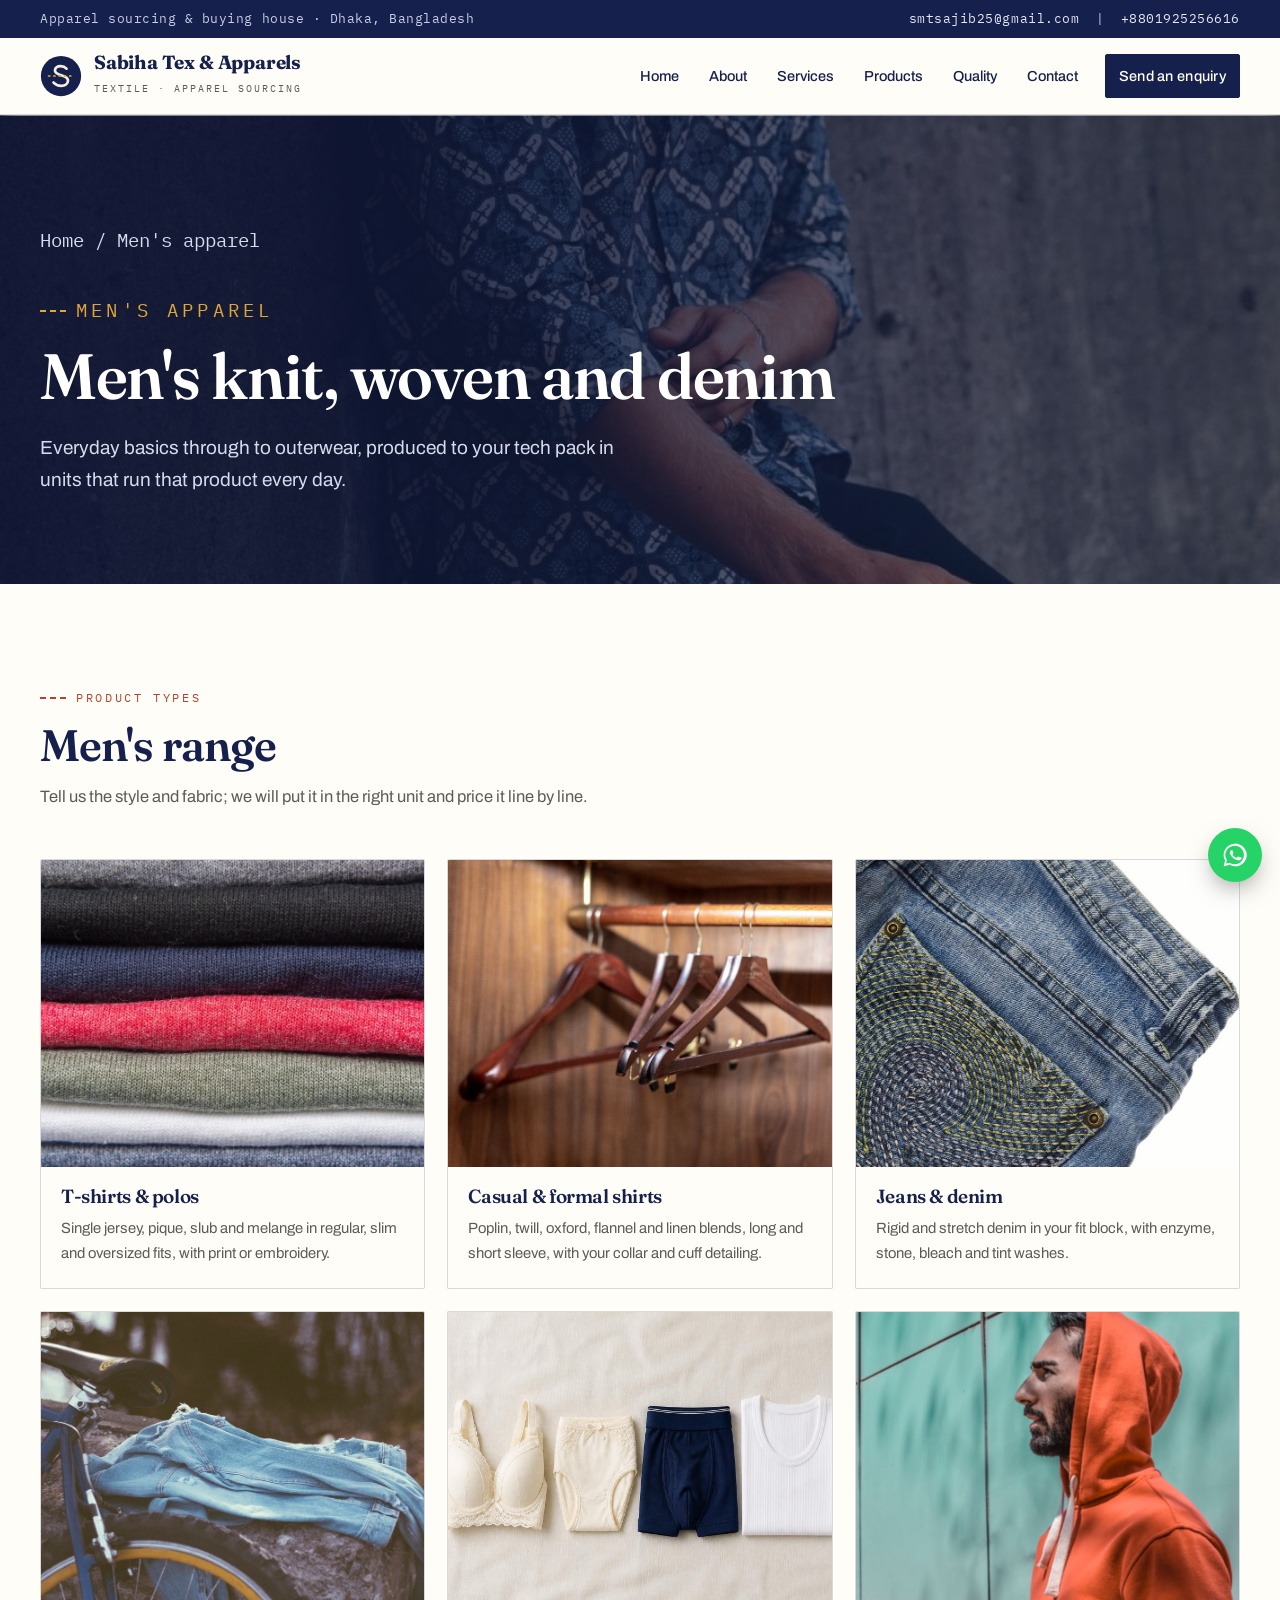
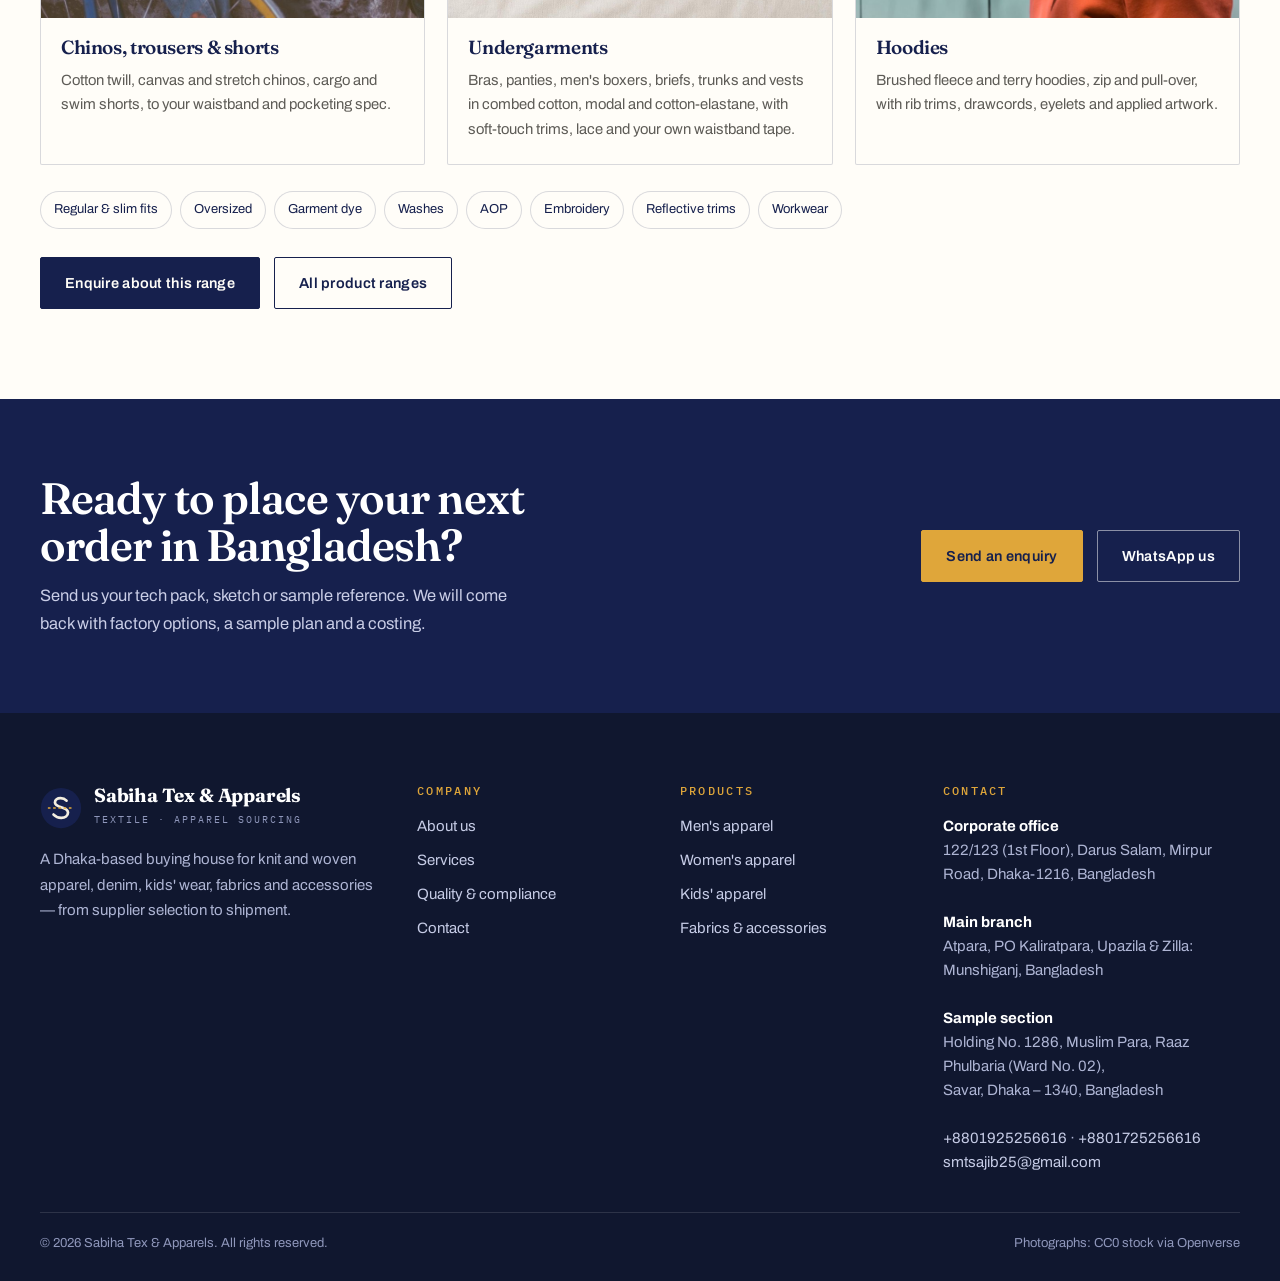
<file: mens.html>
<!doctype html>
<html lang="en">
<head>
<meta charset="utf-8" />
<meta name="viewport" content="width=device-width, initial-scale=1" />
<title>Men's Apparel Sourcing — Sabiha Tex &amp; Apparels</title>
<meta name="description" content="T-shirts, polos, shirts, jeans and denim, chinos, shorts, hoodies, undergarments and outerwear for men, sourced and inspected in Bangladesh." />
<link rel="canonical" href="https://www.sabihatexandapparels.com/mens.html" />
<meta name="theme-color" content="#16204d" />
<meta property="og:type" content="website" />
<meta property="og:site_name" content="Sabiha Tex &amp; Apparels" />
<meta property="og:title" content="Men's Apparel Sourcing — Sabiha Tex &amp; Apparels" />
<meta property="og:description" content="T-shirts, polos, shirts, jeans and denim, chinos, shorts, hoodies, undergarments and outerwear for men, sourced and inspected in Bangladesh." />
<meta property="og:url" content="https://www.sabihatexandapparels.com/mens.html" />
<meta property="og:image" content="https://www.sabihatexandapparels.com/assets/img/hero-sewing.jpg" />
<meta name="twitter:card" content="summary_large_image" />
<link rel="icon" href="favicon.svg" type="image/svg+xml" />
<link rel="preconnect" href="https://fonts.googleapis.com" />
<link rel="preconnect" href="https://fonts.gstatic.com" crossorigin />
<link href="https://fonts.googleapis.com/css2?family=Archivo:wght@400;500;600&family=Fraunces:opsz,wght@9..144,500;9..144,600;9..144,700&family=IBM+Plex+Mono:wght@400;500&display=swap" rel="stylesheet" />
<link rel="stylesheet" href="assets/css/style.css" />
</head>
<body>
<div class="topbar">
  <div class="wrap">
    <span>Apparel sourcing &amp; buying house &middot; Dhaka, Bangladesh</span>
    <span><a href="mailto:smtsajib25@gmail.com">smtsajib25@gmail.com</a> &nbsp;|&nbsp; <a href="tel:+8801925256616">+8801925256616</a></span>
  </div>
</div>

<header class="site">
  <div class="wrap">
    <a class="brand" href="index.html" aria-label="Sabiha Tex &amp; Apparels — home">
      <svg viewBox="0 0 48 48" aria-hidden="true">
        <circle cx="24" cy="24" r="23" fill="#16204d"/>
        <path d="M15.5 31.5c2.5 2.7 5.4 3.7 8.8 3.7 4.4 0 7.7-2.3 7.7-6 0-7.3-14.9-4.8-14.9-11.5 0-2.9 2.7-4.9 6.4-4.9 2.8 0 5.1 1 6.8 2.8" fill="none" stroke="#f4eee0" stroke-width="3.1" stroke-linecap="round"/>
        <path d="M9 24h30" stroke="#dfa63a" stroke-width="1.9" stroke-dasharray="3 3"/>
      </svg>
      <span><b>Sabiha Tex &amp; Apparels</b><small>Textile &middot; Apparel Sourcing</small></span>
    </a>
    <button class="burger" aria-expanded="false" aria-controls="menu" aria-label="Menu">
      <span></span><span></span><span></span>
    </button>
    <nav class="main" id="menu">
      <a href="index.html">Home</a>
      <a href="about.html">About</a>
      <a href="services.html">Services</a>
      <a href="products.html">Products</a>
      <a href="quality.html">Quality</a>
      <a href="contact.html">Contact</a>
      <a class="btn nav-cta" href="contact.html">Send an enquiry</a>
    </nav>
  </div>
</header>

<section class="hero compact">
  <img class="bg" src="assets/img/mens-model.jpg" alt="" />
  <div class="wrap">
    <p class="crumbs"><a href="index.html">Home</a> / Men's apparel</p>
    <p class="eyebrow light">Men's apparel</p>
    <h1>Men's knit, woven and denim</h1>
    <p>Everyday basics through to outerwear, produced to your tech pack in units that run that product every day.</p>
    
  </div>
</section>

<section class="section">
  <div class="wrap">
    <div class="section-head reveal">
      <p class="eyebrow">Product types</p>
      <h2>Men's range</h2>
      <p>Tell us the style and fabric; we will put it in the right unit and price it line by line.</p>
    </div>
    <div class="items">
  <article class="item reveal" style="transition-delay:0ms">
    <img src="assets/img/tshirts-folded.jpg" alt="T-shirts &amp; polos" loading="lazy" />
    <div class="body"><h3>T-shirts &amp; polos</h3><p>Single jersey, pique, slub and melange in regular, slim and oversized fits, with print or embroidery.</p></div>
  </article>
  <article class="item reveal" style="transition-delay:80ms">
    <img src="assets/img/hangers.jpg" alt="Casual &amp; formal shirts" loading="lazy" />
    <div class="body"><h3>Casual &amp; formal shirts</h3><p>Poplin, twill, oxford, flannel and linen blends, long and short sleeve, with your collar and cuff detailing.</p></div>
  </article>
  <article class="item reveal" style="transition-delay:160ms">
    <img src="assets/img/denim-pocket.jpg" alt="Jeans &amp; denim" loading="lazy" />
    <div class="body"><h3>Jeans &amp; denim</h3><p>Rigid and stretch denim in your fit block, with enzyme, stone, bleach and tint washes.</p></div>
  </article>
  <article class="item reveal" style="transition-delay:0ms">
    <img src="assets/img/denim-jeans.jpg" alt="Chinos, trousers &amp; shorts" loading="lazy" />
    <div class="body"><h3>Chinos, trousers &amp; shorts</h3><p>Cotton twill, canvas and stretch chinos, cargo and swim shorts, to your waistband and pocketing spec.</p></div>
  </article>
  <article class="item reveal" style="transition-delay:80ms">
    <img src="assets/img/undergarments.jpg" alt="Undergarments" loading="lazy" />
    <div class="body"><h3>Undergarments</h3><p>Bras, panties, men's boxers, briefs, trunks and vests in combed cotton, modal and cotton-elastane, with soft-touch trims, lace and your own waistband tape.</p></div>
  </article>
  <article class="item reveal" style="transition-delay:160ms">
    <img src="assets/img/hoodie.jpg" alt="Hoodies" loading="lazy" />
    <div class="body"><h3>Hoodies</h3><p>Brushed fleece and terry hoodies, zip and pull-over, with rib trims, drawcords, eyelets and applied artwork.</p></div>
  </article>
</div>
    <div class="taglist"><span>Regular &amp; slim fits</span><span>Oversized</span><span>Garment dye</span><span>Washes</span><span>AOP</span><span>Embroidery</span><span>Reflective trims</span><span>Workwear</span></div>
    <div class="btn-row"><a class="btn" href="contact.html">Enquire about this range</a><a class="btn ghost" href="products.html">All product ranges</a></div>
  </div>
</section>

<section class="cta-band">
  <div class="wrap reveal">
    <div>
      <h2>Ready to place your next order in Bangladesh?</h2>
      <p>Send us your tech pack, sketch or sample reference. We will come back with factory options, a sample plan and a costing.</p>
    </div>
    <div class="btn-row" style="margin:0">
      <a class="btn light" href="contact.html">Send an enquiry</a>
      <a class="btn outline-light" href="https://wa.me/8801925256616" target="_blank" rel="noopener">WhatsApp us</a>
    </div>
  </div>
</section>

<footer class="site">
  <div class="wrap">
    <div class="cols">
      <div>
        <a class="brand" href="index.html" style="margin-bottom:16px">
          <svg viewBox="0 0 48 48" aria-hidden="true">
        <circle cx="24" cy="24" r="23" fill="#16204d"/>
        <path d="M15.5 31.5c2.5 2.7 5.4 3.7 8.8 3.7 4.4 0 7.7-2.3 7.7-6 0-7.3-14.9-4.8-14.9-11.5 0-2.9 2.7-4.9 6.4-4.9 2.8 0 5.1 1 6.8 2.8" fill="none" stroke="#f4eee0" stroke-width="3.1" stroke-linecap="round"/>
        <path d="M9 24h30" stroke="#dfa63a" stroke-width="1.9" stroke-dasharray="3 3"/>
      </svg>
          <span><b>Sabiha Tex &amp; Apparels</b><small>Textile &middot; Apparel Sourcing</small></span>
        </a>
        <p style="color:#aeb5d4;max-width:38ch">A Dhaka-based buying house for knit and woven apparel, denim, kids' wear, fabrics and accessories — from supplier selection to shipment.</p>
      </div>
      <div>
        <h4>Company</h4>
        <ul>
          <li><a href="about.html">About us</a></li>
          <li><a href="services.html">Services</a></li>
          <li><a href="quality.html">Quality &amp; compliance</a></li>
          <li><a href="contact.html">Contact</a></li>
        </ul>
      </div>
      <div>
        <h4>Products</h4>
        <ul>
          <li><a href="mens.html">Men's apparel</a></li>
          <li><a href="womens.html">Women's apparel</a></li>
          <li><a href="kids.html">Kids' apparel</a></li>
          <li><a href="fabrics-accessories.html">Fabrics &amp; accessories</a></li>
        </ul>
      </div>
      <div>
        <h4>Contact</h4>
        <address>
          <strong style="color:#fff">Corporate office</strong><br />
          122/123 (1st Floor), Darus Salam, Mirpur Road, Dhaka-1216, Bangladesh<br /><br />
          <strong style="color:#fff">Main branch</strong><br />
          Atpara, PO Kaliratpara, Upazila &amp; Zilla: Munshiganj, Bangladesh<br /><br />
          <strong style="color:#fff">Sample section</strong><br />
          Holding No. 1286, Muslim Para, Raaz Phulbaria (Ward No. 02),<br />Savar, Dhaka &ndash; 1340, Bangladesh<br /><br />
          <a href="tel:+8801925256616">+8801925256616</a> &middot; <a href="tel:+8801725256616">+8801725256616</a><br />
          <a href="mailto:smtsajib25@gmail.com">smtsajib25@gmail.com</a>
        </address>
      </div>
    </div>
    <div class="foot-bottom">
      <span>&copy; <span id="yr">2026</span> Sabiha Tex &amp; Apparels. All rights reserved.</span>
      <span>Photographs: CC0 stock via Openverse</span>
    </div>
  </div>
</footer>

<a class="float-wa" href="https://wa.me/8801925256616" target="_blank" rel="noopener" aria-label="Chat on WhatsApp"><svg viewBox="0 0 32 32" aria-hidden="true"><path d="M16 3C8.8 3 3 8.8 3 16c0 2.3.6 4.5 1.7 6.4L3 29l6.8-1.8A13 13 0 1 0 16 3zm0 23.6c-2.1 0-4.1-.6-5.9-1.6l-.4-.2-4 1 1.1-3.9-.3-.4A10.6 10.6 0 1 1 16 26.6zm5.8-7.9c-.3-.2-1.9-.9-2.2-1-.3-.1-.5-.2-.7.2-.2.3-.8 1-.9 1.2-.2.2-.3.2-.6.1-1.8-.9-3-1.6-4.2-3.6-.3-.5.3-.5.9-1.6.1-.2 0-.4 0-.6l-.9-2.2c-.2-.6-.5-.5-.7-.5h-.6c-.2 0-.6.1-.9.4-1.2 1.2-1.2 2.9-.1 4.6 1.1 1.7 2.4 3.9 5.9 5.4 2.3 1 3.2 1.1 4.3.9.7-.1 1.9-.8 2.2-1.6.3-.8.3-1.4.2-1.6-.1-.1-.3-.2-.6-.3z"/></svg></a>
<script src="assets/js/site.js"></script>
</body>
</html>
</file>
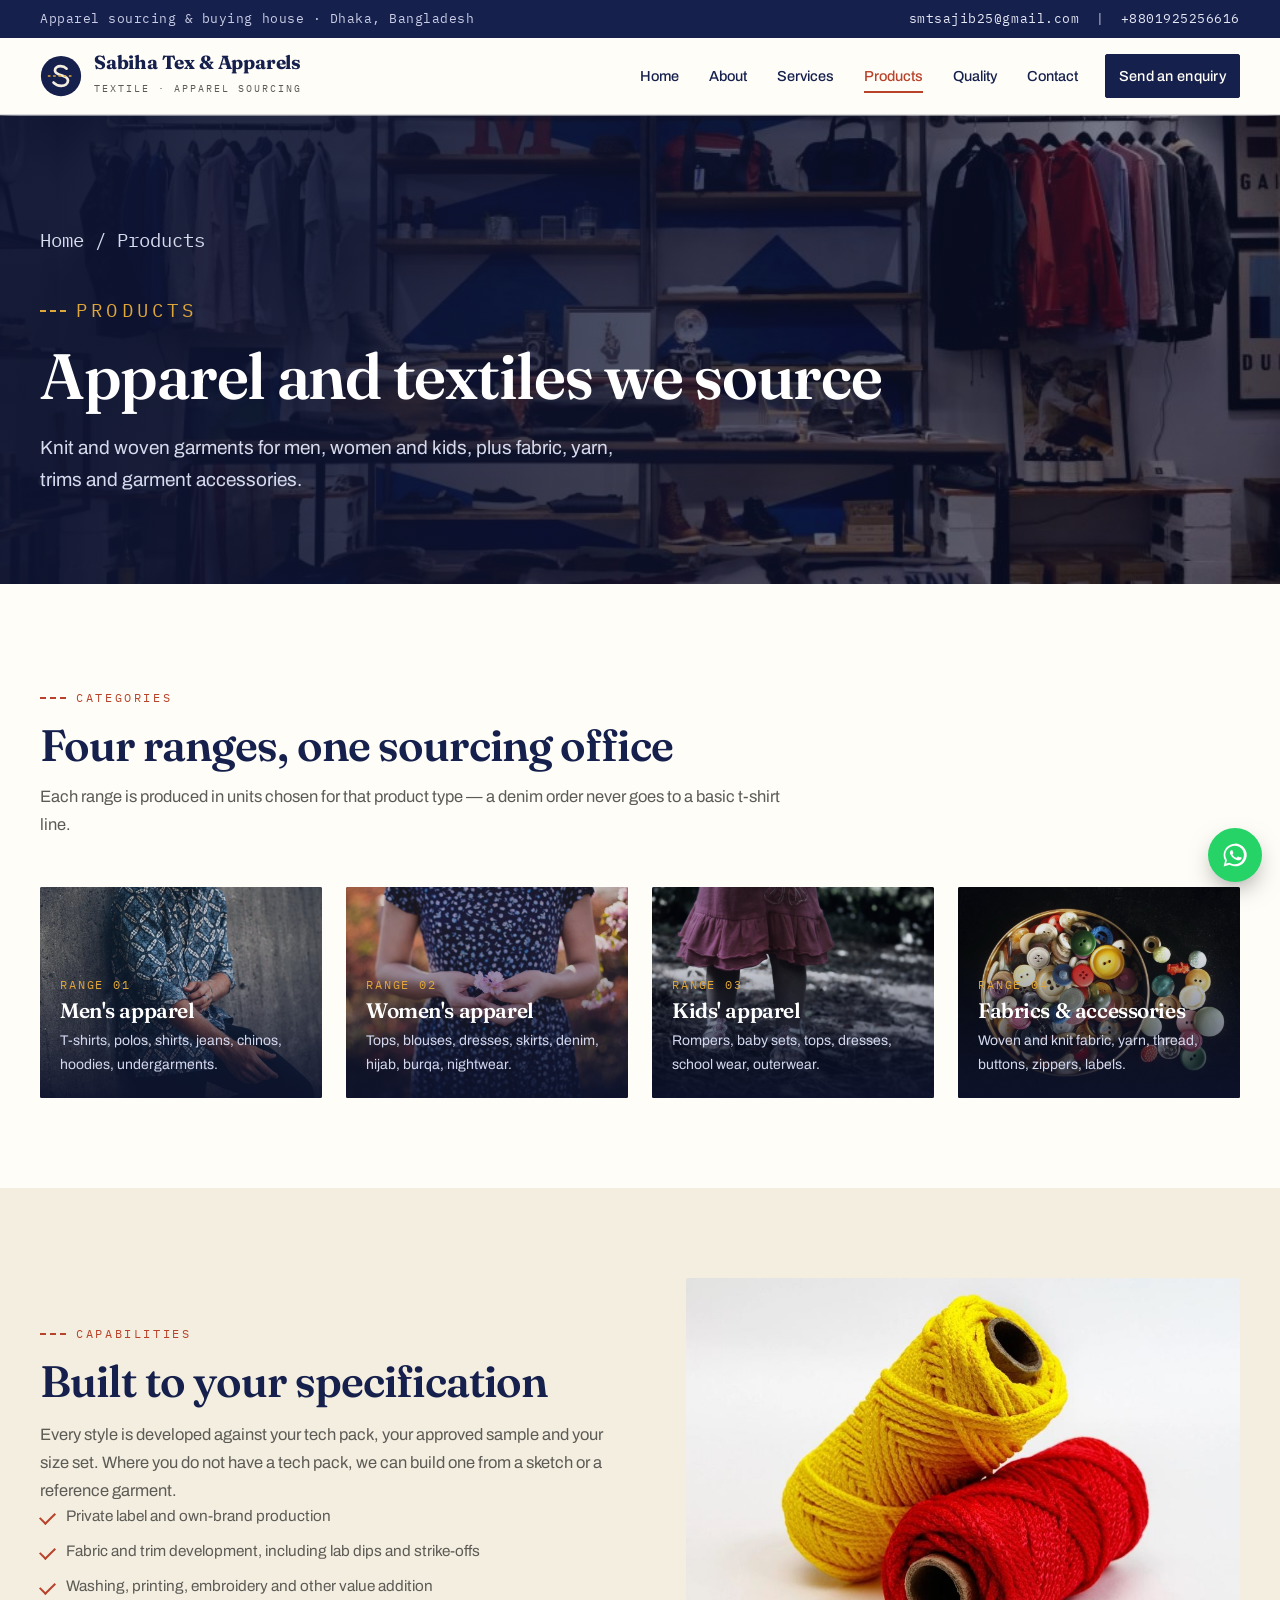
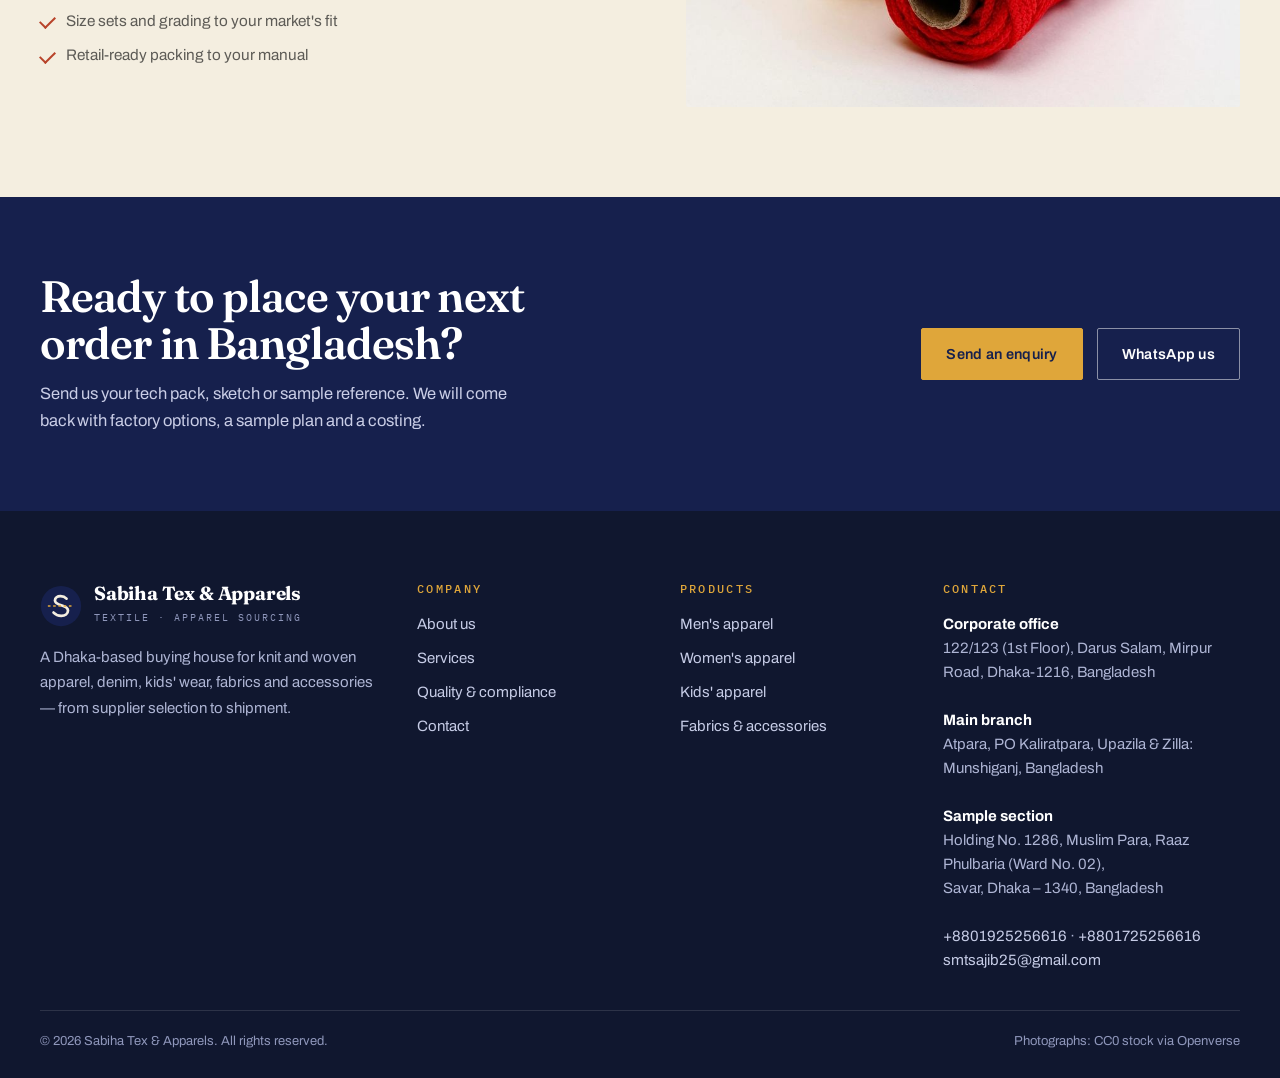
<file: products.html>
<!doctype html>
<html lang="en">
<head>
<meta charset="utf-8" />
<meta name="viewport" content="width=device-width, initial-scale=1" />
<title>Products We Source — Sabiha Tex &amp; Apparels</title>
<meta name="description" content="Men's, women's and kids' knit, woven and denim apparel, plus fabric, yarn, trims and garment accessories sourced from Bangladesh." />
<link rel="canonical" href="https://www.sabihatexandapparels.com/products.html" />
<meta name="theme-color" content="#16204d" />
<meta property="og:type" content="website" />
<meta property="og:site_name" content="Sabiha Tex &amp; Apparels" />
<meta property="og:title" content="Products We Source — Sabiha Tex &amp; Apparels" />
<meta property="og:description" content="Men's, women's and kids' knit, woven and denim apparel, plus fabric, yarn, trims and garment accessories sourced from Bangladesh." />
<meta property="og:url" content="https://www.sabihatexandapparels.com/products.html" />
<meta property="og:image" content="https://www.sabihatexandapparels.com/assets/img/hero-sewing.jpg" />
<meta name="twitter:card" content="summary_large_image" />
<link rel="icon" href="favicon.svg" type="image/svg+xml" />
<link rel="preconnect" href="https://fonts.googleapis.com" />
<link rel="preconnect" href="https://fonts.gstatic.com" crossorigin />
<link href="https://fonts.googleapis.com/css2?family=Archivo:wght@400;500;600&family=Fraunces:opsz,wght@9..144,500;9..144,600;9..144,700&family=IBM+Plex+Mono:wght@400;500&display=swap" rel="stylesheet" />
<link rel="stylesheet" href="assets/css/style.css" />
</head>
<body>
<div class="topbar">
  <div class="wrap">
    <span>Apparel sourcing &amp; buying house &middot; Dhaka, Bangladesh</span>
    <span><a href="mailto:smtsajib25@gmail.com">smtsajib25@gmail.com</a> &nbsp;|&nbsp; <a href="tel:+8801925256616">+8801925256616</a></span>
  </div>
</div>

<header class="site">
  <div class="wrap">
    <a class="brand" href="index.html" aria-label="Sabiha Tex &amp; Apparels — home">
      <svg viewBox="0 0 48 48" aria-hidden="true">
        <circle cx="24" cy="24" r="23" fill="#16204d"/>
        <path d="M15.5 31.5c2.5 2.7 5.4 3.7 8.8 3.7 4.4 0 7.7-2.3 7.7-6 0-7.3-14.9-4.8-14.9-11.5 0-2.9 2.7-4.9 6.4-4.9 2.8 0 5.1 1 6.8 2.8" fill="none" stroke="#f4eee0" stroke-width="3.1" stroke-linecap="round"/>
        <path d="M9 24h30" stroke="#dfa63a" stroke-width="1.9" stroke-dasharray="3 3"/>
      </svg>
      <span><b>Sabiha Tex &amp; Apparels</b><small>Textile &middot; Apparel Sourcing</small></span>
    </a>
    <button class="burger" aria-expanded="false" aria-controls="menu" aria-label="Menu">
      <span></span><span></span><span></span>
    </button>
    <nav class="main" id="menu">
      <a href="index.html">Home</a>
      <a href="about.html">About</a>
      <a href="services.html">Services</a>
      <a href="products.html" aria-current="page">Products</a>
      <a href="quality.html">Quality</a>
      <a href="contact.html">Contact</a>
      <a class="btn nav-cta" href="contact.html">Send an enquiry</a>
    </nav>
  </div>
</header>

<section class="hero compact">
  <img class="bg" src="assets/img/womens-jackets.jpg" alt="" />
  <div class="wrap">
    <p class="crumbs"><a href="index.html">Home</a> / Products</p>
    <p class="eyebrow light">Products</p>
    <h1>Apparel and textiles we source</h1>
    <p>Knit and woven garments for men, women and kids, plus fabric, yarn, trims and garment accessories.</p>
    
  </div>
</section>

<section class="section">
  <div class="wrap">
    <div class="section-head reveal">
      <p class="eyebrow">Categories</p>
      <h2>Four ranges, one sourcing office</h2>
      <p>Each range is produced in units chosen for that product type &mdash; a denim order never goes to a basic t-shirt line.</p>
    </div>
    <div class="grid g4">
  <a class="mcard reveal" style="transition-delay:0ms" href="mens.html">
    <img src="assets/img/mens-model.jpg" alt="Men's apparel" loading="lazy" />
    <div class="cap"><span>Range 01</span><h3>Men's apparel</h3><p>T-shirts, polos, shirts, jeans, chinos, hoodies, undergarments.</p></div>
  </a>
  <a class="mcard reveal" style="transition-delay:80ms" href="womens.html">
    <img src="assets/img/womens-dress.jpg" alt="Women's apparel" loading="lazy" />
    <div class="cap"><span>Range 02</span><h3>Women's apparel</h3><p>Tops, blouses, dresses, skirts, denim, hijab, burqa, nightwear.</p></div>
  </a>
  <a class="mcard reveal" style="transition-delay:160ms" href="kids.html">
    <img src="assets/img/kids-dress.jpg" alt="Kids' apparel" loading="lazy" />
    <div class="cap"><span>Range 03</span><h3>Kids' apparel</h3><p>Rompers, baby sets, tops, dresses, school wear, outerwear.</p></div>
  </a>
  <a class="mcard reveal" style="transition-delay:240ms" href="fabrics-accessories.html">
    <img src="assets/img/trims.jpg" alt="Fabrics &amp; accessories" loading="lazy" />
    <div class="cap"><span>Range 04</span><h3>Fabrics &amp; accessories</h3><p>Woven and knit fabric, yarn, thread, buttons, zippers, labels.</p></div>
  </a>
</div>
  </div>
</section>

<section class="section tint">
  <div class="wrap split">
    <div class="reveal">
      <p class="eyebrow">Capabilities</p>
      <h2>Built to your specification</h2>
      <p style="margin-top:16px">Every style is developed against your tech pack, your approved sample and your size set. Where you do not have a tech pack, we can build one from a sketch or a reference garment.</p>
      <ul class="ticks"><li>Private label and own-brand production</li><li>Fabric and trim development, including lab dips and strike-offs</li><li>Washing, printing, embroidery and other value addition</li><li>Size sets and grading to your market's fit</li><li>Retail-ready packing to your manual</li></ul>
    </div>
    <figure class="reveal"><img src="assets/img/yarn.jpg" alt="Cones of coloured yarn" loading="lazy" /></figure>
  </div>
</section>

<section class="cta-band">
  <div class="wrap reveal">
    <div>
      <h2>Ready to place your next order in Bangladesh?</h2>
      <p>Send us your tech pack, sketch or sample reference. We will come back with factory options, a sample plan and a costing.</p>
    </div>
    <div class="btn-row" style="margin:0">
      <a class="btn light" href="contact.html">Send an enquiry</a>
      <a class="btn outline-light" href="https://wa.me/8801925256616" target="_blank" rel="noopener">WhatsApp us</a>
    </div>
  </div>
</section>

<footer class="site">
  <div class="wrap">
    <div class="cols">
      <div>
        <a class="brand" href="index.html" style="margin-bottom:16px">
          <svg viewBox="0 0 48 48" aria-hidden="true">
        <circle cx="24" cy="24" r="23" fill="#16204d"/>
        <path d="M15.5 31.5c2.5 2.7 5.4 3.7 8.8 3.7 4.4 0 7.7-2.3 7.7-6 0-7.3-14.9-4.8-14.9-11.5 0-2.9 2.7-4.9 6.4-4.9 2.8 0 5.1 1 6.8 2.8" fill="none" stroke="#f4eee0" stroke-width="3.1" stroke-linecap="round"/>
        <path d="M9 24h30" stroke="#dfa63a" stroke-width="1.9" stroke-dasharray="3 3"/>
      </svg>
          <span><b>Sabiha Tex &amp; Apparels</b><small>Textile &middot; Apparel Sourcing</small></span>
        </a>
        <p style="color:#aeb5d4;max-width:38ch">A Dhaka-based buying house for knit and woven apparel, denim, kids' wear, fabrics and accessories — from supplier selection to shipment.</p>
      </div>
      <div>
        <h4>Company</h4>
        <ul>
          <li><a href="about.html">About us</a></li>
          <li><a href="services.html">Services</a></li>
          <li><a href="quality.html">Quality &amp; compliance</a></li>
          <li><a href="contact.html">Contact</a></li>
        </ul>
      </div>
      <div>
        <h4>Products</h4>
        <ul>
          <li><a href="mens.html">Men's apparel</a></li>
          <li><a href="womens.html">Women's apparel</a></li>
          <li><a href="kids.html">Kids' apparel</a></li>
          <li><a href="fabrics-accessories.html">Fabrics &amp; accessories</a></li>
        </ul>
      </div>
      <div>
        <h4>Contact</h4>
        <address>
          <strong style="color:#fff">Corporate office</strong><br />
          122/123 (1st Floor), Darus Salam, Mirpur Road, Dhaka-1216, Bangladesh<br /><br />
          <strong style="color:#fff">Main branch</strong><br />
          Atpara, PO Kaliratpara, Upazila &amp; Zilla: Munshiganj, Bangladesh<br /><br />
          <strong style="color:#fff">Sample section</strong><br />
          Holding No. 1286, Muslim Para, Raaz Phulbaria (Ward No. 02),<br />Savar, Dhaka &ndash; 1340, Bangladesh<br /><br />
          <a href="tel:+8801925256616">+8801925256616</a> &middot; <a href="tel:+8801725256616">+8801725256616</a><br />
          <a href="mailto:smtsajib25@gmail.com">smtsajib25@gmail.com</a>
        </address>
      </div>
    </div>
    <div class="foot-bottom">
      <span>&copy; <span id="yr">2026</span> Sabiha Tex &amp; Apparels. All rights reserved.</span>
      <span>Photographs: CC0 stock via Openverse</span>
    </div>
  </div>
</footer>

<a class="float-wa" href="https://wa.me/8801925256616" target="_blank" rel="noopener" aria-label="Chat on WhatsApp"><svg viewBox="0 0 32 32" aria-hidden="true"><path d="M16 3C8.8 3 3 8.8 3 16c0 2.3.6 4.5 1.7 6.4L3 29l6.8-1.8A13 13 0 1 0 16 3zm0 23.6c-2.1 0-4.1-.6-5.9-1.6l-.4-.2-4 1 1.1-3.9-.3-.4A10.6 10.6 0 1 1 16 26.6zm5.8-7.9c-.3-.2-1.9-.9-2.2-1-.3-.1-.5-.2-.7.2-.2.3-.8 1-.9 1.2-.2.2-.3.2-.6.1-1.8-.9-3-1.6-4.2-3.6-.3-.5.3-.5.9-1.6.1-.2 0-.4 0-.6l-.9-2.2c-.2-.6-.5-.5-.7-.5h-.6c-.2 0-.6.1-.9.4-1.2 1.2-1.2 2.9-.1 4.6 1.1 1.7 2.4 3.9 5.9 5.4 2.3 1 3.2 1.1 4.3.9.7-.1 1.9-.8 2.2-1.6.3-.8.3-1.4.2-1.6-.1-.1-.3-.2-.6-.3z"/></svg></a>
<script src="assets/js/site.js"></script>
</body>
</html>
</file>
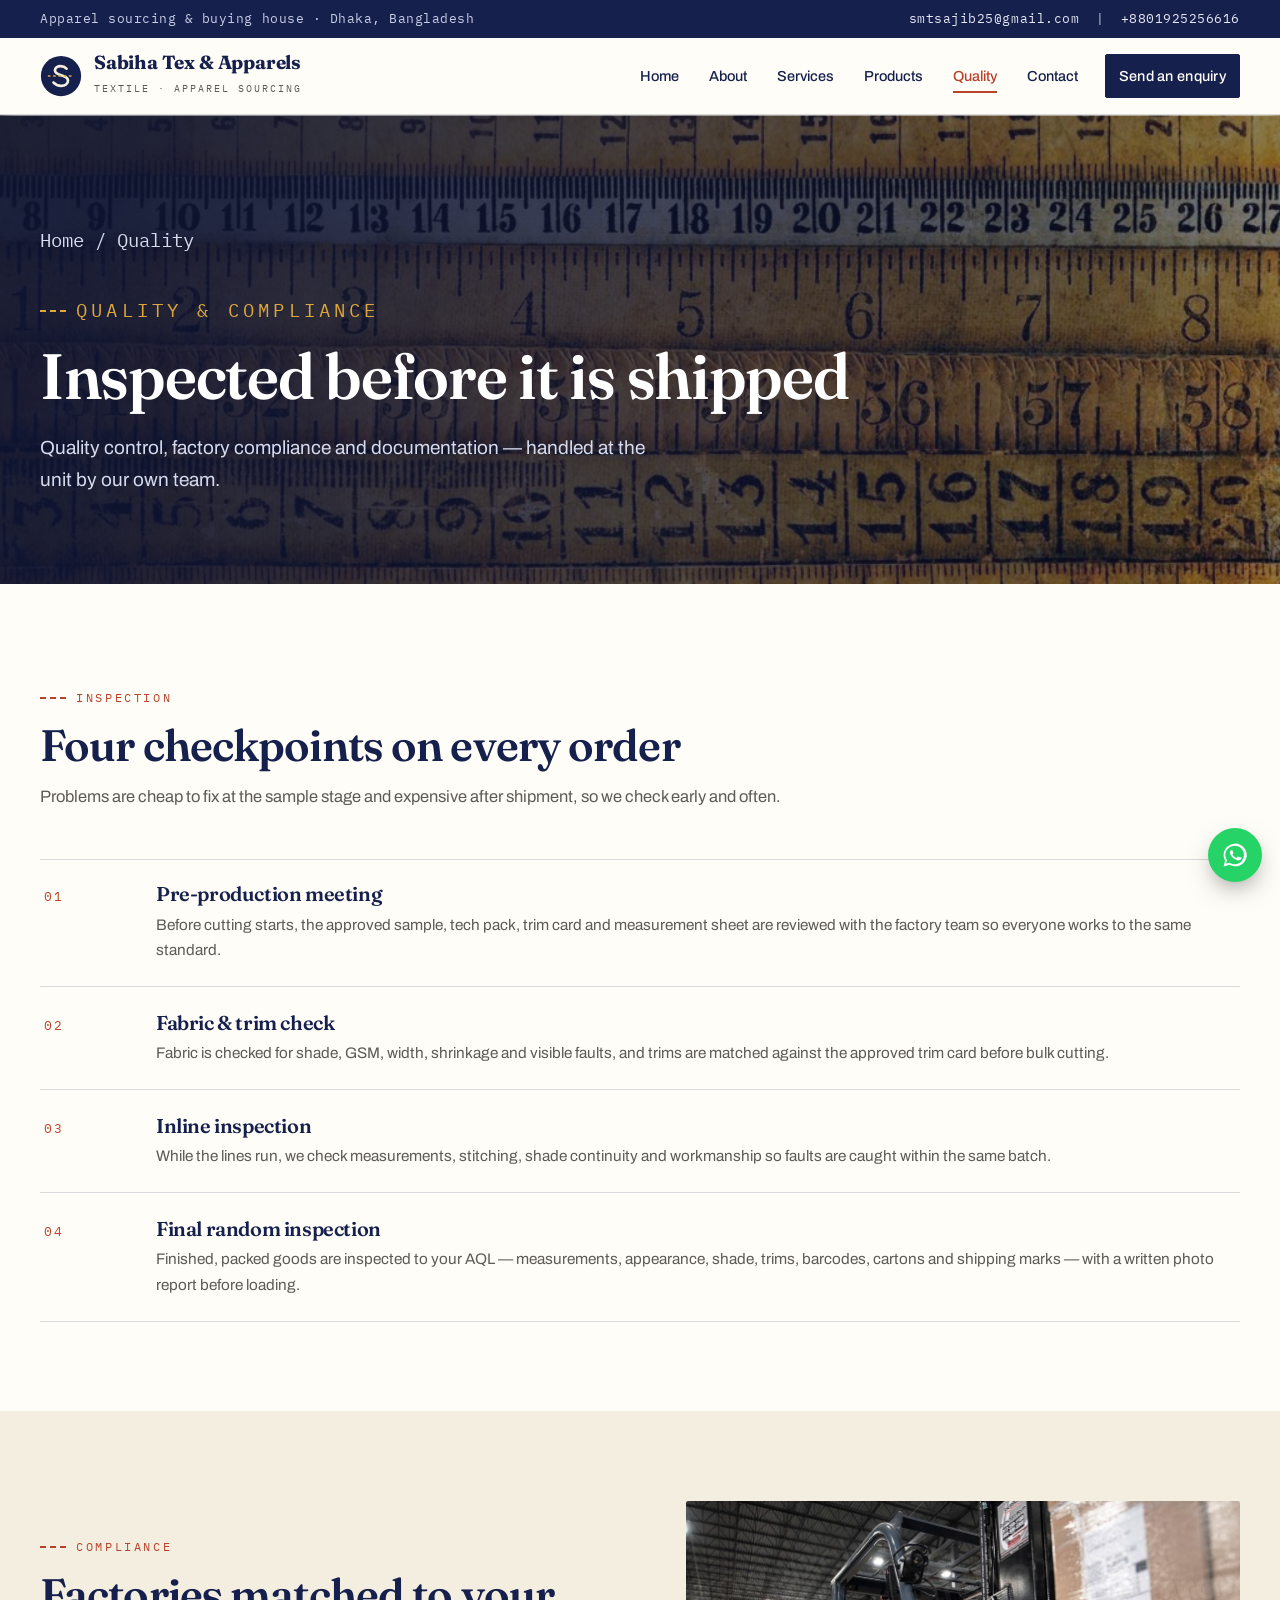
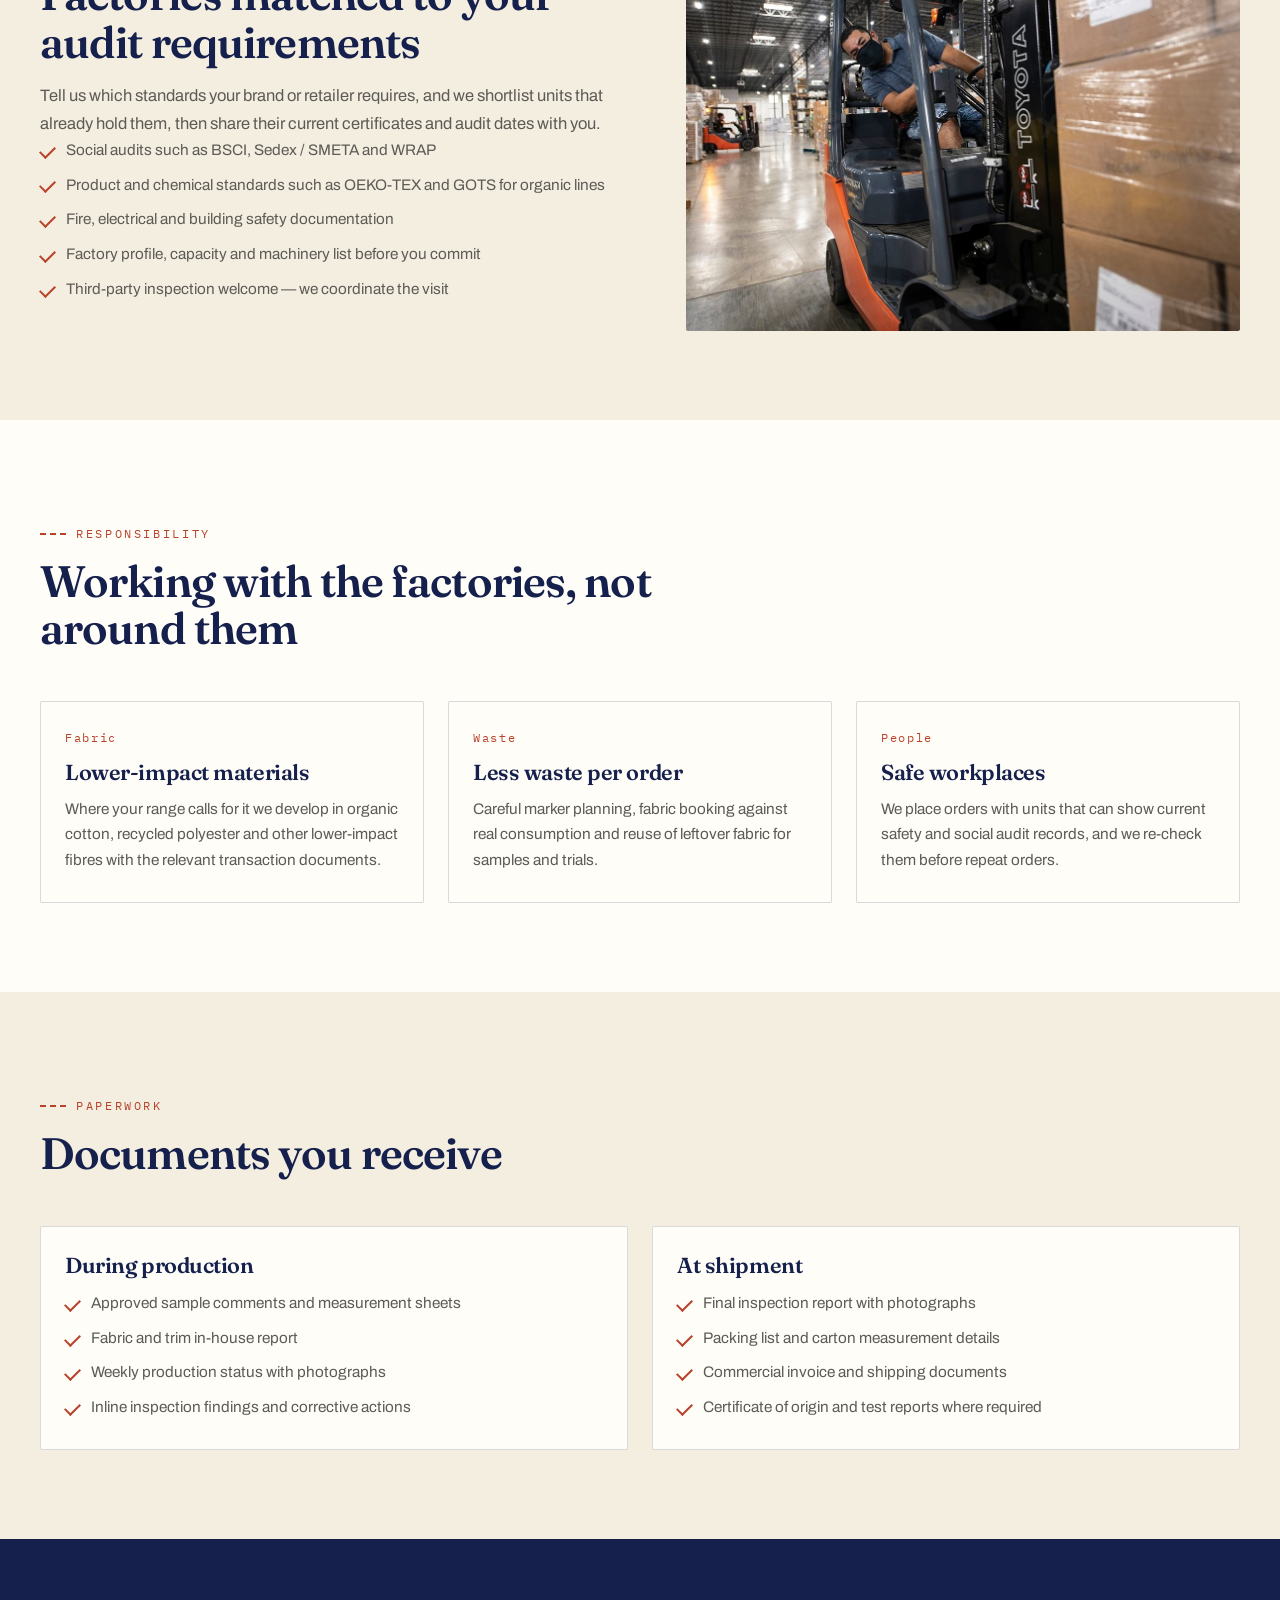
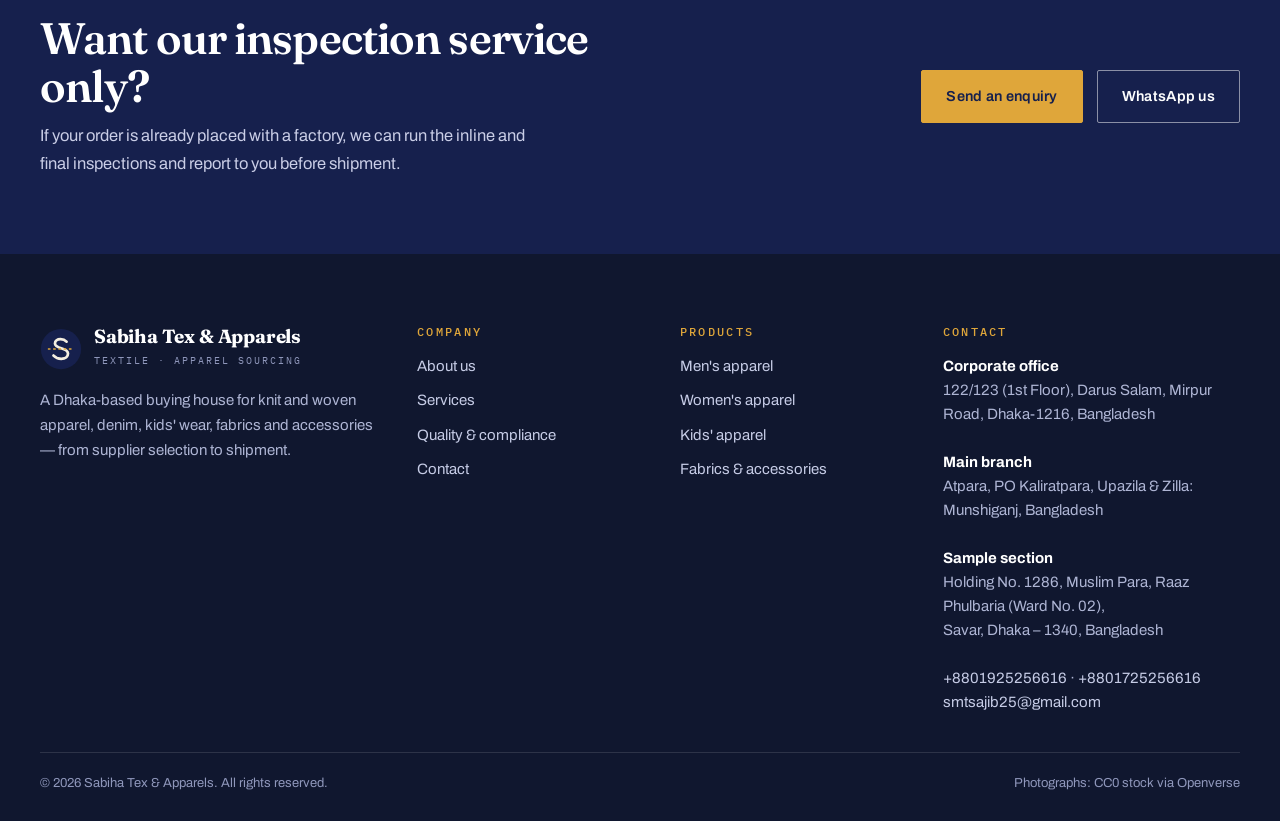
<file: quality.html>
<!doctype html>
<html lang="en">
<head>
<meta charset="utf-8" />
<meta name="viewport" content="width=device-width, initial-scale=1" />
<title>Quality Control &amp; Compliance — Sabiha Tex &amp; Apparels</title>
<meta name="description" content="Pre-production meetings, fabric checks, inline inspection and final random inspection to your AQL, plus factory compliance and documentation." />
<link rel="canonical" href="https://www.sabihatexandapparels.com/quality.html" />
<meta name="theme-color" content="#16204d" />
<meta property="og:type" content="website" />
<meta property="og:site_name" content="Sabiha Tex &amp; Apparels" />
<meta property="og:title" content="Quality Control &amp; Compliance — Sabiha Tex &amp; Apparels" />
<meta property="og:description" content="Pre-production meetings, fabric checks, inline inspection and final random inspection to your AQL, plus factory compliance and documentation." />
<meta property="og:url" content="https://www.sabihatexandapparels.com/quality.html" />
<meta property="og:image" content="https://www.sabihatexandapparels.com/assets/img/hero-sewing.jpg" />
<meta name="twitter:card" content="summary_large_image" />
<link rel="icon" href="favicon.svg" type="image/svg+xml" />
<link rel="preconnect" href="https://fonts.googleapis.com" />
<link rel="preconnect" href="https://fonts.gstatic.com" crossorigin />
<link href="https://fonts.googleapis.com/css2?family=Archivo:wght@400;500;600&family=Fraunces:opsz,wght@9..144,500;9..144,600;9..144,700&family=IBM+Plex+Mono:wght@400;500&display=swap" rel="stylesheet" />
<link rel="stylesheet" href="assets/css/style.css" />
</head>
<body>
<div class="topbar">
  <div class="wrap">
    <span>Apparel sourcing &amp; buying house &middot; Dhaka, Bangladesh</span>
    <span><a href="mailto:smtsajib25@gmail.com">smtsajib25@gmail.com</a> &nbsp;|&nbsp; <a href="tel:+8801925256616">+8801925256616</a></span>
  </div>
</div>

<header class="site">
  <div class="wrap">
    <a class="brand" href="index.html" aria-label="Sabiha Tex &amp; Apparels — home">
      <svg viewBox="0 0 48 48" aria-hidden="true">
        <circle cx="24" cy="24" r="23" fill="#16204d"/>
        <path d="M15.5 31.5c2.5 2.7 5.4 3.7 8.8 3.7 4.4 0 7.7-2.3 7.7-6 0-7.3-14.9-4.8-14.9-11.5 0-2.9 2.7-4.9 6.4-4.9 2.8 0 5.1 1 6.8 2.8" fill="none" stroke="#f4eee0" stroke-width="3.1" stroke-linecap="round"/>
        <path d="M9 24h30" stroke="#dfa63a" stroke-width="1.9" stroke-dasharray="3 3"/>
      </svg>
      <span><b>Sabiha Tex &amp; Apparels</b><small>Textile &middot; Apparel Sourcing</small></span>
    </a>
    <button class="burger" aria-expanded="false" aria-controls="menu" aria-label="Menu">
      <span></span><span></span><span></span>
    </button>
    <nav class="main" id="menu">
      <a href="index.html">Home</a>
      <a href="about.html">About</a>
      <a href="services.html">Services</a>
      <a href="products.html">Products</a>
      <a href="quality.html" aria-current="page">Quality</a>
      <a href="contact.html">Contact</a>
      <a class="btn nav-cta" href="contact.html">Send an enquiry</a>
    </nav>
  </div>
</header>

<section class="hero compact">
  <img class="bg" src="assets/img/measuring.jpg" alt="" />
  <div class="wrap">
    <p class="crumbs"><a href="index.html">Home</a> / Quality</p>
    <p class="eyebrow light">Quality &amp; compliance</p>
    <h1>Inspected before it is shipped</h1>
    <p>Quality control, factory compliance and documentation &mdash; handled at the unit by our own team.</p>
    
  </div>
</section>

<section class="section">
  <div class="wrap">
    <div class="section-head reveal">
      <p class="eyebrow">Inspection</p>
      <h2>Four checkpoints on every order</h2>
      <p>Problems are cheap to fix at the sample stage and expensive after shipment, so we check early and often.</p>
    </div>
    <ol class="steps">
  <li class="reveal"><span class="idx">01</span><div><h3>Pre-production meeting</h3><p>Before cutting starts, the approved sample, tech pack, trim card and measurement sheet are reviewed with the factory team so everyone works to the same standard.</p></div></li>
  <li class="reveal"><span class="idx">02</span><div><h3>Fabric &amp; trim check</h3><p>Fabric is checked for shade, GSM, width, shrinkage and visible faults, and trims are matched against the approved trim card before bulk cutting.</p></div></li>
  <li class="reveal"><span class="idx">03</span><div><h3>Inline inspection</h3><p>While the lines run, we check measurements, stitching, shade continuity and workmanship so faults are caught within the same batch.</p></div></li>
  <li class="reveal"><span class="idx">04</span><div><h3>Final random inspection</h3><p>Finished, packed goods are inspected to your AQL &mdash; measurements, appearance, shade, trims, barcodes, cartons and shipping marks &mdash; with a written photo report before loading.</p></div></li>
</ol>
  </div>
</section>

<section class="section tint">
  <div class="wrap split">
    <div class="reveal">
      <p class="eyebrow">Compliance</p>
      <h2>Factories matched to your audit requirements</h2>
      <p style="margin-top:16px">Tell us which standards your brand or retailer requires, and we shortlist units that already hold them, then share their current certificates and audit dates with you.</p>
      <ul class="ticks"><li>Social audits such as BSCI, Sedex / SMETA and WRAP</li><li>Product and chemical standards such as OEKO-TEX and GOTS for organic lines</li><li>Fire, electrical and building safety documentation</li><li>Factory profile, capacity and machinery list before you commit</li><li>Third-party inspection welcome &mdash; we coordinate the visit</li></ul>
    </div>
    <figure class="reveal"><img src="assets/img/packing.jpg" alt="Warehouse packing and handling area" loading="lazy" /></figure>
  </div>
</section>

<section class="section">
  <div class="wrap">
    <div class="section-head reveal">
      <p class="eyebrow">Responsibility</p>
      <h2>Working with the factories, not around them</h2>
    </div>
    <div class="grid g3">
  <article class="card reveal" style="transition-delay:70ms">
    <span class="num">Fabric</span>
    <h3>Lower-impact materials</h3>
    <p>Where your range calls for it we develop in organic cotton, recycled polyester and other lower-impact fibres with the relevant transaction documents.</p>
  </article>
  <article class="card reveal" style="transition-delay:140ms">
    <span class="num">Waste</span>
    <h3>Less waste per order</h3>
    <p>Careful marker planning, fabric booking against real consumption and reuse of leftover fabric for samples and trials.</p>
  </article>
  <article class="card reveal" style="transition-delay:210ms">
    <span class="num">People</span>
    <h3>Safe workplaces</h3>
    <p>We place orders with units that can show current safety and social audit records, and we re-check them before repeat orders.</p>
  </article>
</div>
  </div>
</section>

<section class="section tint">
  <div class="wrap">
    <div class="section-head reveal">
      <p class="eyebrow">Paperwork</p>
      <h2>Documents you receive</h2>
    </div>
    <div class="grid g2">
      <article class="card reveal">
        <h3>During production</h3>
        <ul class="ticks"><li>Approved sample comments and measurement sheets</li><li>Fabric and trim in-house report</li><li>Weekly production status with photographs</li><li>Inline inspection findings and corrective actions</li></ul>
      </article>
      <article class="card reveal" style="transition-delay:90ms">
        <h3>At shipment</h3>
        <ul class="ticks"><li>Final inspection report with photographs</li><li>Packing list and carton measurement details</li><li>Commercial invoice and shipping documents</li><li>Certificate of origin and test reports where required</li></ul>
      </article>
    </div>
  </div>
</section>

<section class="cta-band">
  <div class="wrap reveal">
    <div>
      <h2>Want our inspection service only?</h2>
      <p>If your order is already placed with a factory, we can run the inline and final inspections and report to you before shipment.</p>
    </div>
    <div class="btn-row" style="margin:0">
      <a class="btn light" href="contact.html">Send an enquiry</a>
      <a class="btn outline-light" href="https://wa.me/8801925256616" target="_blank" rel="noopener">WhatsApp us</a>
    </div>
  </div>
</section>

<footer class="site">
  <div class="wrap">
    <div class="cols">
      <div>
        <a class="brand" href="index.html" style="margin-bottom:16px">
          <svg viewBox="0 0 48 48" aria-hidden="true">
        <circle cx="24" cy="24" r="23" fill="#16204d"/>
        <path d="M15.5 31.5c2.5 2.7 5.4 3.7 8.8 3.7 4.4 0 7.7-2.3 7.7-6 0-7.3-14.9-4.8-14.9-11.5 0-2.9 2.7-4.9 6.4-4.9 2.8 0 5.1 1 6.8 2.8" fill="none" stroke="#f4eee0" stroke-width="3.1" stroke-linecap="round"/>
        <path d="M9 24h30" stroke="#dfa63a" stroke-width="1.9" stroke-dasharray="3 3"/>
      </svg>
          <span><b>Sabiha Tex &amp; Apparels</b><small>Textile &middot; Apparel Sourcing</small></span>
        </a>
        <p style="color:#aeb5d4;max-width:38ch">A Dhaka-based buying house for knit and woven apparel, denim, kids' wear, fabrics and accessories — from supplier selection to shipment.</p>
      </div>
      <div>
        <h4>Company</h4>
        <ul>
          <li><a href="about.html">About us</a></li>
          <li><a href="services.html">Services</a></li>
          <li><a href="quality.html">Quality &amp; compliance</a></li>
          <li><a href="contact.html">Contact</a></li>
        </ul>
      </div>
      <div>
        <h4>Products</h4>
        <ul>
          <li><a href="mens.html">Men's apparel</a></li>
          <li><a href="womens.html">Women's apparel</a></li>
          <li><a href="kids.html">Kids' apparel</a></li>
          <li><a href="fabrics-accessories.html">Fabrics &amp; accessories</a></li>
        </ul>
      </div>
      <div>
        <h4>Contact</h4>
        <address>
          <strong style="color:#fff">Corporate office</strong><br />
          122/123 (1st Floor), Darus Salam, Mirpur Road, Dhaka-1216, Bangladesh<br /><br />
          <strong style="color:#fff">Main branch</strong><br />
          Atpara, PO Kaliratpara, Upazila &amp; Zilla: Munshiganj, Bangladesh<br /><br />
          <strong style="color:#fff">Sample section</strong><br />
          Holding No. 1286, Muslim Para, Raaz Phulbaria (Ward No. 02),<br />Savar, Dhaka &ndash; 1340, Bangladesh<br /><br />
          <a href="tel:+8801925256616">+8801925256616</a> &middot; <a href="tel:+8801725256616">+8801725256616</a><br />
          <a href="mailto:smtsajib25@gmail.com">smtsajib25@gmail.com</a>
        </address>
      </div>
    </div>
    <div class="foot-bottom">
      <span>&copy; <span id="yr">2026</span> Sabiha Tex &amp; Apparels. All rights reserved.</span>
      <span>Photographs: CC0 stock via Openverse</span>
    </div>
  </div>
</footer>

<a class="float-wa" href="https://wa.me/8801925256616" target="_blank" rel="noopener" aria-label="Chat on WhatsApp"><svg viewBox="0 0 32 32" aria-hidden="true"><path d="M16 3C8.8 3 3 8.8 3 16c0 2.3.6 4.5 1.7 6.4L3 29l6.8-1.8A13 13 0 1 0 16 3zm0 23.6c-2.1 0-4.1-.6-5.9-1.6l-.4-.2-4 1 1.1-3.9-.3-.4A10.6 10.6 0 1 1 16 26.6zm5.8-7.9c-.3-.2-1.9-.9-2.2-1-.3-.1-.5-.2-.7.2-.2.3-.8 1-.9 1.2-.2.2-.3.2-.6.1-1.8-.9-3-1.6-4.2-3.6-.3-.5.3-.5.9-1.6.1-.2 0-.4 0-.6l-.9-2.2c-.2-.6-.5-.5-.7-.5h-.6c-.2 0-.6.1-.9.4-1.2 1.2-1.2 2.9-.1 4.6 1.1 1.7 2.4 3.9 5.9 5.4 2.3 1 3.2 1.1 4.3.9.7-.1 1.9-.8 2.2-1.6.3-.8.3-1.4.2-1.6-.1-.1-.3-.2-.6-.3z"/></svg></a>
<script src="assets/js/site.js"></script>
</body>
</html>
</file>
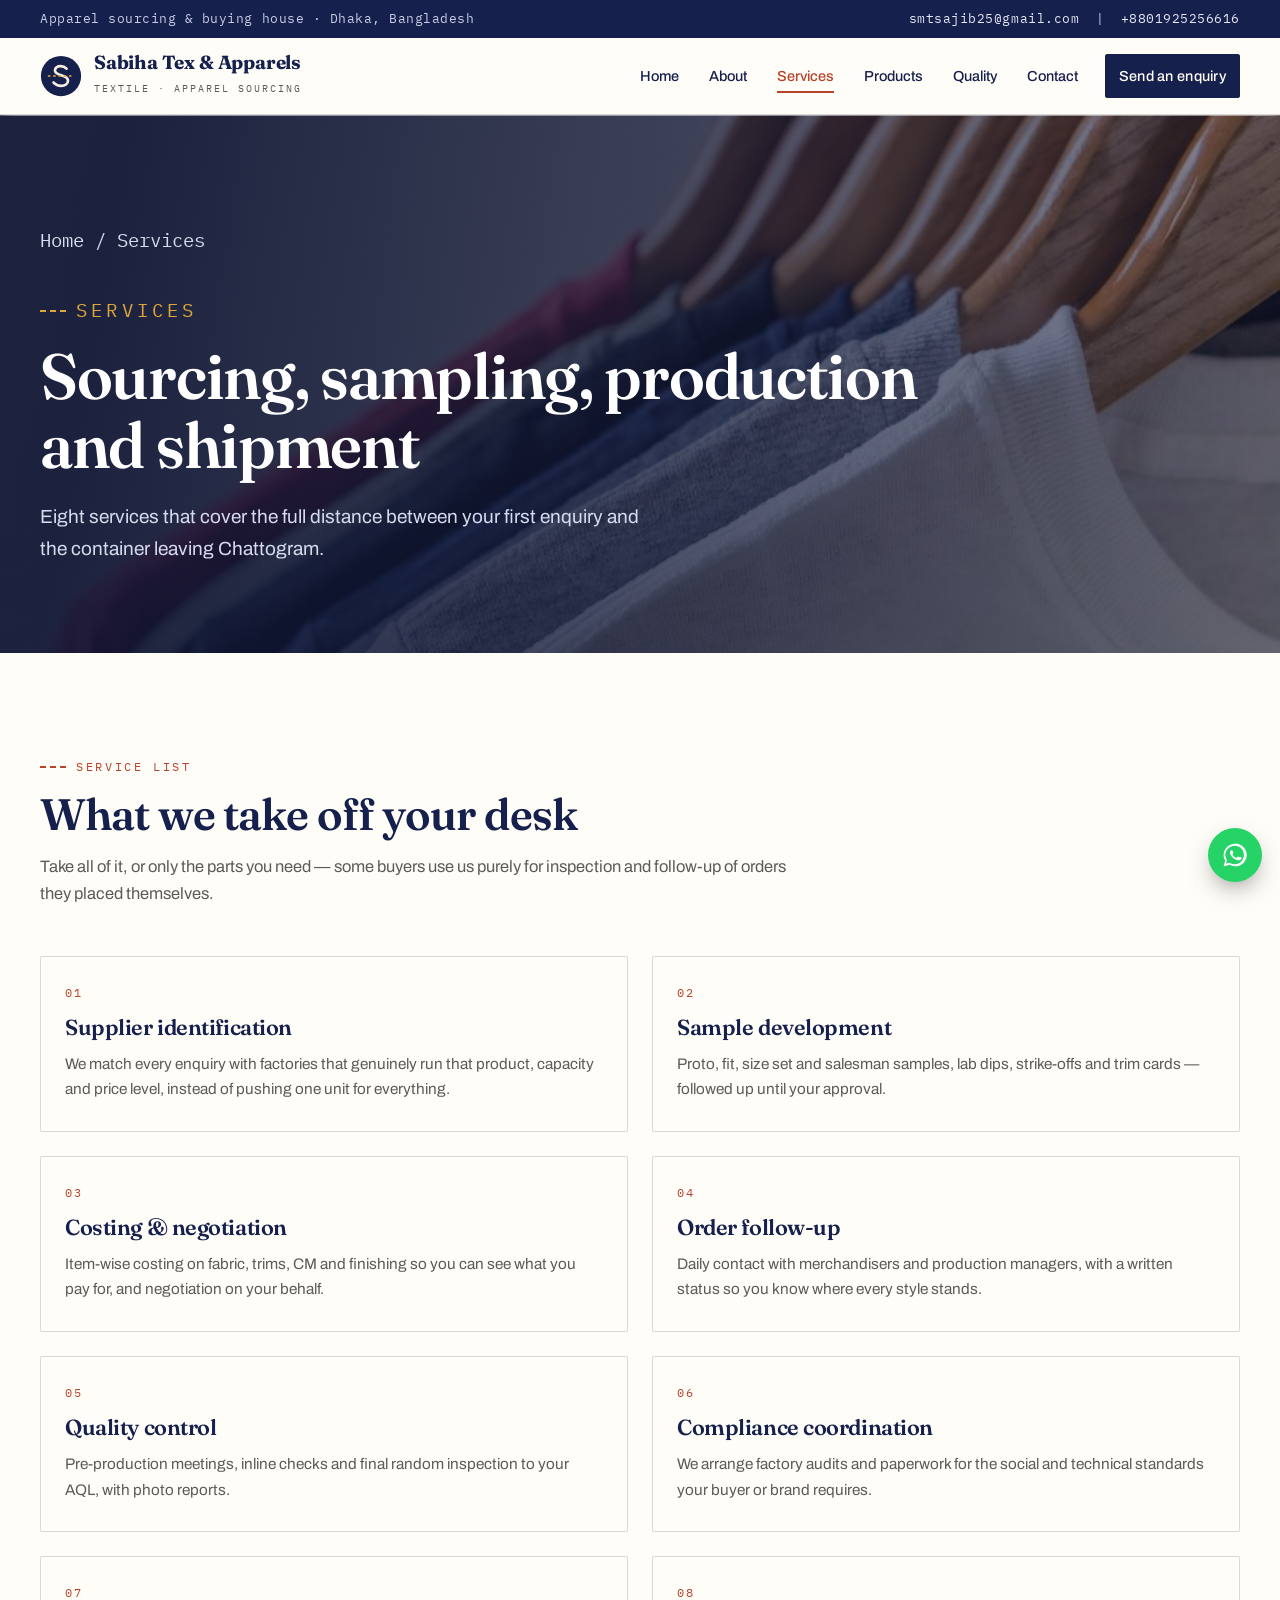
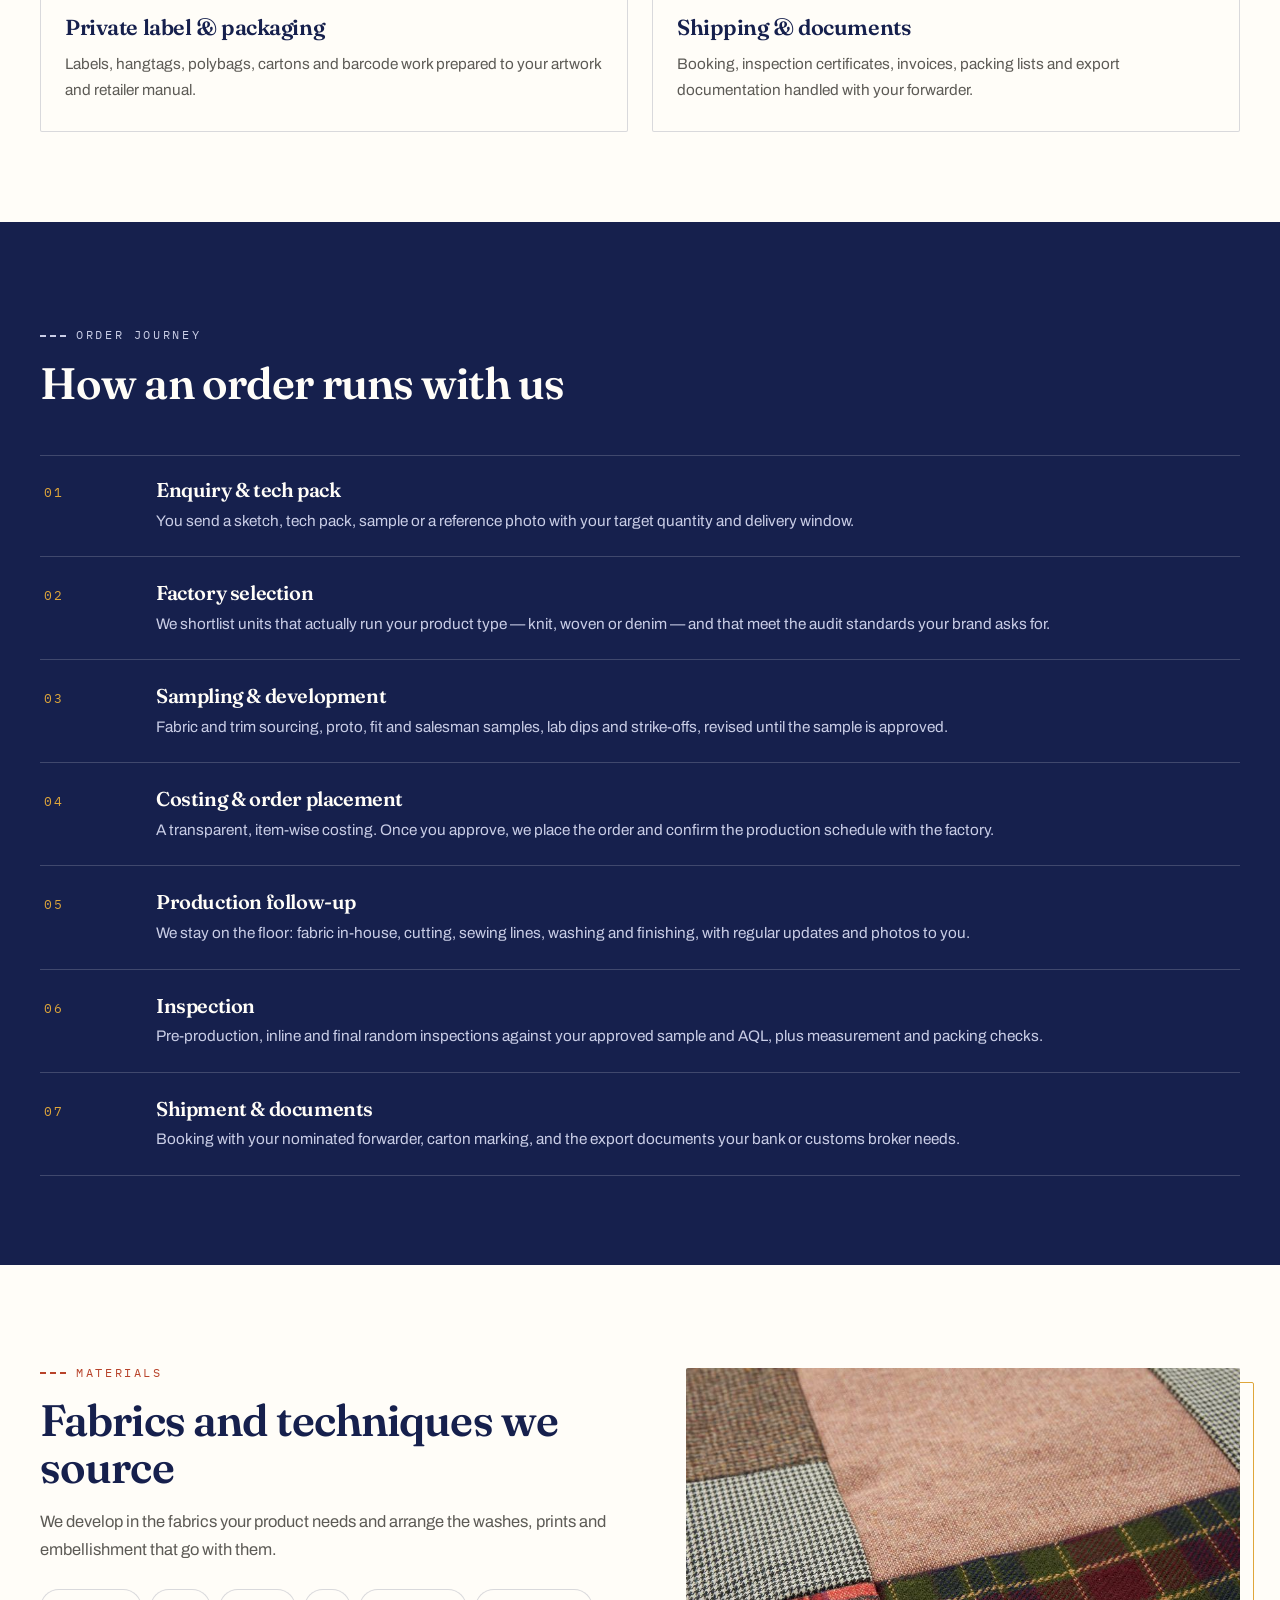
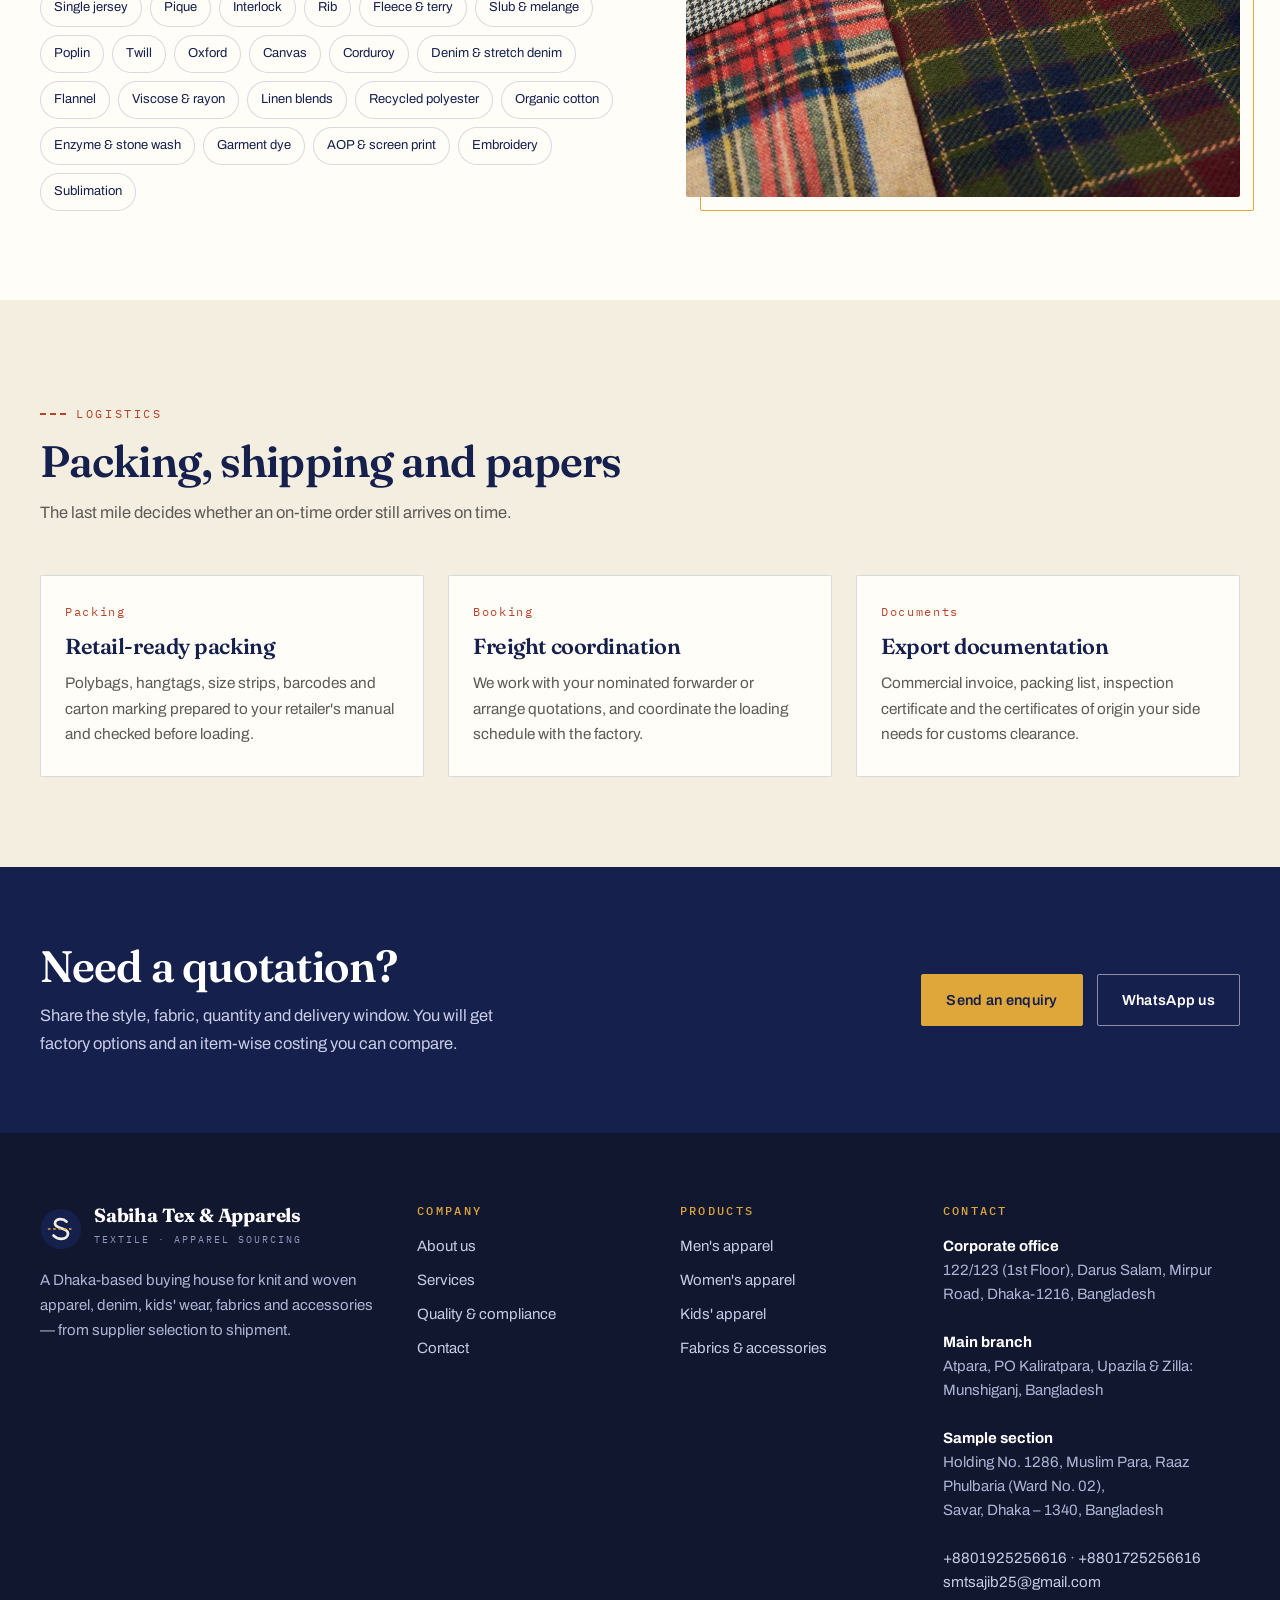
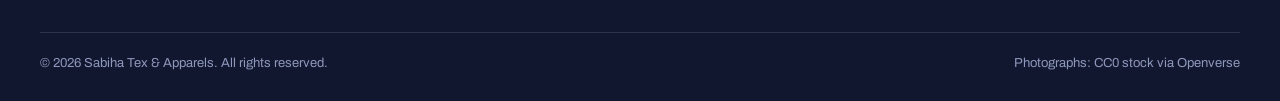
<file: services.html>
<!doctype html>
<html lang="en">
<head>
<meta charset="utf-8" />
<meta name="viewport" content="width=device-width, initial-scale=1" />
<title>Sourcing Services — Sabiha Tex &amp; Apparels</title>
<meta name="description" content="Supplier identification, sample development, costing, production follow-up, quality control, compliance coordination, private label packaging and export documentation." />
<link rel="canonical" href="https://www.sabihatexandapparels.com/services.html" />
<meta name="theme-color" content="#16204d" />
<meta property="og:type" content="website" />
<meta property="og:site_name" content="Sabiha Tex &amp; Apparels" />
<meta property="og:title" content="Sourcing Services — Sabiha Tex &amp; Apparels" />
<meta property="og:description" content="Supplier identification, sample development, costing, production follow-up, quality control, compliance coordination, private label packaging and export documentation." />
<meta property="og:url" content="https://www.sabihatexandapparels.com/services.html" />
<meta property="og:image" content="https://www.sabihatexandapparels.com/assets/img/hero-sewing.jpg" />
<meta name="twitter:card" content="summary_large_image" />
<link rel="icon" href="favicon.svg" type="image/svg+xml" />
<link rel="preconnect" href="https://fonts.googleapis.com" />
<link rel="preconnect" href="https://fonts.gstatic.com" crossorigin />
<link href="https://fonts.googleapis.com/css2?family=Archivo:wght@400;500;600&family=Fraunces:opsz,wght@9..144,500;9..144,600;9..144,700&family=IBM+Plex+Mono:wght@400;500&display=swap" rel="stylesheet" />
<link rel="stylesheet" href="assets/css/style.css" />
</head>
<body>
<div class="topbar">
  <div class="wrap">
    <span>Apparel sourcing &amp; buying house &middot; Dhaka, Bangladesh</span>
    <span><a href="mailto:smtsajib25@gmail.com">smtsajib25@gmail.com</a> &nbsp;|&nbsp; <a href="tel:+8801925256616">+8801925256616</a></span>
  </div>
</div>

<header class="site">
  <div class="wrap">
    <a class="brand" href="index.html" aria-label="Sabiha Tex &amp; Apparels — home">
      <svg viewBox="0 0 48 48" aria-hidden="true">
        <circle cx="24" cy="24" r="23" fill="#16204d"/>
        <path d="M15.5 31.5c2.5 2.7 5.4 3.7 8.8 3.7 4.4 0 7.7-2.3 7.7-6 0-7.3-14.9-4.8-14.9-11.5 0-2.9 2.7-4.9 6.4-4.9 2.8 0 5.1 1 6.8 2.8" fill="none" stroke="#f4eee0" stroke-width="3.1" stroke-linecap="round"/>
        <path d="M9 24h30" stroke="#dfa63a" stroke-width="1.9" stroke-dasharray="3 3"/>
      </svg>
      <span><b>Sabiha Tex &amp; Apparels</b><small>Textile &middot; Apparel Sourcing</small></span>
    </a>
    <button class="burger" aria-expanded="false" aria-controls="menu" aria-label="Menu">
      <span></span><span></span><span></span>
    </button>
    <nav class="main" id="menu">
      <a href="index.html">Home</a>
      <a href="about.html">About</a>
      <a href="services.html" aria-current="page">Services</a>
      <a href="products.html">Products</a>
      <a href="quality.html">Quality</a>
      <a href="contact.html">Contact</a>
      <a class="btn nav-cta" href="contact.html">Send an enquiry</a>
    </nav>
  </div>
</header>

<section class="hero compact">
  <img class="bg" src="assets/img/tshirts-hanging.jpg" alt="" />
  <div class="wrap">
    <p class="crumbs"><a href="index.html">Home</a> / Services</p>
    <p class="eyebrow light">Services</p>
    <h1>Sourcing, sampling, production and shipment</h1>
    <p>Eight services that cover the full distance between your first enquiry and the container leaving Chattogram.</p>
    
  </div>
</section>

<section class="section">
  <div class="wrap">
    <div class="section-head reveal">
      <p class="eyebrow">Service list</p>
      <h2>What we take off your desk</h2>
      <p>Take all of it, or only the parts you need &mdash; some buyers use us purely for inspection and follow-up of orders they placed themselves.</p>
    </div>
    <div class="grid g2">
  <article class="card reveal" style="transition-delay:70ms">
    <span class="num">01</span>
    <h3>Supplier identification</h3>
    <p>We match every enquiry with factories that genuinely run that product, capacity and price level, instead of pushing one unit for everything.</p>
  </article>
  <article class="card reveal" style="transition-delay:140ms">
    <span class="num">02</span>
    <h3>Sample development</h3>
    <p>Proto, fit, size set and salesman samples, lab dips, strike-offs and trim cards &mdash; followed up until your approval.</p>
  </article>
  <article class="card reveal" style="transition-delay:210ms">
    <span class="num">03</span>
    <h3>Costing &amp; negotiation</h3>
    <p>Item-wise costing on fabric, trims, CM and finishing so you can see what you pay for, and negotiation on your behalf.</p>
  </article>
  <article class="card reveal" style="transition-delay:0ms">
    <span class="num">04</span>
    <h3>Order follow-up</h3>
    <p>Daily contact with merchandisers and production managers, with a written status so you know where every style stands.</p>
  </article>
  <article class="card reveal" style="transition-delay:70ms">
    <span class="num">05</span>
    <h3>Quality control</h3>
    <p>Pre-production meetings, inline checks and final random inspection to your AQL, with photo reports.</p>
  </article>
  <article class="card reveal" style="transition-delay:140ms">
    <span class="num">06</span>
    <h3>Compliance coordination</h3>
    <p>We arrange factory audits and paperwork for the social and technical standards your buyer or brand requires.</p>
  </article>
  <article class="card reveal" style="transition-delay:210ms">
    <span class="num">07</span>
    <h3>Private label &amp; packaging</h3>
    <p>Labels, hangtags, polybags, cartons and barcode work prepared to your artwork and retailer manual.</p>
  </article>
  <article class="card reveal" style="transition-delay:0ms">
    <span class="num">08</span>
    <h3>Shipping &amp; documents</h3>
    <p>Booking, inspection certificates, invoices, packing lists and export documentation handled with your forwarder.</p>
  </article>
</div>
  </div>
</section>

<section class="section ink">
  <div class="wrap">
    <div class="section-head reveal">
      <p class="eyebrow light">Order journey</p>
      <h2>How an order runs with us</h2>
    </div>
    <ol class="steps">
  <li class="reveal"><span class="idx">01</span><div><h3>Enquiry &amp; tech pack</h3><p>You send a sketch, tech pack, sample or a reference photo with your target quantity and delivery window.</p></div></li>
  <li class="reveal"><span class="idx">02</span><div><h3>Factory selection</h3><p>We shortlist units that actually run your product type &mdash; knit, woven or denim &mdash; and that meet the audit standards your brand asks for.</p></div></li>
  <li class="reveal"><span class="idx">03</span><div><h3>Sampling &amp; development</h3><p>Fabric and trim sourcing, proto, fit and salesman samples, lab dips and strike-offs, revised until the sample is approved.</p></div></li>
  <li class="reveal"><span class="idx">04</span><div><h3>Costing &amp; order placement</h3><p>A transparent, item-wise costing. Once you approve, we place the order and confirm the production schedule with the factory.</p></div></li>
  <li class="reveal"><span class="idx">05</span><div><h3>Production follow-up</h3><p>We stay on the floor: fabric in-house, cutting, sewing lines, washing and finishing, with regular updates and photos to you.</p></div></li>
  <li class="reveal"><span class="idx">06</span><div><h3>Inspection</h3><p>Pre-production, inline and final random inspections against your approved sample and AQL, plus measurement and packing checks.</p></div></li>
  <li class="reveal"><span class="idx">07</span><div><h3>Shipment &amp; documents</h3><p>Booking with your nominated forwarder, carton marking, and the export documents your bank or customs broker needs.</p></div></li>
</ol>
  </div>
</section>

<section class="section">
  <div class="wrap split">
    <div class="reveal">
      <p class="eyebrow">Materials</p>
      <h2>Fabrics and techniques we source</h2>
      <p style="margin-top:16px">We develop in the fabrics your product needs and arrange the washes, prints and embellishment that go with them.</p>
      <div class="taglist"><span>Single jersey</span><span>Pique</span><span>Interlock</span><span>Rib</span><span>Fleece &amp; terry</span><span>Slub &amp; melange</span><span>Poplin</span><span>Twill</span><span>Oxford</span><span>Canvas</span><span>Corduroy</span><span>Denim &amp; stretch denim</span><span>Flannel</span><span>Viscose &amp; rayon</span><span>Linen blends</span><span>Recycled polyester</span><span>Organic cotton</span><span>Enzyme &amp; stone wash</span><span>Garment dye</span><span>AOP &amp; screen print</span><span>Embroidery</span><span>Sublimation</span></div>
    </div>
    <figure class="reveal"><img src="assets/img/fabric-plaid.jpg" alt="Woven check and twill fabric swatches" loading="lazy" /></figure>
  </div>
</section>

<section class="section tint">
  <div class="wrap">
    <div class="section-head reveal">
      <p class="eyebrow">Logistics</p>
      <h2>Packing, shipping and papers</h2>
      <p>The last mile decides whether an on-time order still arrives on time.</p>
    </div>
    <div class="grid g3">
  <article class="card reveal" style="transition-delay:70ms">
    <span class="num">Packing</span>
    <h3>Retail-ready packing</h3>
    <p>Polybags, hangtags, size strips, barcodes and carton marking prepared to your retailer's manual and checked before loading.</p>
  </article>
  <article class="card reveal" style="transition-delay:140ms">
    <span class="num">Booking</span>
    <h3>Freight coordination</h3>
    <p>We work with your nominated forwarder or arrange quotations, and coordinate the loading schedule with the factory.</p>
  </article>
  <article class="card reveal" style="transition-delay:210ms">
    <span class="num">Documents</span>
    <h3>Export documentation</h3>
    <p>Commercial invoice, packing list, inspection certificate and the certificates of origin your side needs for customs clearance.</p>
  </article>
</div>
  </div>
</section>

<section class="cta-band">
  <div class="wrap reveal">
    <div>
      <h2>Need a quotation?</h2>
      <p>Share the style, fabric, quantity and delivery window. You will get factory options and an item-wise costing you can compare.</p>
    </div>
    <div class="btn-row" style="margin:0">
      <a class="btn light" href="contact.html">Send an enquiry</a>
      <a class="btn outline-light" href="https://wa.me/8801925256616" target="_blank" rel="noopener">WhatsApp us</a>
    </div>
  </div>
</section>

<footer class="site">
  <div class="wrap">
    <div class="cols">
      <div>
        <a class="brand" href="index.html" style="margin-bottom:16px">
          <svg viewBox="0 0 48 48" aria-hidden="true">
        <circle cx="24" cy="24" r="23" fill="#16204d"/>
        <path d="M15.5 31.5c2.5 2.7 5.4 3.7 8.8 3.7 4.4 0 7.7-2.3 7.7-6 0-7.3-14.9-4.8-14.9-11.5 0-2.9 2.7-4.9 6.4-4.9 2.8 0 5.1 1 6.8 2.8" fill="none" stroke="#f4eee0" stroke-width="3.1" stroke-linecap="round"/>
        <path d="M9 24h30" stroke="#dfa63a" stroke-width="1.9" stroke-dasharray="3 3"/>
      </svg>
          <span><b>Sabiha Tex &amp; Apparels</b><small>Textile &middot; Apparel Sourcing</small></span>
        </a>
        <p style="color:#aeb5d4;max-width:38ch">A Dhaka-based buying house for knit and woven apparel, denim, kids' wear, fabrics and accessories — from supplier selection to shipment.</p>
      </div>
      <div>
        <h4>Company</h4>
        <ul>
          <li><a href="about.html">About us</a></li>
          <li><a href="services.html">Services</a></li>
          <li><a href="quality.html">Quality &amp; compliance</a></li>
          <li><a href="contact.html">Contact</a></li>
        </ul>
      </div>
      <div>
        <h4>Products</h4>
        <ul>
          <li><a href="mens.html">Men's apparel</a></li>
          <li><a href="womens.html">Women's apparel</a></li>
          <li><a href="kids.html">Kids' apparel</a></li>
          <li><a href="fabrics-accessories.html">Fabrics &amp; accessories</a></li>
        </ul>
      </div>
      <div>
        <h4>Contact</h4>
        <address>
          <strong style="color:#fff">Corporate office</strong><br />
          122/123 (1st Floor), Darus Salam, Mirpur Road, Dhaka-1216, Bangladesh<br /><br />
          <strong style="color:#fff">Main branch</strong><br />
          Atpara, PO Kaliratpara, Upazila &amp; Zilla: Munshiganj, Bangladesh<br /><br />
          <strong style="color:#fff">Sample section</strong><br />
          Holding No. 1286, Muslim Para, Raaz Phulbaria (Ward No. 02),<br />Savar, Dhaka &ndash; 1340, Bangladesh<br /><br />
          <a href="tel:+8801925256616">+8801925256616</a> &middot; <a href="tel:+8801725256616">+8801725256616</a><br />
          <a href="mailto:smtsajib25@gmail.com">smtsajib25@gmail.com</a>
        </address>
      </div>
    </div>
    <div class="foot-bottom">
      <span>&copy; <span id="yr">2026</span> Sabiha Tex &amp; Apparels. All rights reserved.</span>
      <span>Photographs: CC0 stock via Openverse</span>
    </div>
  </div>
</footer>

<a class="float-wa" href="https://wa.me/8801925256616" target="_blank" rel="noopener" aria-label="Chat on WhatsApp"><svg viewBox="0 0 32 32" aria-hidden="true"><path d="M16 3C8.8 3 3 8.8 3 16c0 2.3.6 4.5 1.7 6.4L3 29l6.8-1.8A13 13 0 1 0 16 3zm0 23.6c-2.1 0-4.1-.6-5.9-1.6l-.4-.2-4 1 1.1-3.9-.3-.4A10.6 10.6 0 1 1 16 26.6zm5.8-7.9c-.3-.2-1.9-.9-2.2-1-.3-.1-.5-.2-.7.2-.2.3-.8 1-.9 1.2-.2.2-.3.2-.6.1-1.8-.9-3-1.6-4.2-3.6-.3-.5.3-.5.9-1.6.1-.2 0-.4 0-.6l-.9-2.2c-.2-.6-.5-.5-.7-.5h-.6c-.2 0-.6.1-.9.4-1.2 1.2-1.2 2.9-.1 4.6 1.1 1.7 2.4 3.9 5.9 5.4 2.3 1 3.2 1.1 4.3.9.7-.1 1.9-.8 2.2-1.6.3-.8.3-1.4.2-1.6-.1-.1-.3-.2-.6-.3z"/></svg></a>
<script src="assets/js/site.js"></script>
</body>
</html>
</file>
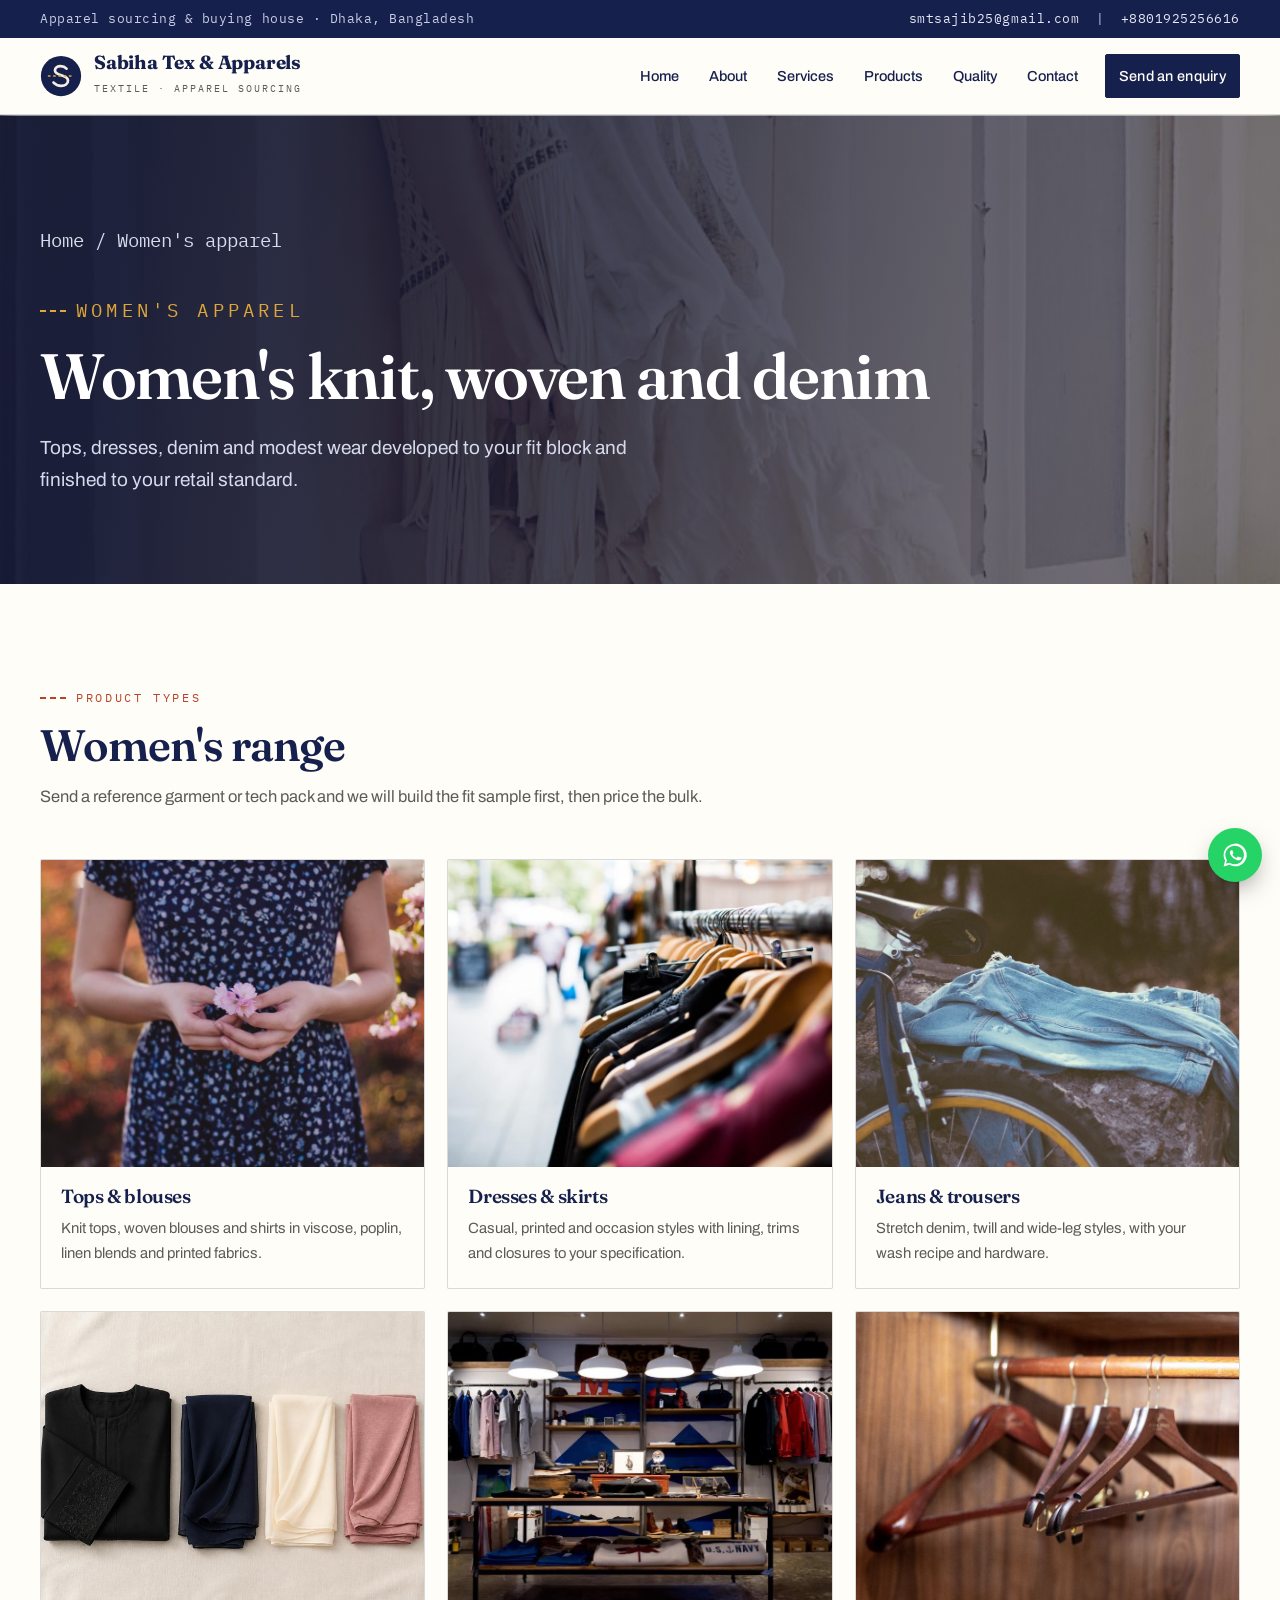
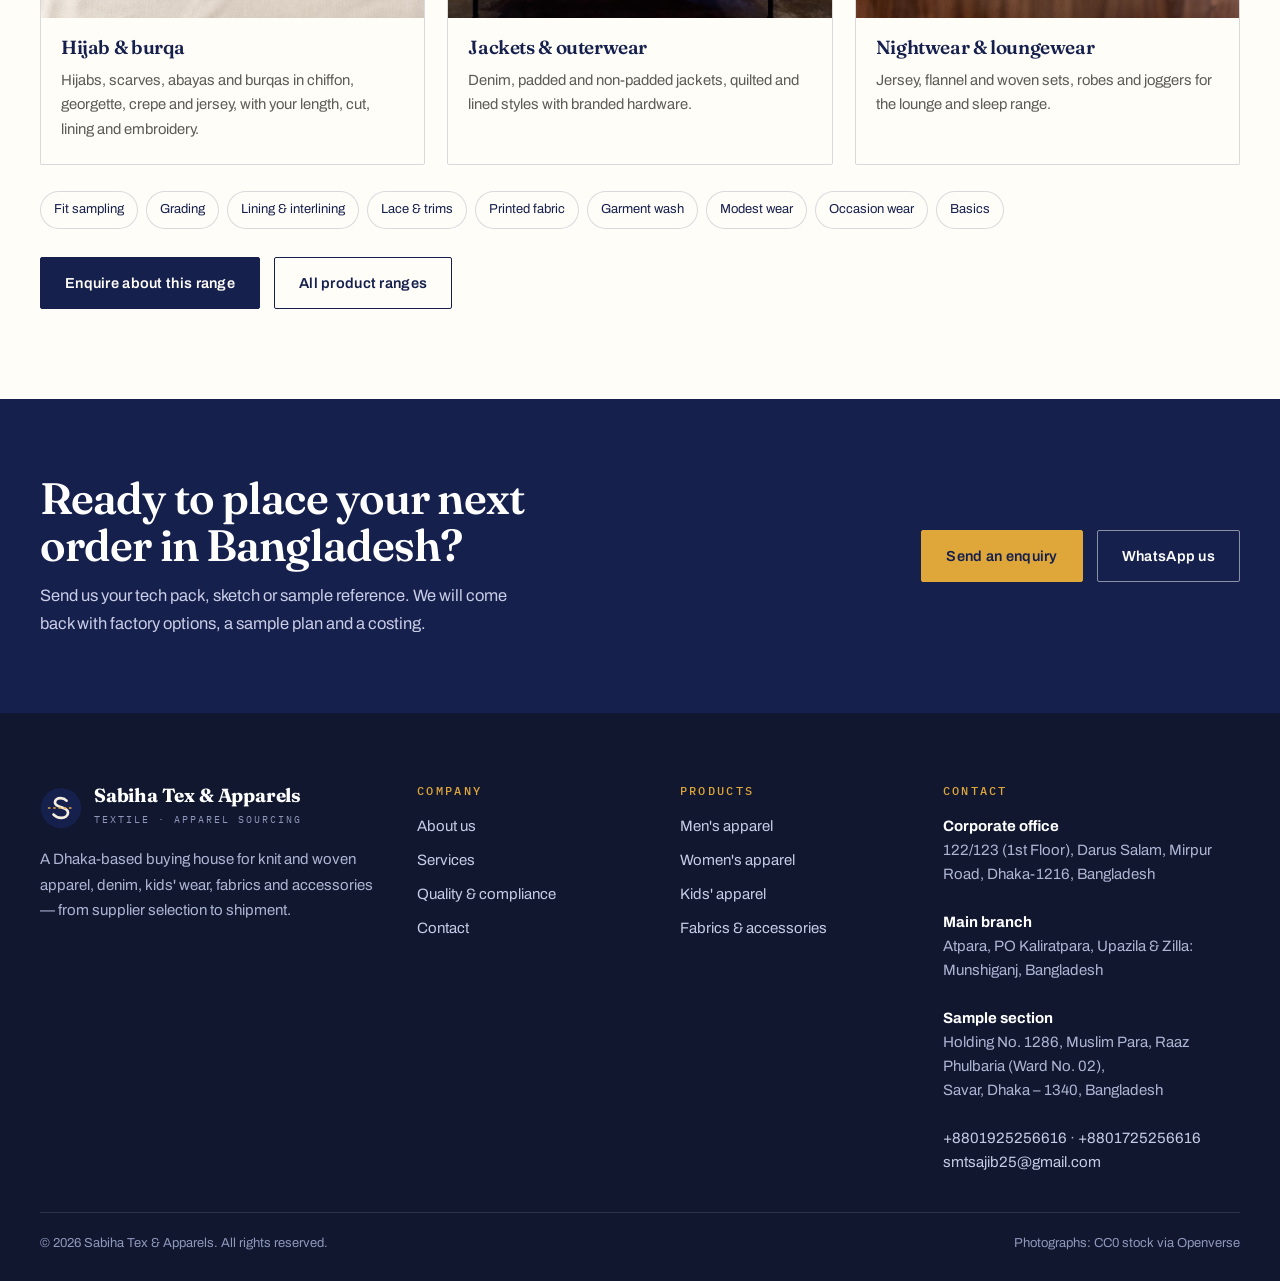
<file: womens.html>
<!doctype html>
<html lang="en">
<head>
<meta charset="utf-8" />
<meta name="viewport" content="width=device-width, initial-scale=1" />
<title>Women's Apparel Sourcing — Sabiha Tex &amp; Apparels</title>
<meta name="description" content="Tops, blouses, dresses, skirts, denim, hijab and burqa, outerwear and nightwear for women, developed to your fit block in Bangladesh." />
<link rel="canonical" href="https://www.sabihatexandapparels.com/womens.html" />
<meta name="theme-color" content="#16204d" />
<meta property="og:type" content="website" />
<meta property="og:site_name" content="Sabiha Tex &amp; Apparels" />
<meta property="og:title" content="Women's Apparel Sourcing — Sabiha Tex &amp; Apparels" />
<meta property="og:description" content="Tops, blouses, dresses, skirts, denim, hijab and burqa, outerwear and nightwear for women, developed to your fit block in Bangladesh." />
<meta property="og:url" content="https://www.sabihatexandapparels.com/womens.html" />
<meta property="og:image" content="https://www.sabihatexandapparels.com/assets/img/hero-sewing.jpg" />
<meta name="twitter:card" content="summary_large_image" />
<link rel="icon" href="favicon.svg" type="image/svg+xml" />
<link rel="preconnect" href="https://fonts.googleapis.com" />
<link rel="preconnect" href="https://fonts.gstatic.com" crossorigin />
<link href="https://fonts.googleapis.com/css2?family=Archivo:wght@400;500;600&family=Fraunces:opsz,wght@9..144,500;9..144,600;9..144,700&family=IBM+Plex+Mono:wght@400;500&display=swap" rel="stylesheet" />
<link rel="stylesheet" href="assets/css/style.css" />
</head>
<body>
<div class="topbar">
  <div class="wrap">
    <span>Apparel sourcing &amp; buying house &middot; Dhaka, Bangladesh</span>
    <span><a href="mailto:smtsajib25@gmail.com">smtsajib25@gmail.com</a> &nbsp;|&nbsp; <a href="tel:+8801925256616">+8801925256616</a></span>
  </div>
</div>

<header class="site">
  <div class="wrap">
    <a class="brand" href="index.html" aria-label="Sabiha Tex &amp; Apparels — home">
      <svg viewBox="0 0 48 48" aria-hidden="true">
        <circle cx="24" cy="24" r="23" fill="#16204d"/>
        <path d="M15.5 31.5c2.5 2.7 5.4 3.7 8.8 3.7 4.4 0 7.7-2.3 7.7-6 0-7.3-14.9-4.8-14.9-11.5 0-2.9 2.7-4.9 6.4-4.9 2.8 0 5.1 1 6.8 2.8" fill="none" stroke="#f4eee0" stroke-width="3.1" stroke-linecap="round"/>
        <path d="M9 24h30" stroke="#dfa63a" stroke-width="1.9" stroke-dasharray="3 3"/>
      </svg>
      <span><b>Sabiha Tex &amp; Apparels</b><small>Textile &middot; Apparel Sourcing</small></span>
    </a>
    <button class="burger" aria-expanded="false" aria-controls="menu" aria-label="Menu">
      <span></span><span></span><span></span>
    </button>
    <nav class="main" id="menu">
      <a href="index.html">Home</a>
      <a href="about.html">About</a>
      <a href="services.html">Services</a>
      <a href="products.html">Products</a>
      <a href="quality.html">Quality</a>
      <a href="contact.html">Contact</a>
      <a class="btn nav-cta" href="contact.html">Send an enquiry</a>
    </nav>
  </div>
</header>

<section class="hero compact">
  <img class="bg" src="assets/img/womens-model.jpg" alt="" />
  <div class="wrap">
    <p class="crumbs"><a href="index.html">Home</a> / Women's apparel</p>
    <p class="eyebrow light">Women's apparel</p>
    <h1>Women's knit, woven and denim</h1>
    <p>Tops, dresses, denim and modest wear developed to your fit block and finished to your retail standard.</p>
    
  </div>
</section>

<section class="section">
  <div class="wrap">
    <div class="section-head reveal">
      <p class="eyebrow">Product types</p>
      <h2>Women's range</h2>
      <p>Send a reference garment or tech pack and we will build the fit sample first, then price the bulk.</p>
    </div>
    <div class="items">
  <article class="item reveal" style="transition-delay:0ms">
    <img src="assets/img/womens-dress.jpg" alt="Tops &amp; blouses" loading="lazy" />
    <div class="body"><h3>Tops &amp; blouses</h3><p>Knit tops, woven blouses and shirts in viscose, poplin, linen blends and printed fabrics.</p></div>
  </article>
  <article class="item reveal" style="transition-delay:80ms">
    <img src="assets/img/womens-hangers.jpg" alt="Dresses &amp; skirts" loading="lazy" />
    <div class="body"><h3>Dresses &amp; skirts</h3><p>Casual, printed and occasion styles with lining, trims and closures to your specification.</p></div>
  </article>
  <article class="item reveal" style="transition-delay:160ms">
    <img src="assets/img/denim-jeans.jpg" alt="Jeans &amp; trousers" loading="lazy" />
    <div class="body"><h3>Jeans &amp; trousers</h3><p>Stretch denim, twill and wide-leg styles, with your wash recipe and hardware.</p></div>
  </article>
  <article class="item reveal" style="transition-delay:0ms">
    <img src="assets/img/modestwear.jpg" alt="Hijab &amp; burqa" loading="lazy" />
    <div class="body"><h3>Hijab &amp; burqa</h3><p>Hijabs, scarves, abayas and burqas in chiffon, georgette, crepe and jersey, with your length, cut, lining and embroidery.</p></div>
  </article>
  <article class="item reveal" style="transition-delay:80ms">
    <img src="assets/img/womens-jackets.jpg" alt="Jackets &amp; outerwear" loading="lazy" />
    <div class="body"><h3>Jackets &amp; outerwear</h3><p>Denim, padded and non-padded jackets, quilted and lined styles with branded hardware.</p></div>
  </article>
  <article class="item reveal" style="transition-delay:160ms">
    <img src="assets/img/hangers.jpg" alt="Nightwear &amp; loungewear" loading="lazy" />
    <div class="body"><h3>Nightwear &amp; loungewear</h3><p>Jersey, flannel and woven sets, robes and joggers for the lounge and sleep range.</p></div>
  </article>
</div>
    <div class="taglist"><span>Fit sampling</span><span>Grading</span><span>Lining &amp; interlining</span><span>Lace &amp; trims</span><span>Printed fabric</span><span>Garment wash</span><span>Modest wear</span><span>Occasion wear</span><span>Basics</span></div>
    <div class="btn-row"><a class="btn" href="contact.html">Enquire about this range</a><a class="btn ghost" href="products.html">All product ranges</a></div>
  </div>
</section>

<section class="cta-band">
  <div class="wrap reveal">
    <div>
      <h2>Ready to place your next order in Bangladesh?</h2>
      <p>Send us your tech pack, sketch or sample reference. We will come back with factory options, a sample plan and a costing.</p>
    </div>
    <div class="btn-row" style="margin:0">
      <a class="btn light" href="contact.html">Send an enquiry</a>
      <a class="btn outline-light" href="https://wa.me/8801925256616" target="_blank" rel="noopener">WhatsApp us</a>
    </div>
  </div>
</section>

<footer class="site">
  <div class="wrap">
    <div class="cols">
      <div>
        <a class="brand" href="index.html" style="margin-bottom:16px">
          <svg viewBox="0 0 48 48" aria-hidden="true">
        <circle cx="24" cy="24" r="23" fill="#16204d"/>
        <path d="M15.5 31.5c2.5 2.7 5.4 3.7 8.8 3.7 4.4 0 7.7-2.3 7.7-6 0-7.3-14.9-4.8-14.9-11.5 0-2.9 2.7-4.9 6.4-4.9 2.8 0 5.1 1 6.8 2.8" fill="none" stroke="#f4eee0" stroke-width="3.1" stroke-linecap="round"/>
        <path d="M9 24h30" stroke="#dfa63a" stroke-width="1.9" stroke-dasharray="3 3"/>
      </svg>
          <span><b>Sabiha Tex &amp; Apparels</b><small>Textile &middot; Apparel Sourcing</small></span>
        </a>
        <p style="color:#aeb5d4;max-width:38ch">A Dhaka-based buying house for knit and woven apparel, denim, kids' wear, fabrics and accessories — from supplier selection to shipment.</p>
      </div>
      <div>
        <h4>Company</h4>
        <ul>
          <li><a href="about.html">About us</a></li>
          <li><a href="services.html">Services</a></li>
          <li><a href="quality.html">Quality &amp; compliance</a></li>
          <li><a href="contact.html">Contact</a></li>
        </ul>
      </div>
      <div>
        <h4>Products</h4>
        <ul>
          <li><a href="mens.html">Men's apparel</a></li>
          <li><a href="womens.html">Women's apparel</a></li>
          <li><a href="kids.html">Kids' apparel</a></li>
          <li><a href="fabrics-accessories.html">Fabrics &amp; accessories</a></li>
        </ul>
      </div>
      <div>
        <h4>Contact</h4>
        <address>
          <strong style="color:#fff">Corporate office</strong><br />
          122/123 (1st Floor), Darus Salam, Mirpur Road, Dhaka-1216, Bangladesh<br /><br />
          <strong style="color:#fff">Main branch</strong><br />
          Atpara, PO Kaliratpara, Upazila &amp; Zilla: Munshiganj, Bangladesh<br /><br />
          <strong style="color:#fff">Sample section</strong><br />
          Holding No. 1286, Muslim Para, Raaz Phulbaria (Ward No. 02),<br />Savar, Dhaka &ndash; 1340, Bangladesh<br /><br />
          <a href="tel:+8801925256616">+8801925256616</a> &middot; <a href="tel:+8801725256616">+8801725256616</a><br />
          <a href="mailto:smtsajib25@gmail.com">smtsajib25@gmail.com</a>
        </address>
      </div>
    </div>
    <div class="foot-bottom">
      <span>&copy; <span id="yr">2026</span> Sabiha Tex &amp; Apparels. All rights reserved.</span>
      <span>Photographs: CC0 stock via Openverse</span>
    </div>
  </div>
</footer>

<a class="float-wa" href="https://wa.me/8801925256616" target="_blank" rel="noopener" aria-label="Chat on WhatsApp"><svg viewBox="0 0 32 32" aria-hidden="true"><path d="M16 3C8.8 3 3 8.8 3 16c0 2.3.6 4.5 1.7 6.4L3 29l6.8-1.8A13 13 0 1 0 16 3zm0 23.6c-2.1 0-4.1-.6-5.9-1.6l-.4-.2-4 1 1.1-3.9-.3-.4A10.6 10.6 0 1 1 16 26.6zm5.8-7.9c-.3-.2-1.9-.9-2.2-1-.3-.1-.5-.2-.7.2-.2.3-.8 1-.9 1.2-.2.2-.3.2-.6.1-1.8-.9-3-1.6-4.2-3.6-.3-.5.3-.5.9-1.6.1-.2 0-.4 0-.6l-.9-2.2c-.2-.6-.5-.5-.7-.5h-.6c-.2 0-.6.1-.9.4-1.2 1.2-1.2 2.9-.1 4.6 1.1 1.7 2.4 3.9 5.9 5.4 2.3 1 3.2 1.1 4.3.9.7-.1 1.9-.8 2.2-1.6.3-.8.3-1.4.2-1.6-.1-.1-.3-.2-.6-.3z"/></svg></a>
<script src="assets/js/site.js"></script>
</body>
</html>
</file>
<file: assets/css/style.css>
/* Sabiha Tex & Apparels — site styles */
:root {
  --indigo: #16204d;
  --indigo-700: #223068;
  --indigo-300: #6472ad;
  --cotton: #f4eee0;
  --cotton-2: #ebe2cd;
  --paper: #fffdf8;
  --madder: #b8432a;
  --madder-dark: #93311c;
  --turmeric: #dfa63a;
  --leaf: #4f7a52;
  --ink: #16161f;
  --muted: #5d5b56;
  --line: rgba(22, 32, 77, .16);
  --radius: 2px;
  --shadow: 0 18px 40px -24px rgba(22, 32, 77, .55);
  --wrap: 1200px;
}

* { box-sizing: border-box; margin: 0; padding: 0; }
html { scroll-behavior: smooth; }
body {
  background: var(--paper);
  color: var(--ink);
  font-family: "Archivo", system-ui, sans-serif;
  font-size: 16.5px;
  line-height: 1.68;
  -webkit-font-smoothing: antialiased;
  overflow-x: hidden;
}
img { max-width: 100%; display: block; }
a { color: var(--indigo); text-decoration-thickness: 1px; text-underline-offset: 3px; }
h1, h2, h3, h4 { font-family: "Fraunces", Georgia, serif; font-weight: 600; line-height: 1.08; letter-spacing: -.02em; color: var(--indigo); }
h1 { font-size: clamp(34px, 5.4vw, 64px); }
h2 { font-size: clamp(27px, 3.6vw, 44px); }
h3 { font-size: clamp(19px, 1.7vw, 23px); line-height: 1.22; }
p { color: var(--muted); }
.wrap { width: min(100% - 40px, var(--wrap)); margin-inline: auto; }
.eyebrow {
  font-family: "IBM Plex Mono", ui-monospace, monospace;
  font-size: 12px; letter-spacing: .22em; text-transform: uppercase;
  color: var(--madder); display: inline-flex; align-items: center; gap: 10px; margin-bottom: 14px;
}
.eyebrow::before { content: ""; width: 26px; border-top: 2px dashed currentColor; }
.eyebrow.light { color: var(--turmeric); }
.lede { font-size: clamp(16px, 1.5vw, 19px); max-width: 68ch; }
.section { padding: clamp(56px, 7vw, 104px) 0; }
.section.tint { background: var(--cotton); }
.section.ink { background: var(--indigo); }
.section.ink h2, .section.ink h3 { color: var(--paper); }
.section.ink p { color: #c9cde6; }
.section-head { max-width: 760px; margin-bottom: clamp(28px, 4vw, 48px); }
.section-head p { margin-top: 14px; }

/* buttons */
.btn {
  display: inline-flex; align-items: center; gap: 10px;
  padding: 13px 24px; border: 1.5px solid var(--indigo); background: var(--indigo); color: var(--paper);
  font-weight: 600; font-size: 14.5px; letter-spacing: .02em; text-decoration: none; border-radius: var(--radius);
  transition: transform .18s ease, background .18s ease, color .18s ease;
}
.btn:hover { background: var(--madder); border-color: var(--madder); transform: translateY(-2px); }
.btn.ghost { background: transparent; color: var(--indigo); }
.btn.ghost:hover { background: var(--indigo); color: var(--paper); }
.btn.light { background: var(--turmeric); border-color: var(--turmeric); color: var(--indigo); }
.btn.light:hover { background: var(--paper); border-color: var(--paper); }
.btn.outline-light { background: transparent; border-color: rgba(255, 255, 255, .5); color: #fff; }
.btn.outline-light:hover { background: #fff; color: var(--indigo); border-color: #fff; }
.btn-row { display: flex; flex-wrap: wrap; gap: 14px; margin-top: 28px; }

/* header */
.topbar {
  background: var(--indigo); color: #c9cde6; font-size: 13px;
  font-family: "IBM Plex Mono", monospace; letter-spacing: .04em;
}
.topbar .wrap { display: flex; flex-wrap: wrap; gap: 6px 26px; justify-content: space-between; padding: 8px 0; }
.topbar a { color: #e6e8f5; text-decoration: none; }
.topbar a:hover { color: var(--turmeric); }
.topbar span { display: inline-flex; align-items: center; gap: 8px; }

header.site {
  position: sticky; top: 0; z-index: 60;
  background: rgba(255, 253, 248, .94); backdrop-filter: blur(10px);
  border-bottom: 1px solid var(--line);
}
header.site .wrap { display: flex; align-items: center; justify-content: space-between; gap: 20px; padding: 14px 0; }
.brand { display: flex; align-items: center; gap: 12px; text-decoration: none; }
.brand svg { width: 42px; height: 42px; flex: none; }
.brand b { font-family: "Fraunces", serif; font-size: 19px; color: var(--indigo); display: block; line-height: 1.1; letter-spacing: -.01em; }
.brand small { font-family: "IBM Plex Mono", monospace; font-size: 10px; letter-spacing: .2em; text-transform: uppercase; color: var(--muted); }
nav.main { display: flex; align-items: center; gap: 4px; }
nav.main a {
  padding: 9px 13px; font-size: 14.5px; font-weight: 500; color: var(--indigo);
  text-decoration: none; border-radius: var(--radius); position: relative;
}
nav.main a::after {
  content: ""; position: absolute; left: 13px; right: 13px; bottom: 4px; height: 2px;
  background: var(--madder); transform: scaleX(0); transform-origin: left; transition: transform .22s ease;
}
nav.main a:hover::after, nav.main a[aria-current="page"]::after { transform: scaleX(1); }
nav.main a[aria-current="page"] { color: var(--madder); }
.nav-cta { margin-left: 10px; }
nav.main a.btn, nav.main a.btn:hover { color: var(--paper); }
nav.main a.btn::after { display: none; }
.burger {
  display: none; width: 44px; height: 40px; border: 1.5px solid var(--line); background: transparent;
  border-radius: var(--radius); cursor: pointer; position: relative;
}
.burger span { position: absolute; left: 11px; right: 11px; height: 2px; background: var(--indigo); transition: .22s; }
.burger span:nth-child(1) { top: 13px; }
.burger span:nth-child(2) { top: 19px; }
.burger span:nth-child(3) { top: 25px; }
.burger[aria-expanded="true"] span:nth-child(1) { top: 19px; transform: rotate(45deg); }
.burger[aria-expanded="true"] span:nth-child(2) { opacity: 0; }
.burger[aria-expanded="true"] span:nth-child(3) { top: 19px; transform: rotate(-45deg); }

/* hero */
.hero { position: relative; color: #fff; isolation: isolate; }
.hero img.bg { position: absolute; inset: 0; width: 100%; height: 100%; object-fit: cover; z-index: -2; }
.hero::after {
  content: ""; position: absolute; inset: 0; z-index: -1;
  background: linear-gradient(100deg, rgba(14, 20, 50, .93) 10%, rgba(14, 20, 50, .76) 48%, rgba(14, 20, 50, .45) 100%);
}
.hero .wrap { padding: clamp(64px, 11vw, 150px) 0 clamp(52px, 8vw, 110px); }
.hero h1 { color: #fff; max-width: 17ch; }
.hero p { color: #d7dbee; max-width: 56ch; margin-top: 22px; font-size: clamp(16px, 1.5vw, 19px); }
.hero.compact .wrap { padding: clamp(46px, 7vw, 88px) 0; }
.hero.compact h1 { max-width: 22ch; }
.chips { display: flex; flex-wrap: wrap; gap: 10px; margin-top: 34px; }
.chips span {
  font-family: "IBM Plex Mono", monospace; font-size: 12px; letter-spacing: .12em; text-transform: uppercase;
  border: 1px solid rgba(255, 255, 255, .34); color: #fff; padding: 7px 13px; border-radius: 999px;
}
.crumbs { font-size: 13px; color: #b9c0dd; margin-bottom: 16px; font-family: "IBM Plex Mono", monospace; }
.crumbs a { color: #d9deef; text-decoration: none; }
.crumbs a:hover { color: var(--turmeric); }

/* grids & cards */
.grid { display: grid; gap: 24px; }
.g2 { grid-template-columns: repeat(2, minmax(0, 1fr)); }
.g3 { grid-template-columns: repeat(3, minmax(0, 1fr)); }
.g4 { grid-template-columns: repeat(4, minmax(0, 1fr)); }
.card {
  background: var(--paper); border: 1px solid var(--line); border-radius: var(--radius);
  padding: 26px 24px 28px; transition: transform .2s ease, box-shadow .2s ease, border-color .2s ease;
}
.card:hover { transform: translateY(-4px); box-shadow: var(--shadow); border-color: var(--indigo); }
.card .num {
  font-family: "IBM Plex Mono", monospace; font-size: 12px; letter-spacing: .14em;
  color: var(--madder); display: block; margin-bottom: 12px;
}
.card h3 { margin-bottom: 10px; }
.card p { font-size: 15.3px; }
.card ul { margin-top: 12px; }
.ticks { list-style: none; display: grid; gap: 9px; }
.ticks li { position: relative; padding-left: 26px; font-size: 15.3px; color: var(--muted); }
.ticks li::before {
  content: ""; position: absolute; left: 0; top: .52em; width: 13px; height: 7px;
  border-left: 2px solid var(--madder); border-bottom: 2px solid var(--madder); transform: rotate(-45deg);
}
.section.ink .ticks li { color: #c9cde6; }
.section.ink .ticks li::before { border-color: var(--turmeric); }

/* media card (product category) */
.mcard { display: block; text-decoration: none; position: relative; overflow: hidden; border-radius: var(--radius); background: var(--indigo); }
.mcard img { aspect-ratio: 4 / 3; object-fit: cover; width: 100%; transition: transform .6s cubic-bezier(.2, .7, .2, 1), opacity .3s; opacity: .88; }
.mcard:hover img { transform: scale(1.06); opacity: .7; }
.mcard .cap { position: absolute; inset: auto 0 0 0; padding: 22px 20px; background: linear-gradient(transparent, rgba(12, 18, 44, .9)); }
.mcard .cap h3 { color: #fff; font-size: 21px; }
.mcard .cap span { font-family: "IBM Plex Mono", monospace; font-size: 11.5px; letter-spacing: .16em; text-transform: uppercase; color: var(--turmeric); }
.mcard .cap p { color: #d3d8ef; font-size: 14px; margin-top: 6px; }

/* split section */
.split { display: grid; grid-template-columns: 1.05fr 1fr; gap: clamp(26px, 5vw, 64px); align-items: center; }
.split.rev { direction: rtl; }
.split.rev > * { direction: ltr; }
.split figure { position: relative; }
.split figure img { width: 100%; aspect-ratio: 4 / 3.1; object-fit: cover; border-radius: var(--radius); }
.split figure::after {
  content: ""; position: absolute; inset: 14px -14px -14px 14px; border: 1.5px solid var(--turmeric); z-index: -1; border-radius: var(--radius);
}
.stack-img { display: grid; grid-template-columns: 1fr 1fr; gap: 14px; }
.stack-img img { width: 100%; height: 100%; object-fit: cover; border-radius: var(--radius); aspect-ratio: 1 / 1; }
.stack-img img:first-child { grid-row: span 2; aspect-ratio: 3 / 4.2; }

/* process timeline */
.steps { counter-reset: s; display: grid; gap: 2px; border-top: 1px solid var(--line); }
.steps li { list-style: none; border-bottom: 1px solid var(--line); display: grid; grid-template-columns: 90px 1fr; gap: 22px; padding: 22px 4px; align-items: start; }
.steps li .idx { font-family: "IBM Plex Mono", monospace; font-size: 13px; color: var(--madder); letter-spacing: .12em; padding-top: 4px; }
.steps li h3 { font-size: 20px; margin-bottom: 6px; }
.steps li p { font-size: 15.3px; }
.section.ink .steps { border-color: rgba(255, 255, 255, .18); }
.section.ink .steps li { border-color: rgba(255, 255, 255, .18); }
.section.ink .steps li .idx { color: var(--turmeric); }

/* item list (product pages) */
.items { display: grid; grid-template-columns: repeat(3, minmax(0, 1fr)); gap: 22px; }
.item { border: 1px solid var(--line); border-radius: var(--radius); overflow: hidden; background: var(--paper); }
.item img { aspect-ratio: 5 / 4; object-fit: cover; width: 100%; }
.item .body { padding: 18px 20px 22px; }
.item h3 { font-size: 19px; margin-bottom: 8px; }
.item p { font-size: 14.8px; }
.taglist { display: flex; flex-wrap: wrap; gap: 8px; margin-top: 26px; }
.taglist span {
  font-size: 13px; border: 1px solid var(--line); padding: 7px 13px; border-radius: 999px;
  background: var(--paper); color: var(--indigo);
}

/* faq */
.faq { border-top: 1px solid var(--line); }
.faq details { border-bottom: 1px solid var(--line); padding: 4px 0; }
.faq summary {
  cursor: pointer; list-style: none; padding: 20px 46px 20px 0; position: relative;
  font-family: "Fraunces", serif; font-size: clamp(17px, 1.6vw, 20px); color: var(--indigo); font-weight: 600;
}
.faq summary::-webkit-details-marker { display: none; }
.faq summary::after {
  content: "+"; position: absolute; right: 8px; top: 50%; transform: translateY(-50%);
  font-family: "IBM Plex Mono", monospace; font-size: 22px; color: var(--madder); transition: transform .2s;
}
.faq details[open] summary::after { content: "–"; }
.faq details p { padding-bottom: 20px; max-width: 86ch; }

/* contact */
.contact-grid { display: grid; grid-template-columns: 1fr 1.1fr; gap: clamp(28px, 5vw, 60px); align-items: start; }
.info-list { display: grid; gap: 22px; margin-top: 8px; }
.info-list .row { display: grid; grid-template-columns: 42px 1fr; gap: 16px; align-items: start; }
.info-list .ic { width: 42px; height: 42px; border: 1.5px solid var(--line); border-radius: var(--radius); display: grid; place-items: center; }
.info-list .ic svg { width: 19px; height: 19px; stroke: var(--madder); fill: none; stroke-width: 1.8; }
.info-list h4 { font-family: "IBM Plex Mono", monospace; font-size: 11.5px; letter-spacing: .18em; text-transform: uppercase; color: var(--muted); margin-bottom: 4px; font-weight: 500; }
.info-list a, .info-list address { color: var(--indigo); font-style: normal; text-decoration: none; font-size: 15.6px; line-height: 1.55; display: block; }
.info-list a:hover { color: var(--madder); }
form.enquiry { background: var(--cotton); border: 1px solid var(--line); padding: clamp(22px, 3vw, 34px); border-radius: var(--radius); }
form.enquiry label { display: block; font-size: 13px; font-weight: 600; color: var(--indigo); margin: 0 0 6px; letter-spacing: .02em; }
form.enquiry input, form.enquiry select, form.enquiry textarea {
  width: 100%; padding: 12px 14px; border: 1.5px solid var(--line); background: var(--paper);
  font: inherit; font-size: 15px; color: var(--ink); border-radius: var(--radius); margin-bottom: 16px;
}
form.enquiry input:focus, form.enquiry select:focus, form.enquiry textarea:focus { outline: 2px solid var(--indigo); outline-offset: 1px; border-color: var(--indigo); }
form.enquiry textarea { min-height: 128px; resize: vertical; }
form.enquiry .two { display: grid; grid-template-columns: 1fr 1fr; gap: 16px; }
form.enquiry .two > div { min-width: 0; }
.form-note { font-size: 13px; color: var(--muted); margin-top: 10px; }
.map { border: 1px solid var(--line); border-radius: var(--radius); overflow: hidden; margin-top: 34px; }
.map iframe { display: block; width: 100%; height: 380px; border: 0; }

/* cta band */
.cta-band { background: var(--indigo); color: #fff; }
.cta-band .wrap { padding: clamp(44px, 6vw, 76px) 0; display: flex; flex-wrap: wrap; gap: 26px; align-items: center; justify-content: space-between; }
.cta-band h2 { color: #fff; max-width: 20ch; }
.cta-band p { color: #c9cde6; margin-top: 12px; max-width: 54ch; }

/* footer */
footer.site { background: #10172f; color: #aeb5d4; padding: clamp(44px, 6vw, 72px) 0 26px; font-size: 15px; }
footer.site .cols { display: grid; grid-template-columns: 1.5fr 1fr 1fr 1.3fr; gap: 34px; }
footer.site h4 { font-family: "IBM Plex Mono", monospace; font-size: 11.5px; letter-spacing: .2em; text-transform: uppercase; color: var(--turmeric); margin-bottom: 16px; font-weight: 500; }
footer.site a { color: #c6cce6; text-decoration: none; }
footer.site a:hover { color: #fff; text-decoration: underline; }
footer.site ul { list-style: none; display: grid; gap: 9px; }
footer.site .brand b { color: #fff; }
footer.site .brand small { color: #8f97bb; }
footer.site address { font-style: normal; line-height: 1.6; }
.foot-bottom {
  margin-top: 38px; padding-top: 20px; border-top: 1px solid rgba(255, 255, 255, .12);
  display: flex; flex-wrap: wrap; gap: 10px 26px; justify-content: space-between; font-size: 13px; color: #8f97bb;
}

/* float actions */
.float-wa {
  position: fixed; right: 18px; bottom: 18px; z-index: 70; width: 54px; height: 54px; border-radius: 50%;
  background: #25d366; display: grid; place-items: center; box-shadow: 0 10px 26px -8px rgba(0, 0, 0, .5);
}
.float-wa svg { width: 28px; height: 28px; fill: #fff; }

/* reveal */
.reveal { opacity: 0; transform: translateY(18px); transition: opacity .7s ease, transform .7s cubic-bezier(.2, .7, .2, 1); }
.reveal.in { opacity: 1; transform: none; }

/* responsive */
@media (max-width: 1000px) {
  .g4 { grid-template-columns: repeat(2, minmax(0, 1fr)); }
  .g3 { grid-template-columns: repeat(2, minmax(0, 1fr)); }
  .items { grid-template-columns: repeat(2, minmax(0, 1fr)); }
}
@media (max-width: 860px) {
  nav.main {
    position: fixed; inset: 0 0 auto 0; top: 0; flex-direction: column; align-items: stretch; gap: 0;
    background: var(--paper); padding: 78px 24px 30px; transform: translateY(-104%);
    transition: transform .3s ease, opacity .25s ease, visibility .3s;
    visibility: hidden; opacity: 0;
    box-shadow: var(--shadow); max-height: 100svh; overflow-y: auto;
  }
  nav.main.open { transform: none; visibility: visible; opacity: 1; }
  nav.main a { padding: 14px 4px; border-bottom: 1px solid var(--line); font-size: 17px; }
  nav.main a::after { display: none; }
  .nav-cta { margin: 18px 0 0; justify-content: center; }
  .burger { display: block; z-index: 61; }
  .split, .contact-grid { grid-template-columns: 1fr; }
  .split.rev { direction: ltr; }
  footer.site .cols { grid-template-columns: 1fr 1fr; }
}
@media (max-width: 620px) {
  .g2, .g3, .g4, .items { grid-template-columns: 1fr; }
  .steps li { grid-template-columns: 1fr; gap: 6px; }
  footer.site .cols { grid-template-columns: 1fr; }
  form.enquiry .two { grid-template-columns: 1fr; }
  .topbar .wrap { font-size: 12px; }
}
@media (prefers-reduced-motion: reduce) {
  *, *::before, *::after { animation-duration: .01ms !important; transition-duration: .01ms !important; }
  .reveal { opacity: 1; transform: none; }
  html { scroll-behavior: auto; }
}
</file>
